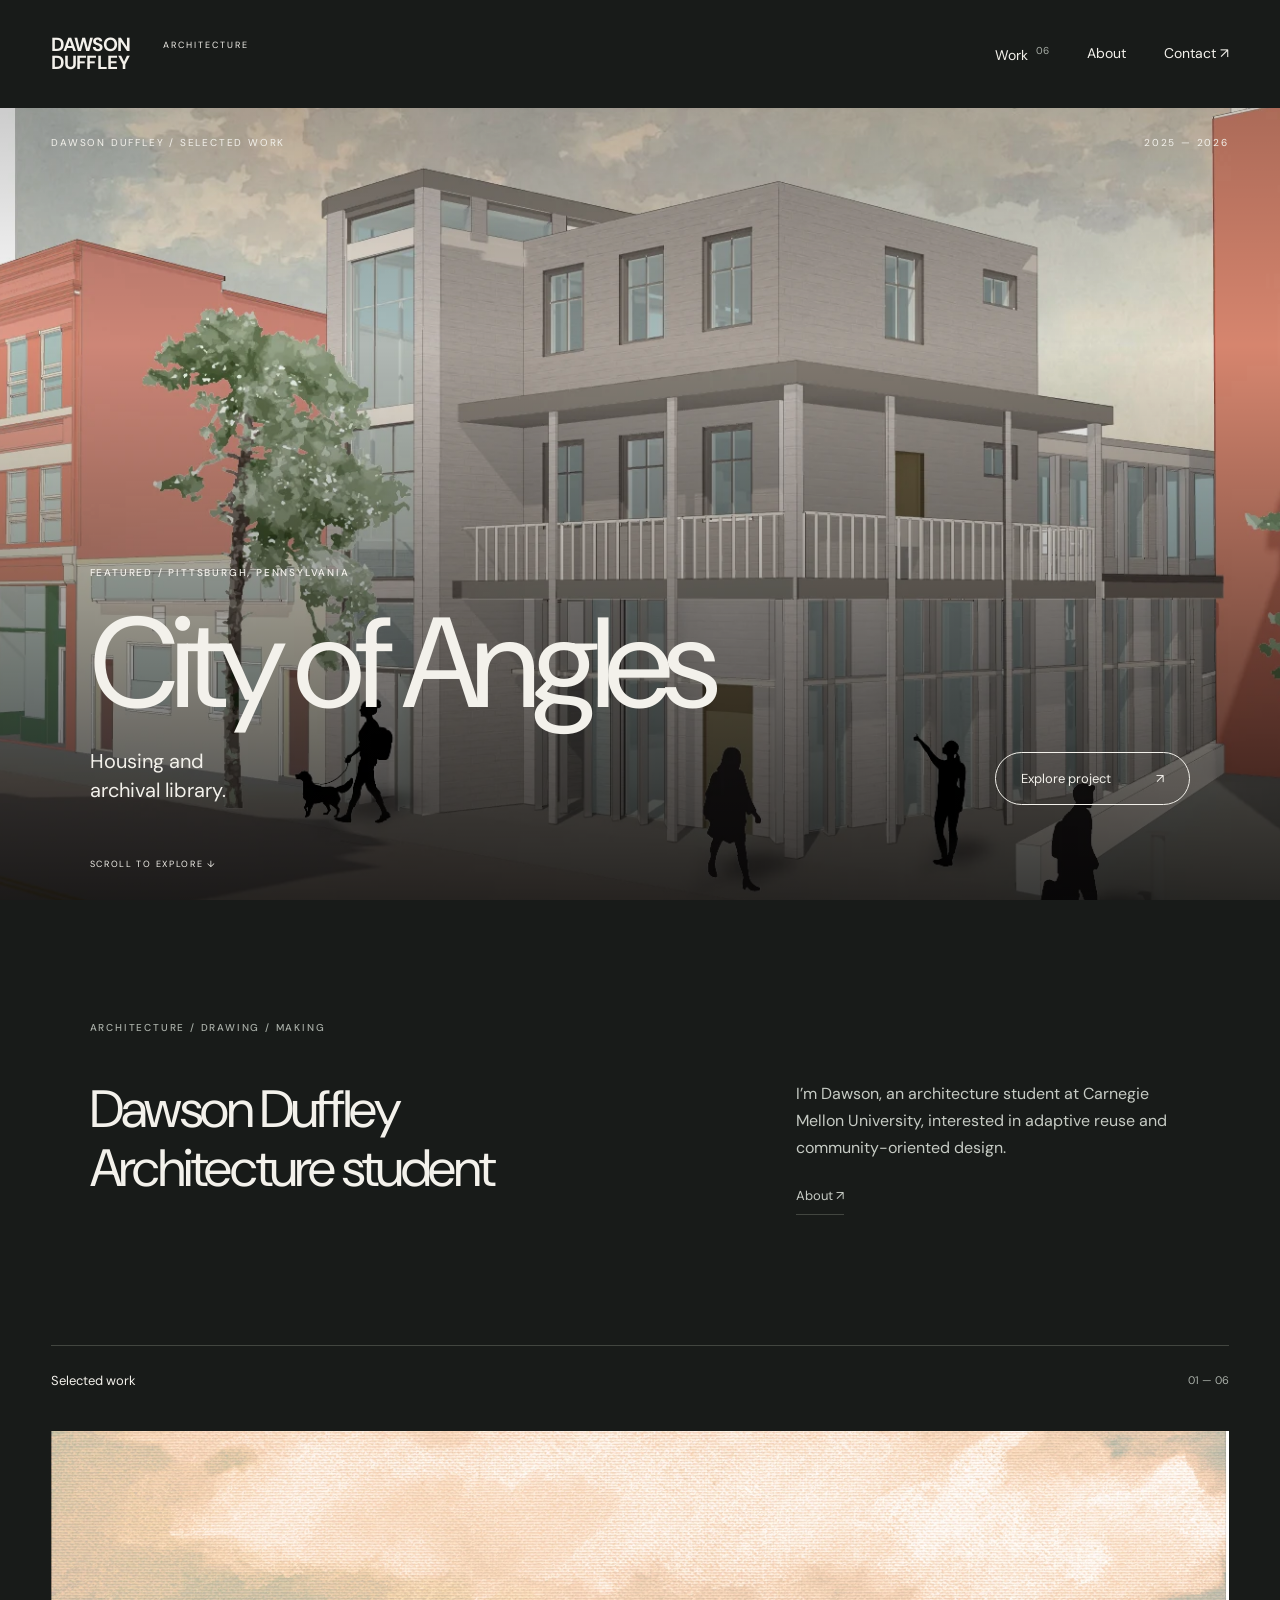
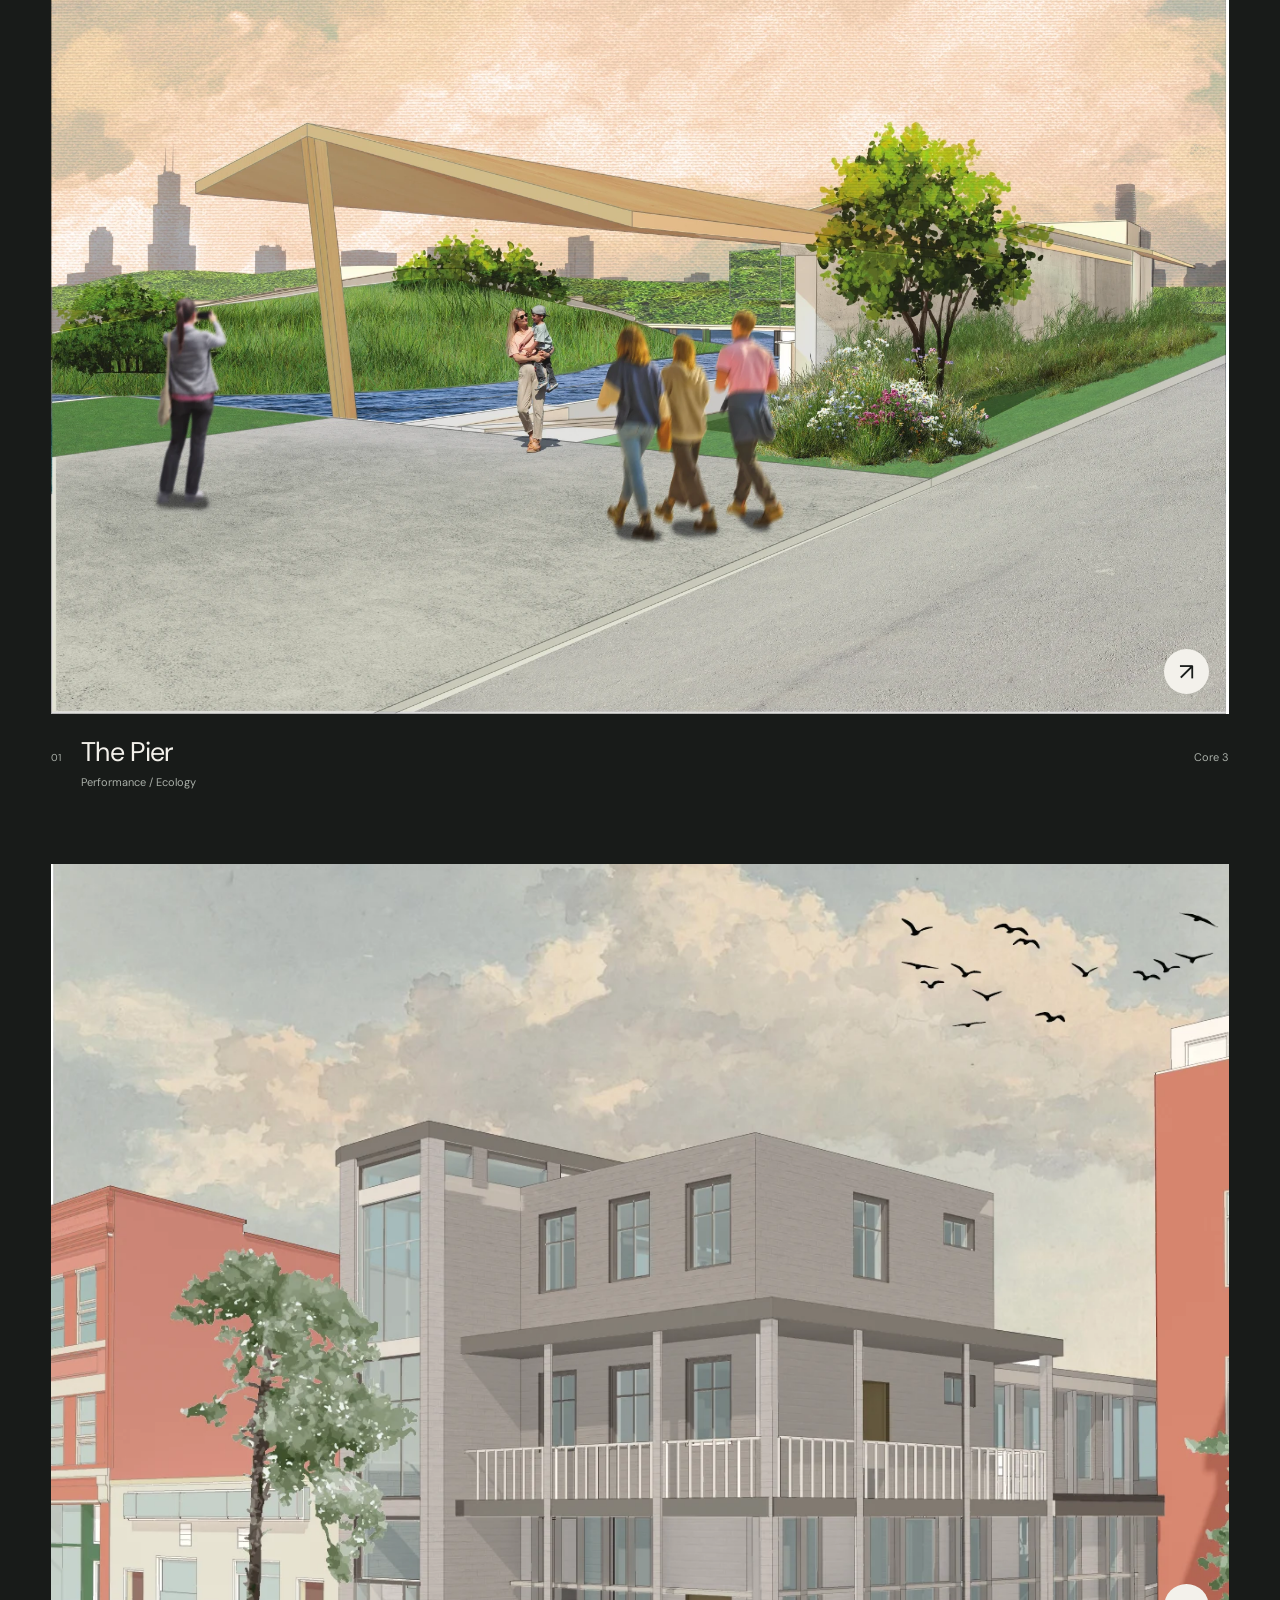
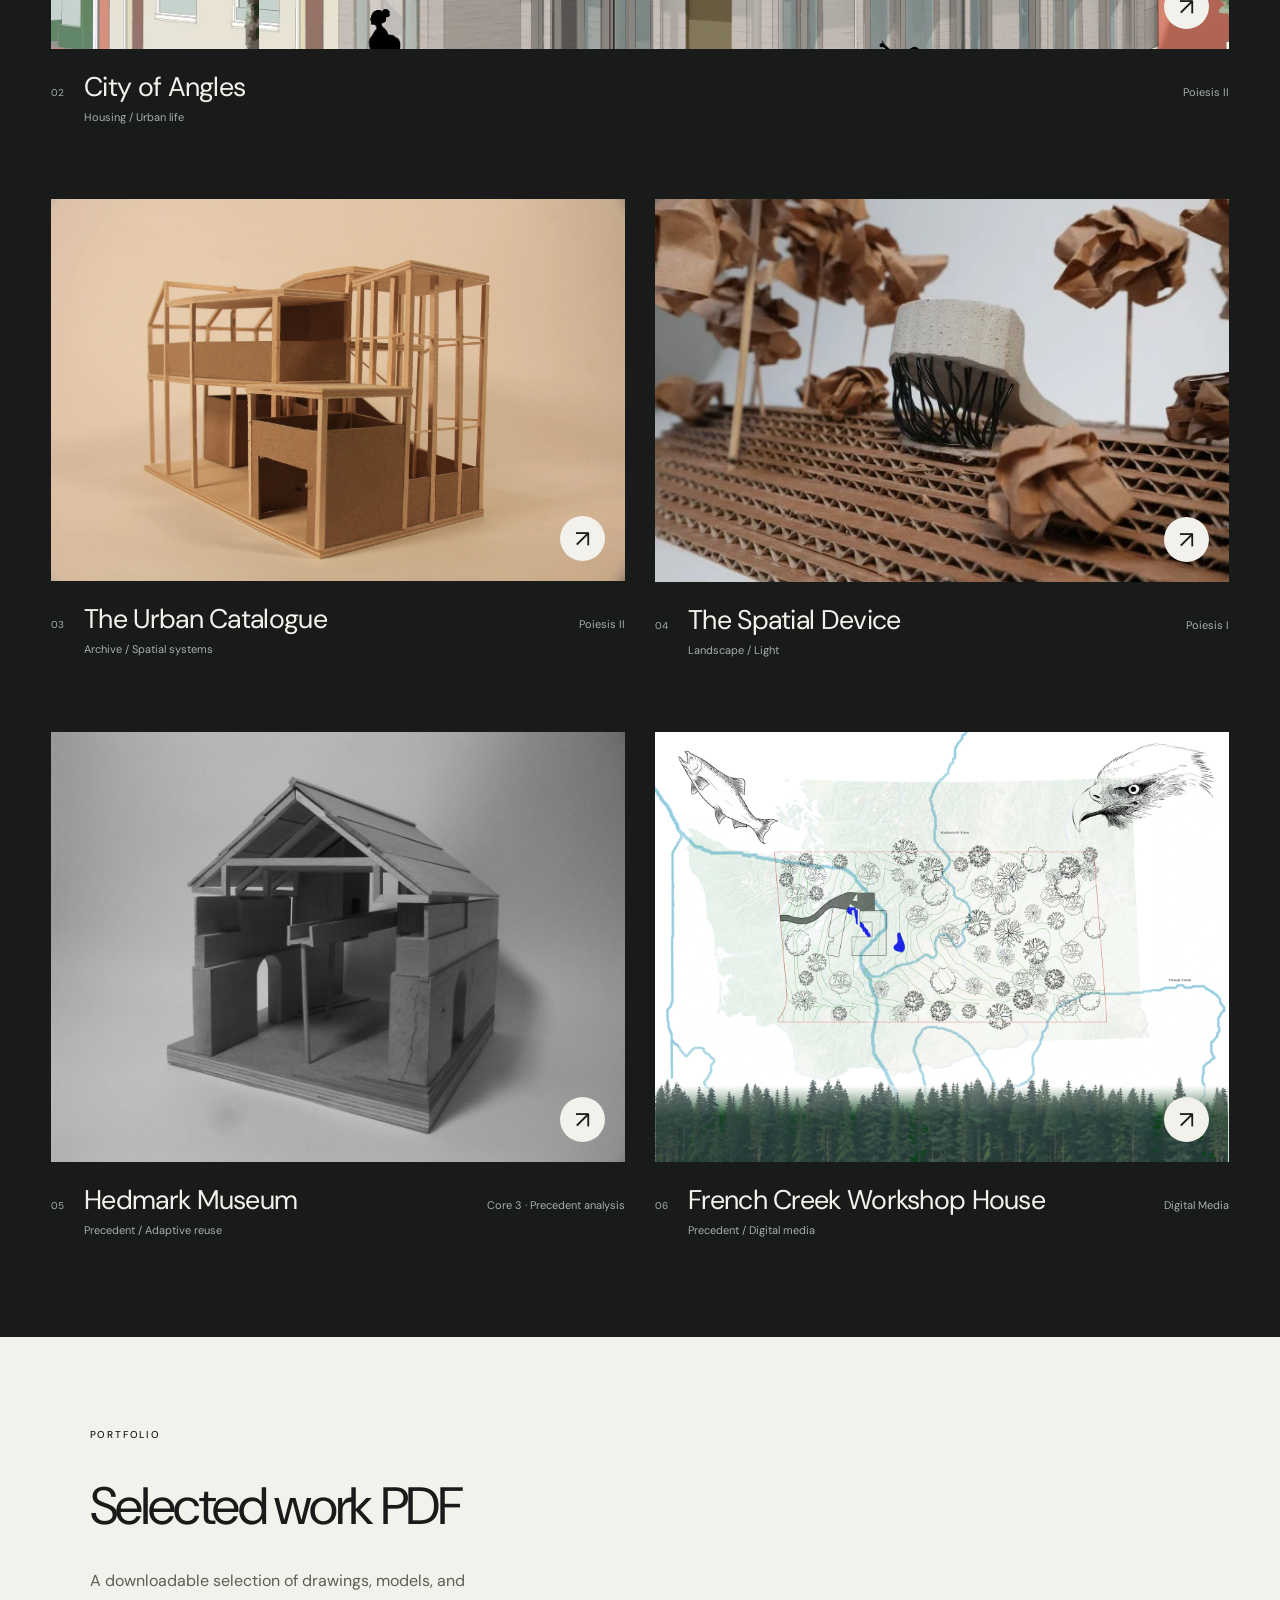
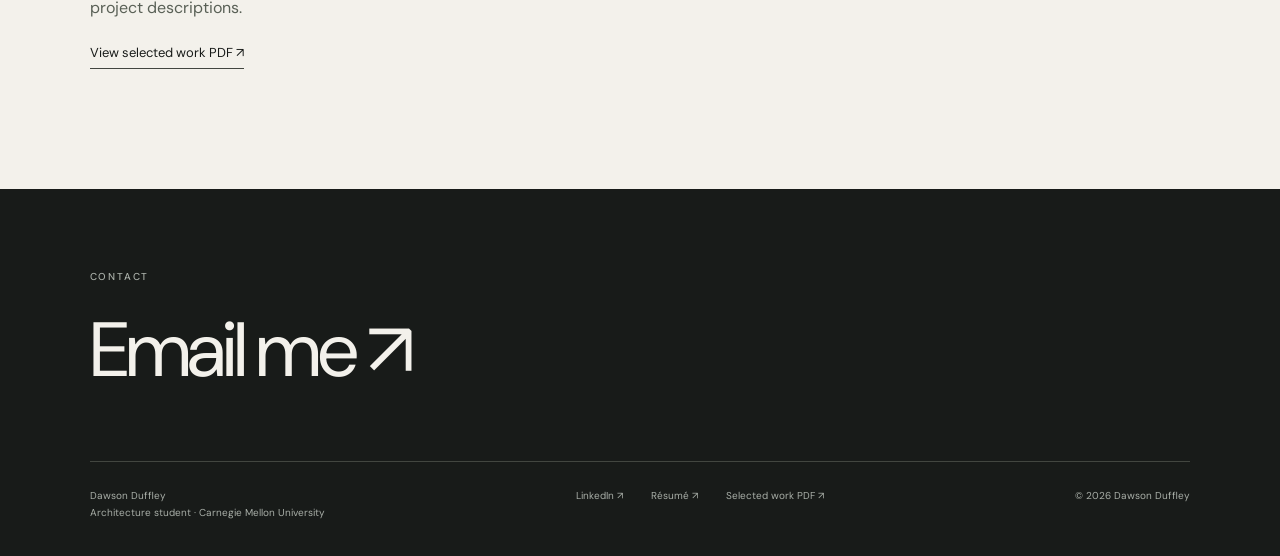
<file: index.html>
<!doctype html><html lang="en"><head><meta charset="utf-8"><meta name="viewport" content="width=device-width,initial-scale=1"><meta name="description" content="Architecture, drawing, and making. Selected work by Dawson Duffley, Carnegie Mellon University."><meta name="theme-color" content="#181b19"><title>Selected work — Dawson Duffley</title><link rel="icon" href="favicon.svg" type="image/svg+xml"><link rel="stylesheet" href="style.css?v=10"><script src="app.js" defer></script></head><body class="home"><a class="skip" href="#main">Skip to content</a><header><a class="wordmark" href="index.html" aria-label="Dawson Duffley home">DAWSON<br>DUFFLEY<span>ARCHITECTURE</span></a><nav aria-label="Main navigation"><a href="index.html#work">Work <span>06</span></a><a href="about.html">About</a><a href="mailto:dduffley@andrew.cmu.edu">Contact ↗</a></nav></header><main id="main"><section class="hero" aria-label="Featured project: City of Angles"><img class="hero-image" src="assets/house_street.webp" alt="City of Angles: street perspective in Lawrenceville" loading="eager" decoding="async" fetchpriority="high"><div class="hero-shade"></div><div class="hero-topline"><span>DAWSON DUFFLEY / SELECTED WORK</span><span>2025 — 2026</span></div><div class="hero-copy"><p class="eyebrow">FEATURED / PITTSBURGH, PENNSYLVANIA</p><h1>City of Angles</h1><div class="hero-bottom"><p>Housing and<br>archival library.</p><a class="pill" href="city-of-angles.html">Explore project <span>↗</span></a></div></div><a class="scroll" href="#work">SCROLL TO EXPLORE ↓</a></section><section class="introduction"><p class="eyebrow">ARCHITECTURE / DRAWING / MAKING</p><h2>Dawson Duffley<br>Architecture student</h2><div><p>I’m Dawson, an architecture student at Carnegie Mellon University, interested in adaptive reuse and community-oriented design.</p><a class="textlink" href="about.html">About ↗</a></div></section><section id="work" class="work"><div class="section-label"><h2>Selected work</h2><span>01 — 06</span></div><div class="project-grid"><a class="project-card card-0" href="the-pier.html"><div class="card-image"><img class="" src="assets/pier_render_alternate.webp" alt="The Pier" loading="lazy" decoding="async"><span class="card-arrow" aria-hidden="true">↗</span></div><div class="card-caption"><span class="number">01</span><div><h3>The Pier</h3><p>Performance / Ecology</p></div><span class="card-place">Core 3</span></div></a><a class="project-card card-1" href="city-of-angles.html"><div class="card-image"><img class="" src="assets/house_street.webp" alt="City of Angles" loading="lazy" decoding="async"><span class="card-arrow" aria-hidden="true">↗</span></div><div class="card-caption"><span class="number">02</span><div><h3>City of Angles</h3><p>Housing / Urban life</p></div><span class="card-place">Poiesis II</span></div></a><a class="project-card card-2" href="the-urban-catalogue.html"><div class="card-image"><img class="" src="assets/urban-model-1533.webp" alt="The Urban Catalogue" loading="lazy" decoding="async"><span class="card-arrow" aria-hidden="true">↗</span></div><div class="card-caption"><span class="number">03</span><div><h3>The Urban Catalogue</h3><p>Archive / Spatial systems</p></div><span class="card-place">Poiesis II</span></div></a><a class="project-card card-3" href="the-spatial-device.html"><div class="card-image"><img class="" src="assets/spatial-model-0.webp" alt="The Spatial Device" loading="lazy" decoding="async"><span class="card-arrow" aria-hidden="true">↗</span></div><div class="card-caption"><span class="number">04</span><div><h3>The Spatial Device</h3><p>Landscape / Light</p></div><span class="card-place">Poiesis I</span></div></a><a class="project-card card-4" href="hedmark-museum.html"><div class="card-image"><img class="" src="assets/hedmark_model_p6_0.webp" alt="Hedmark Museum" loading="lazy" decoding="async"><span class="card-arrow" aria-hidden="true">↗</span></div><div class="card-caption"><span class="number">05</span><div><h3>Hedmark Museum</h3><p>Precedent / Adaptive reuse</p></div><span class="card-place">Core 3 · Precedent analysis</span></div></a><a class="project-card card-5" href="french-creek-workshop-house.html"><div class="card-image"><img class="" src="assets/french-project-v2.webp" alt="French Creek Workshop House" loading="lazy" decoding="async"><span class="card-arrow" aria-hidden="true">↗</span></div><div class="card-caption"><span class="number">06</span><div><h3>French Creek Workshop House</h3><p>Precedent / Digital media</p></div><span class="card-place">Digital Media</span></div></a></div></section><section class="closing"><p class="eyebrow">PORTFOLIO</p><h2>Selected work PDF</h2><p>A downloadable selection of drawings, models, and project descriptions.</p><a class="textlink" href="assets/Dawson-Duffley-Selected-Work.pdf" target="_blank" rel="noopener">View selected work PDF ↗</a></section></main><footer><div class="footer-top"><p class="eyebrow">CONTACT</p><a class="contact" href="mailto:dduffley@andrew.cmu.edu">Email me ↗</a></div><div class="footer-bottom"><span>Dawson Duffley<br>Architecture student · Carnegie Mellon University</span><div><a href="https://www.linkedin.com/in/dawson-duffley/" target="_blank" rel="noopener noreferrer">LinkedIn ↗</a><a href="assets/Dawson-Duffley-Resume.pdf" target="_blank" rel="noopener">Résumé ↗</a><a href="assets/Dawson-Duffley-Selected-Work.pdf" target="_blank" rel="noopener">Selected work PDF ↗</a></div><span>© 2026 Dawson Duffley</span></div></footer></body></html>
</file>
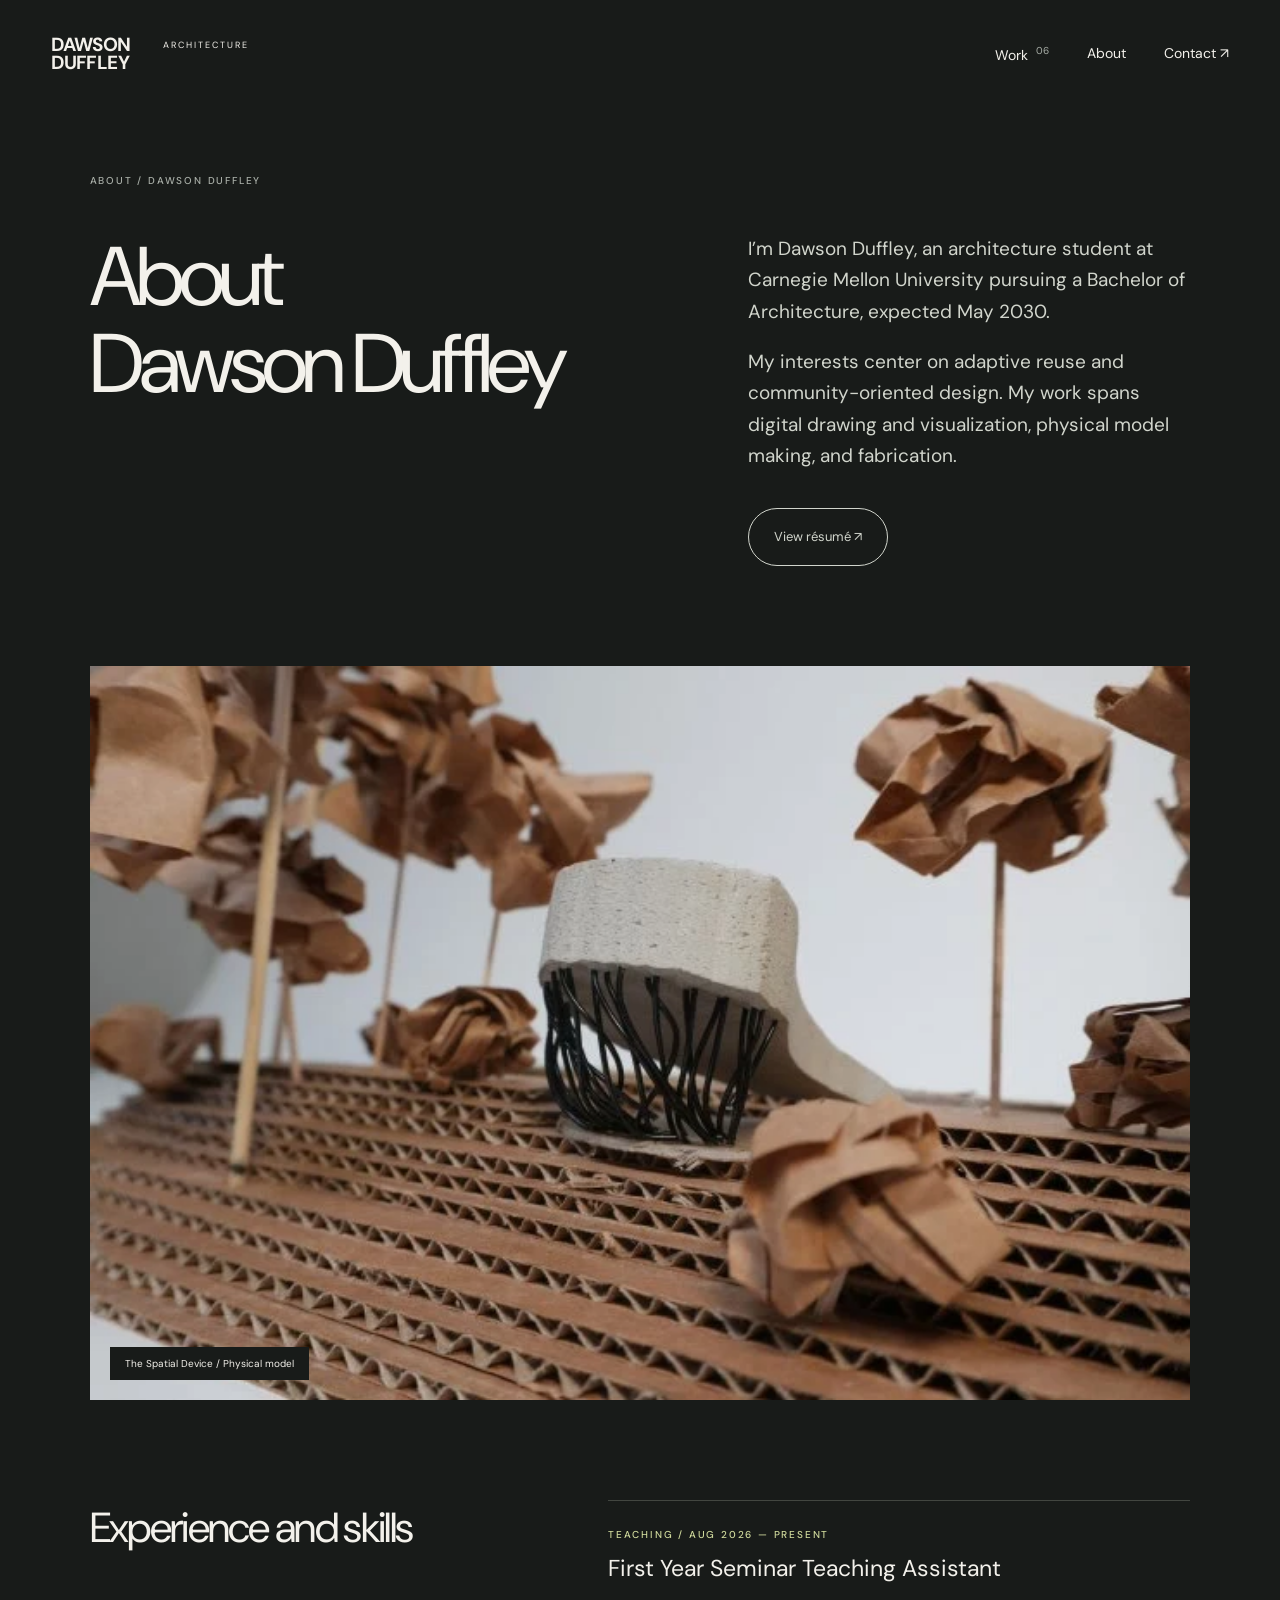
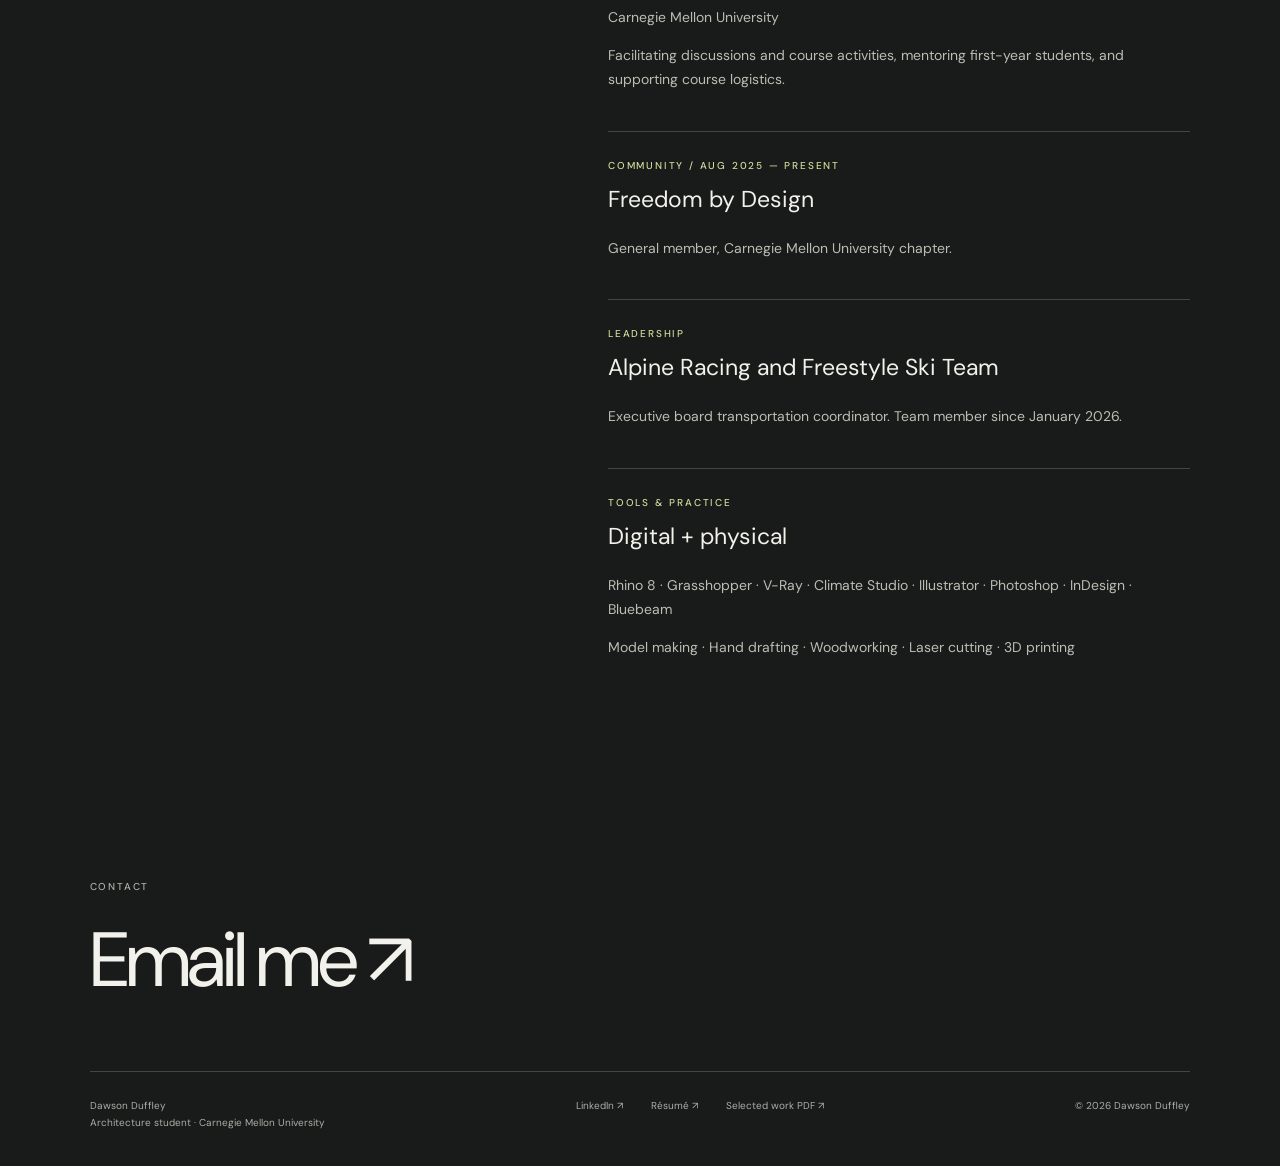
<file: about.html>
<!doctype html><html lang="en"><head><meta charset="utf-8"><meta name="viewport" content="width=device-width,initial-scale=1"><meta name="description" content="Dawson Duffley is an architecture student at Carnegie Mellon University interested in adaptive reuse and community-oriented design."><meta name="theme-color" content="#181b19"><title>About — Dawson Duffley</title><link rel="icon" href="favicon.svg" type="image/svg+xml"><link rel="stylesheet" href="style.css?v=10"><script src="app.js" defer></script></head><body class="about-page"><a class="skip" href="#main">Skip to content</a><header><a class="wordmark" href="index.html" aria-label="Dawson Duffley home">DAWSON<br>DUFFLEY<span>ARCHITECTURE</span></a><nav aria-label="Main navigation"><a href="index.html#work">Work <span>06</span></a><a href="about.html">About</a><a href="mailto:dduffley@andrew.cmu.edu">Contact ↗</a></nav></header><main id="main"><section class="about-heading"><p class="eyebrow">ABOUT / DAWSON DUFFLEY</p><h1>About<br>Dawson Duffley</h1><div class="about-lead"><p>I’m Dawson Duffley, an architecture student at Carnegie Mellon University pursuing a Bachelor of Architecture, expected May 2030.</p><p>My interests center on adaptive reuse and community-oriented design. My work spans digital drawing and visualization, physical model making, and fabrication.</p><a class="pill" href="assets/Dawson-Duffley-Resume.pdf" target="_blank" rel="noopener">View résumé ↗</a></div></section><div class="about-image"><img class="" src="assets/spatial-model-0.webp" alt="Physical model of The Spatial Device" loading="lazy" decoding="async"><span>The Spatial Device / Physical model</span></div><section class="about-details"><h2>Experience and skills</h2><div><article><p class="eyebrow">TEACHING / AUG 2026 — PRESENT</p><h3>First Year Seminar Teaching Assistant</h3><p>Carnegie Mellon University</p><p>Facilitating discussions and course activities, mentoring first-year students, and supporting course logistics.</p></article><article><p class="eyebrow">COMMUNITY / AUG 2025 — PRESENT</p><h3>Freedom by Design</h3><p>General member, Carnegie Mellon University chapter.</p></article><article><p class="eyebrow">LEADERSHIP</p><h3>Alpine Racing and Freestyle Ski Team</h3><p>Executive board transportation coordinator. Team member since January 2026.</p></article><article><p class="eyebrow">TOOLS & PRACTICE</p><h3>Digital + physical</h3><p>Rhino 8 · Grasshopper · V-Ray · Climate Studio · Illustrator · Photoshop · InDesign · Bluebeam</p><p>Model making · Hand drafting · Woodworking · Laser cutting · 3D printing</p></article></div></section></main><footer><div class="footer-top"><p class="eyebrow">CONTACT</p><a class="contact" href="mailto:dduffley@andrew.cmu.edu">Email me ↗</a></div><div class="footer-bottom"><span>Dawson Duffley<br>Architecture student · Carnegie Mellon University</span><div><a href="https://www.linkedin.com/in/dawson-duffley/" target="_blank" rel="noopener noreferrer">LinkedIn ↗</a><a href="assets/Dawson-Duffley-Resume.pdf" target="_blank" rel="noopener">Résumé ↗</a><a href="assets/Dawson-Duffley-Selected-Work.pdf" target="_blank" rel="noopener">Selected work PDF ↗</a></div><span>© 2026 Dawson Duffley</span></div></footer></body></html>
</file>
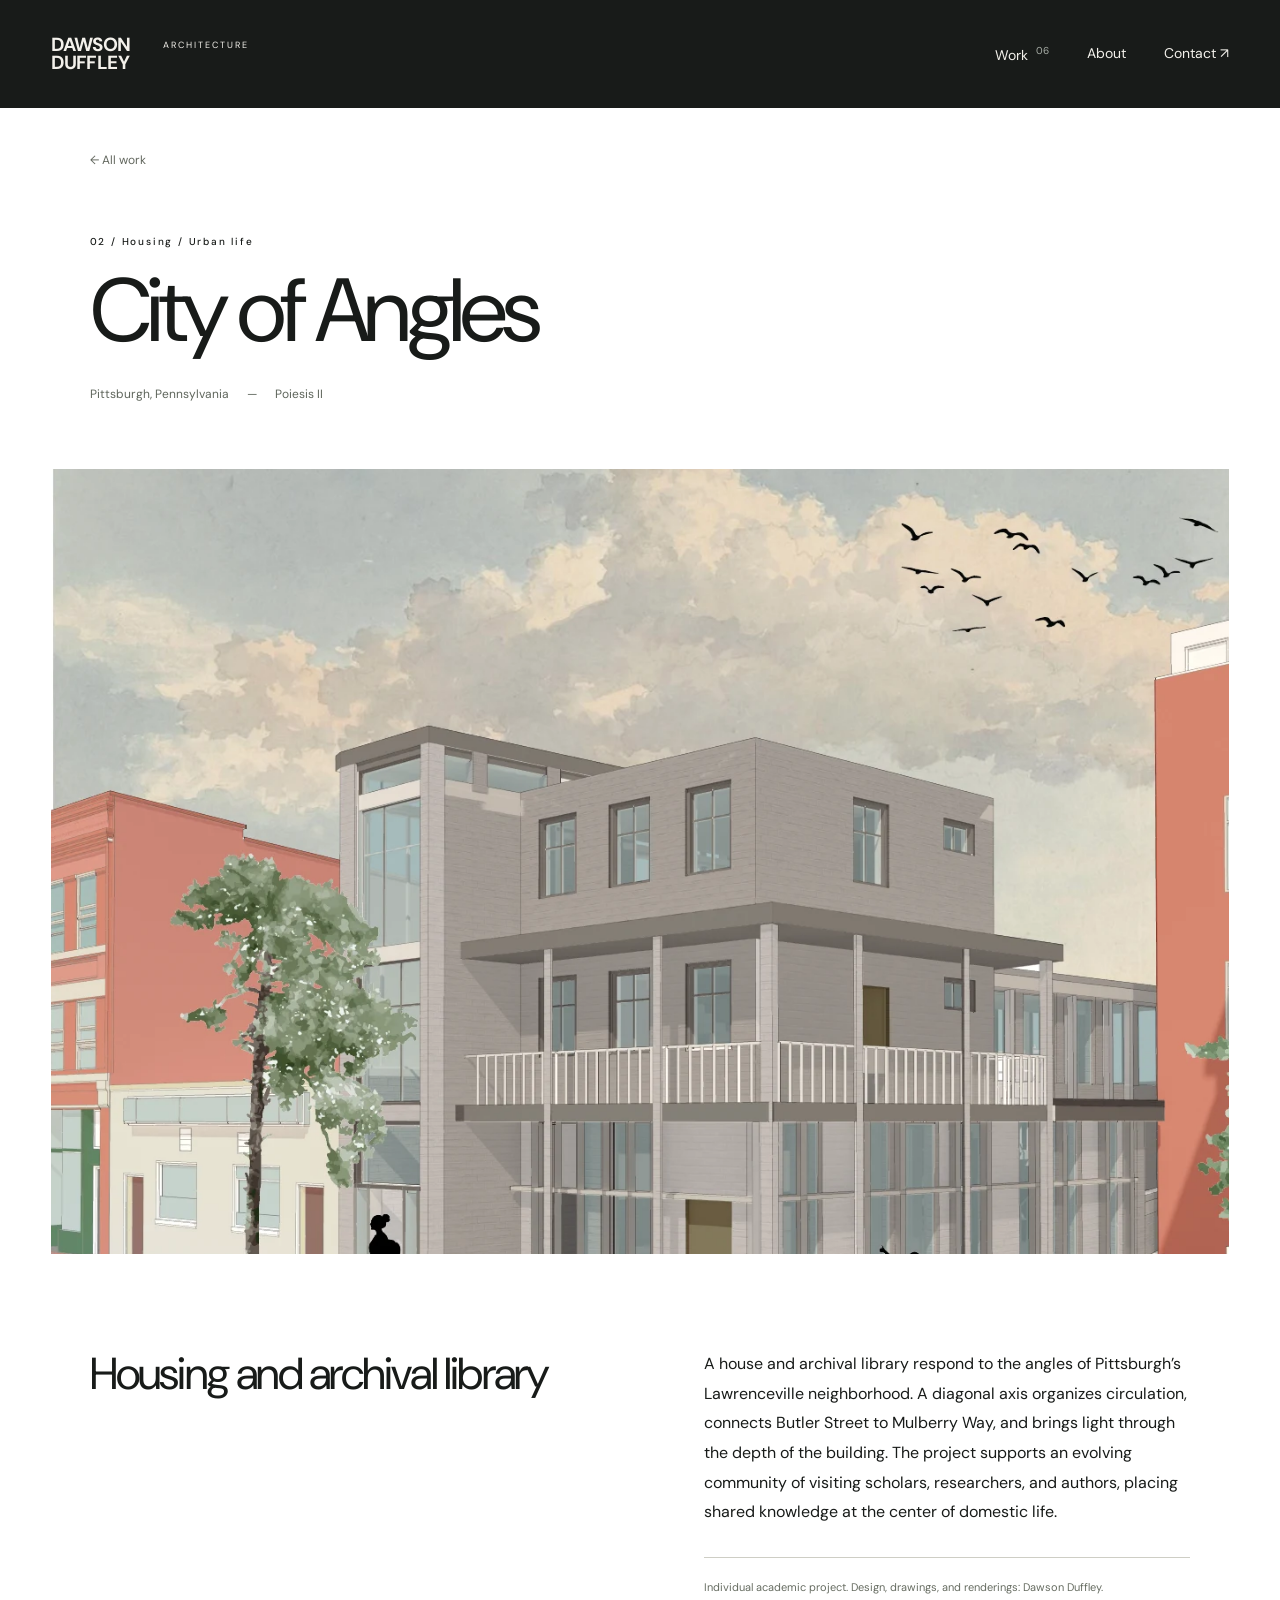
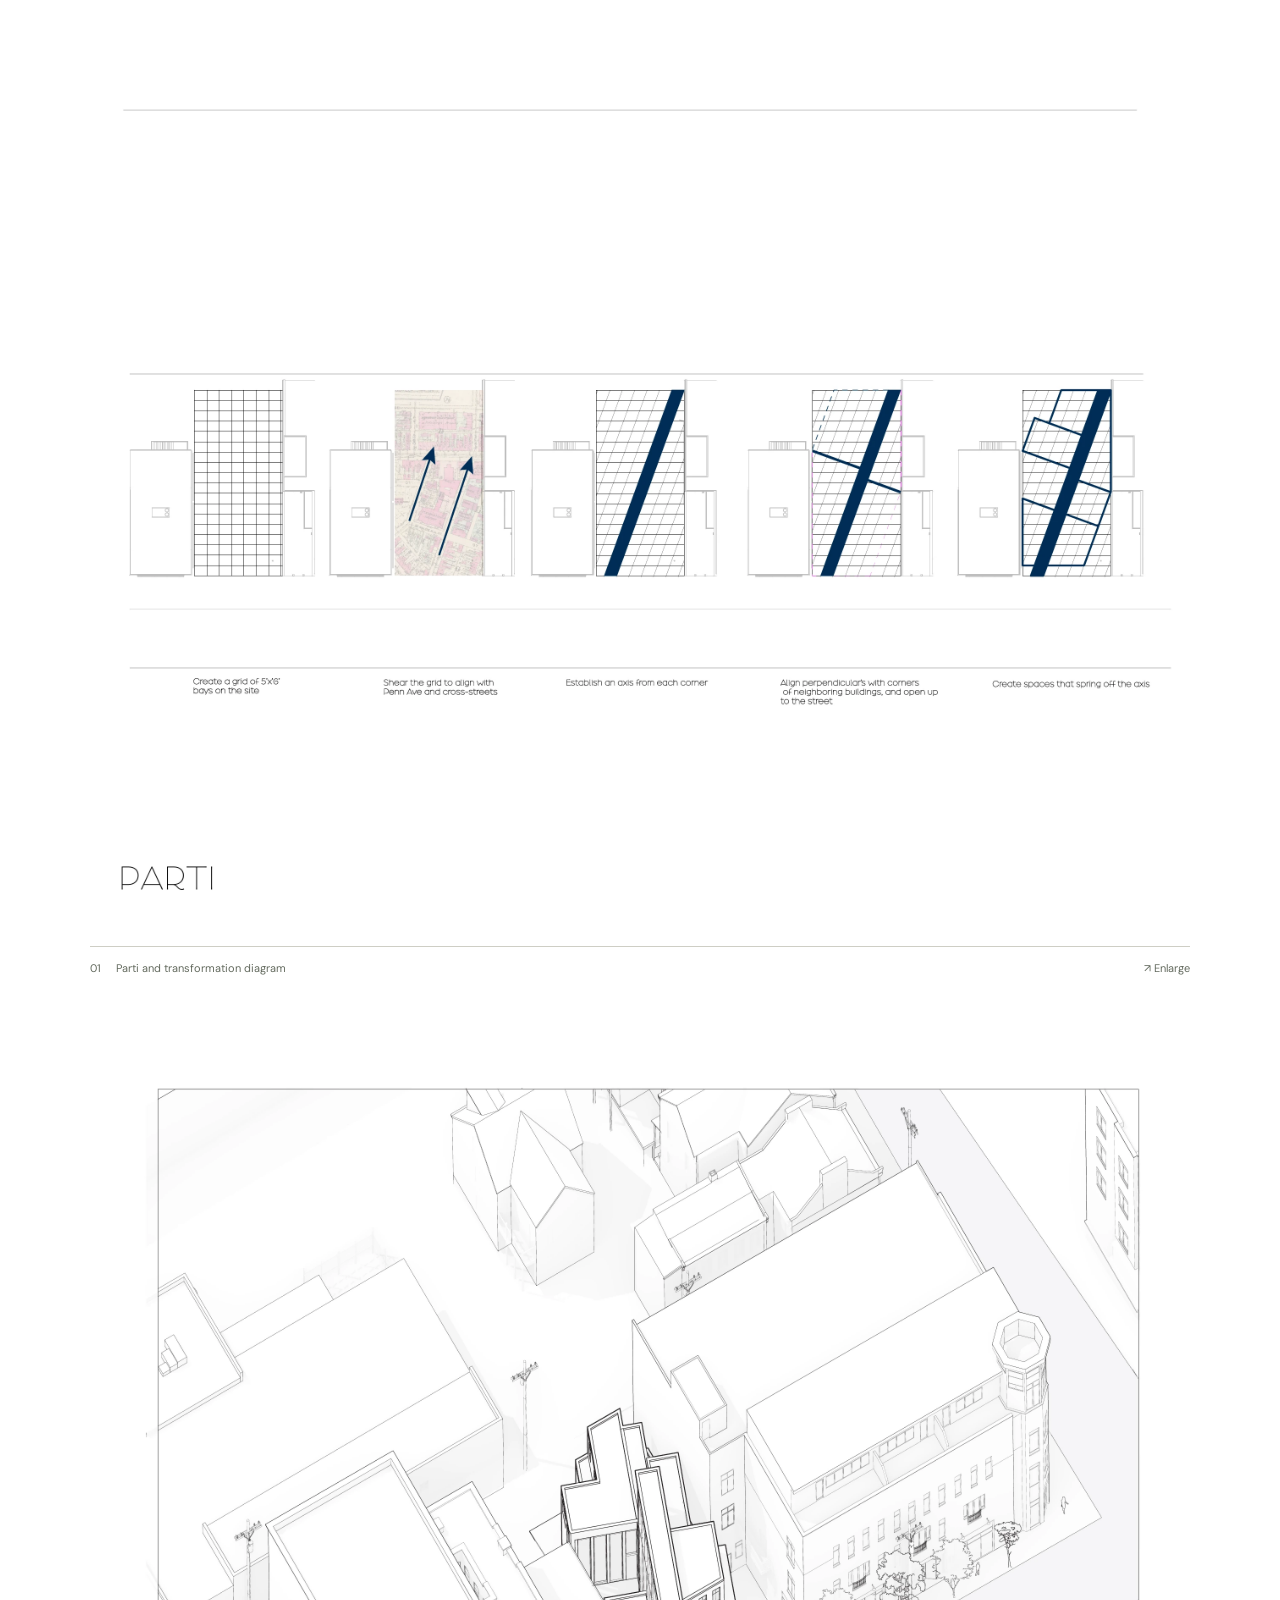
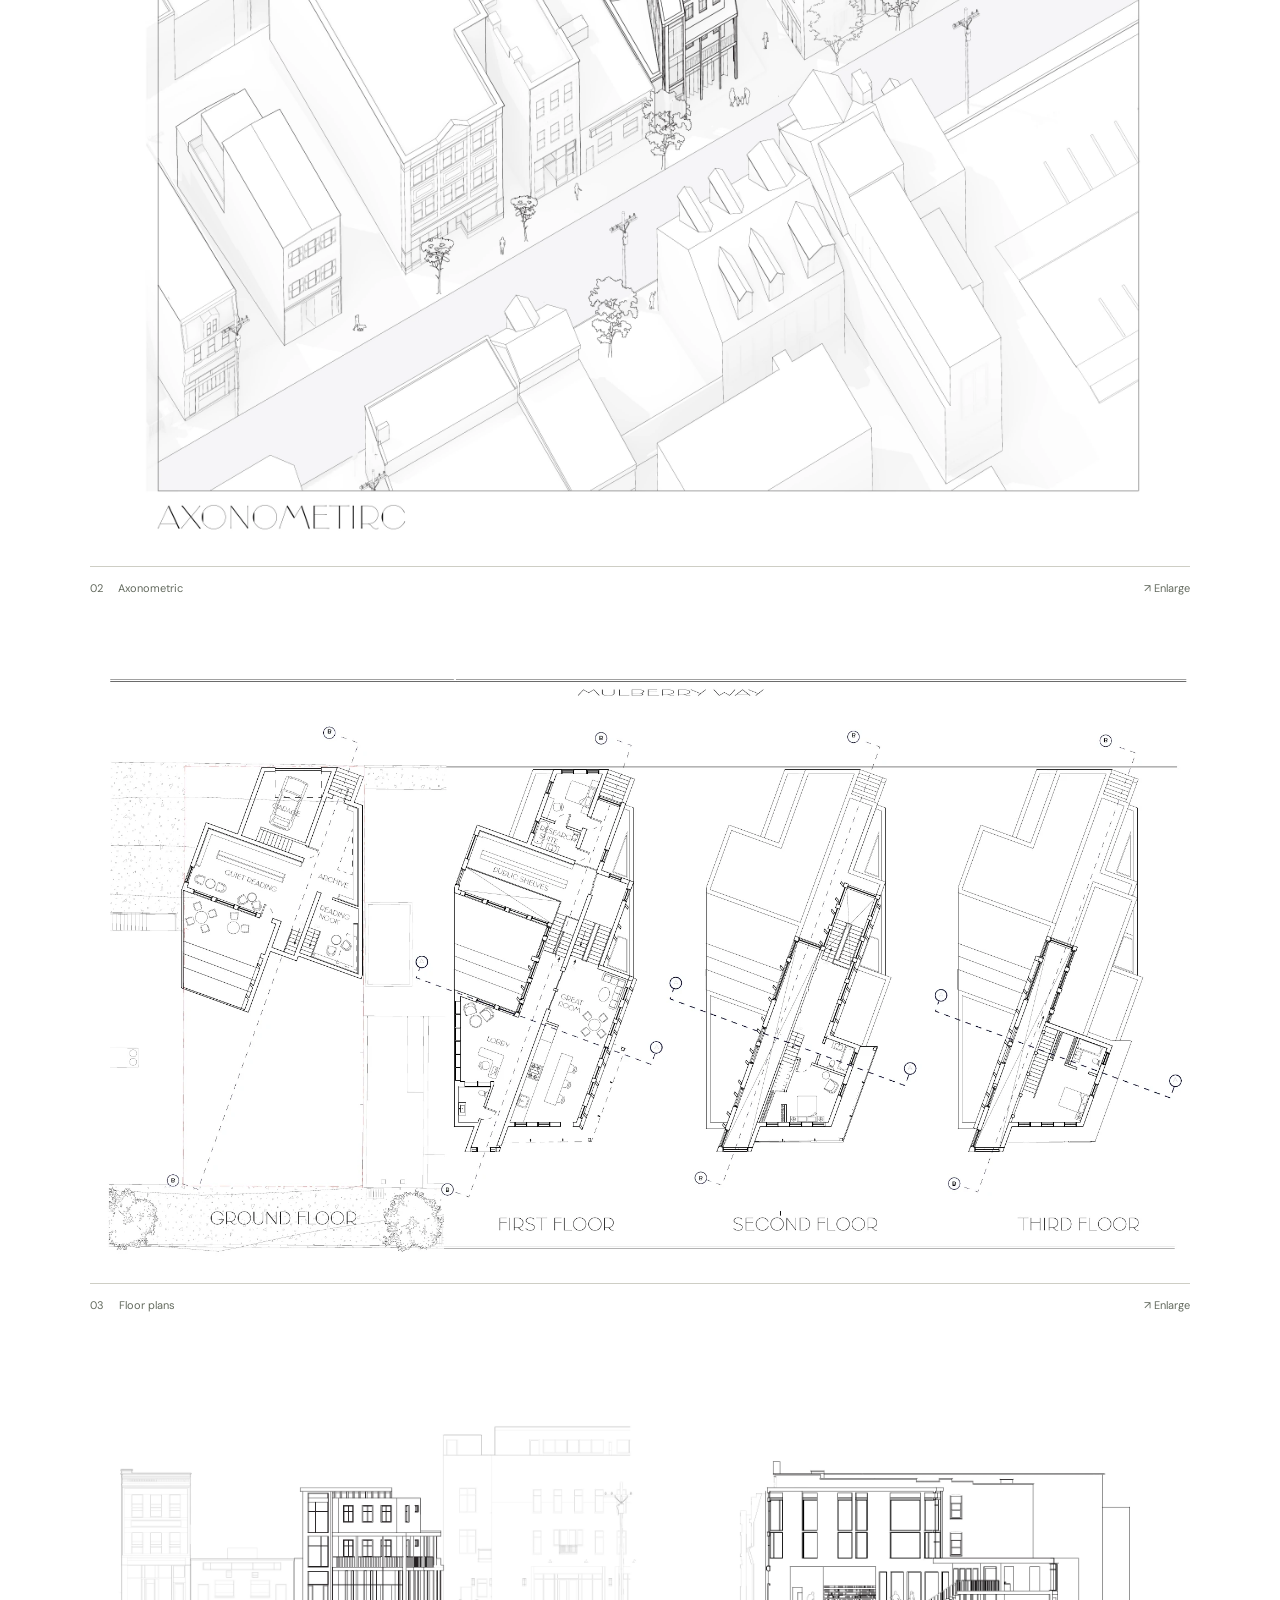
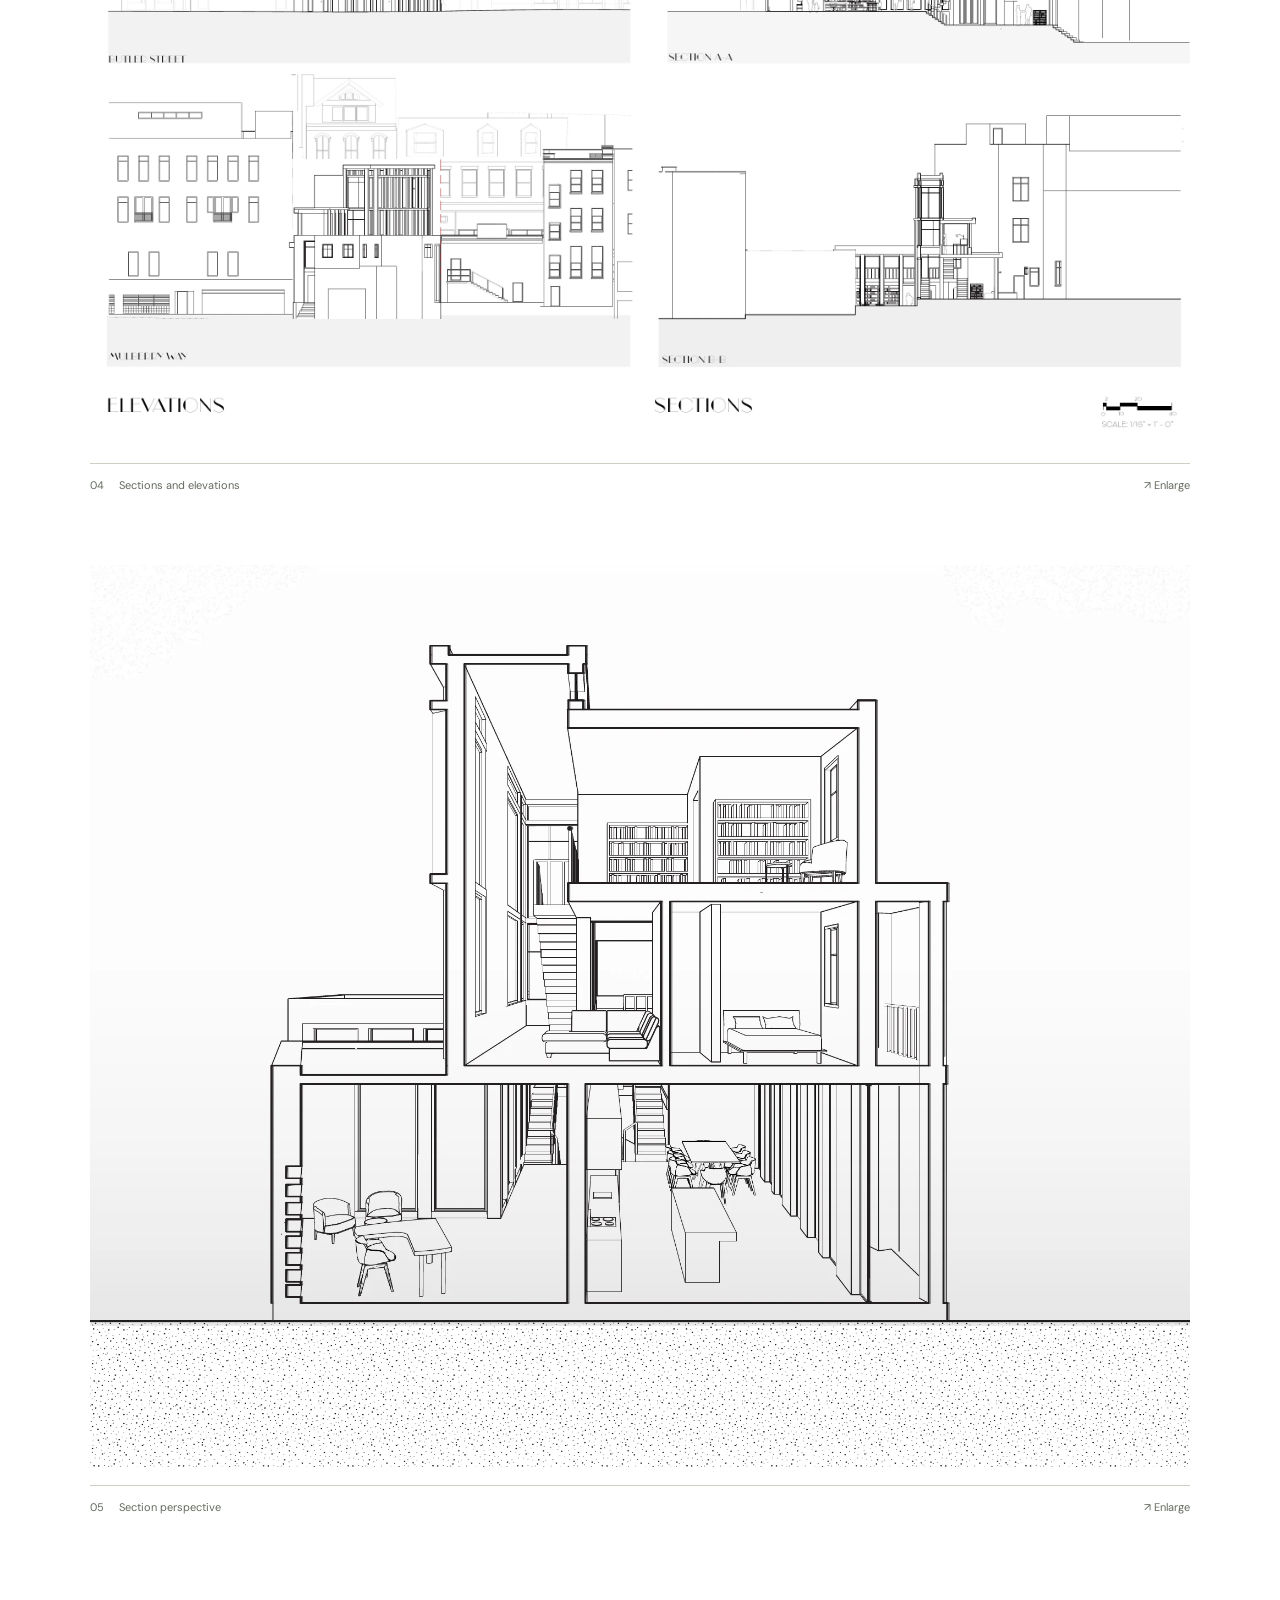
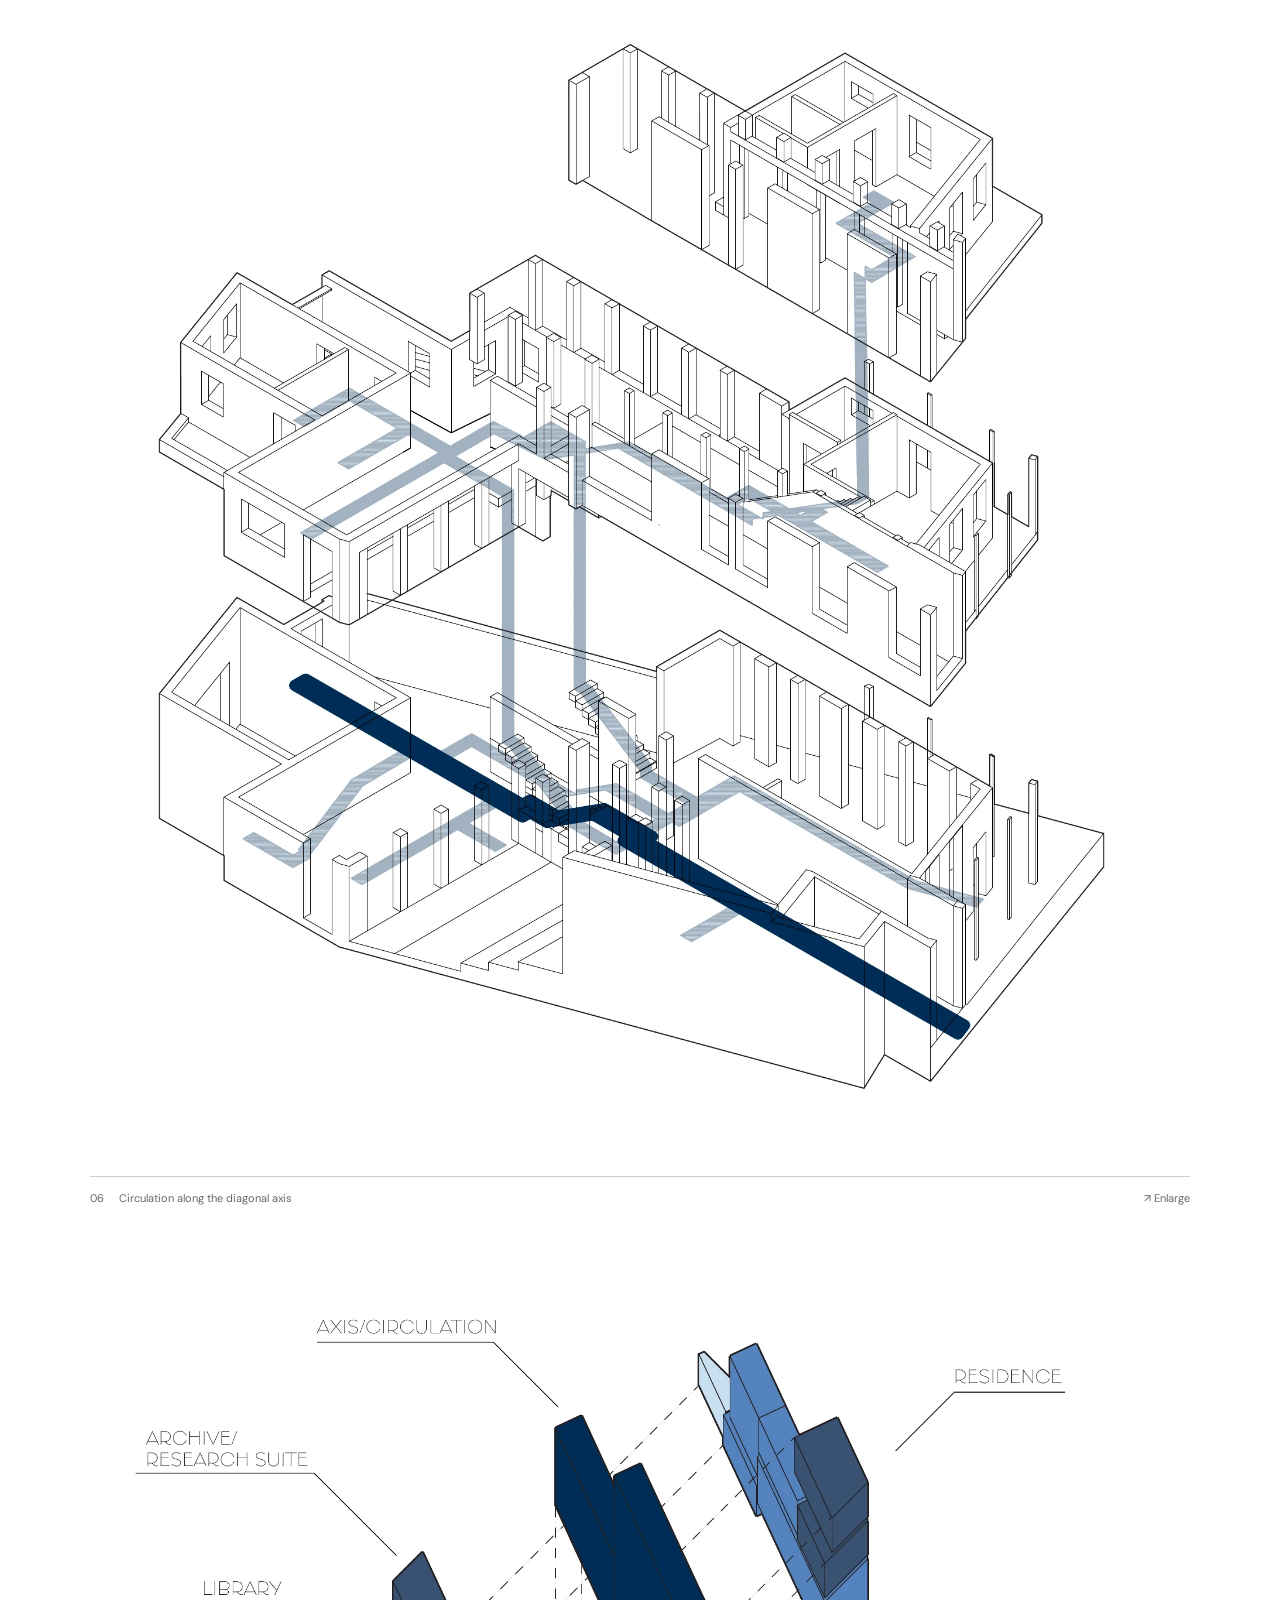
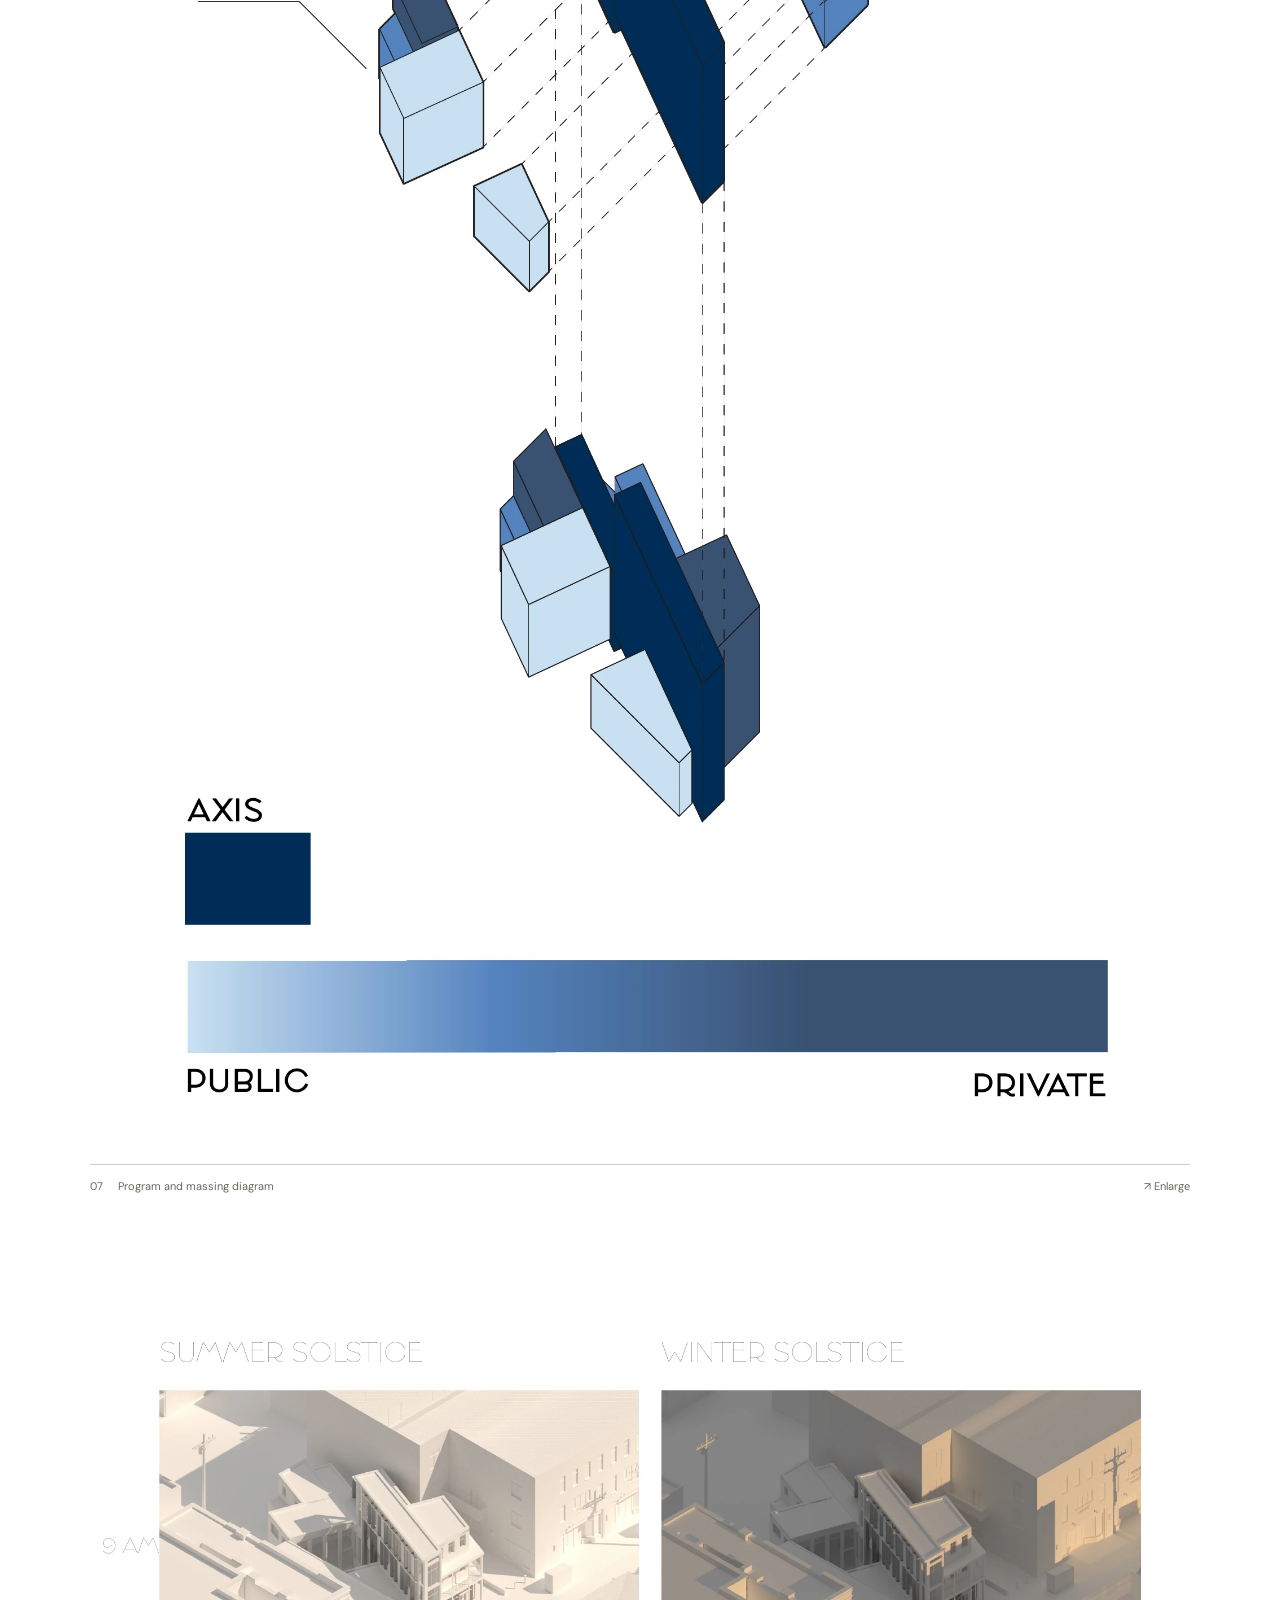
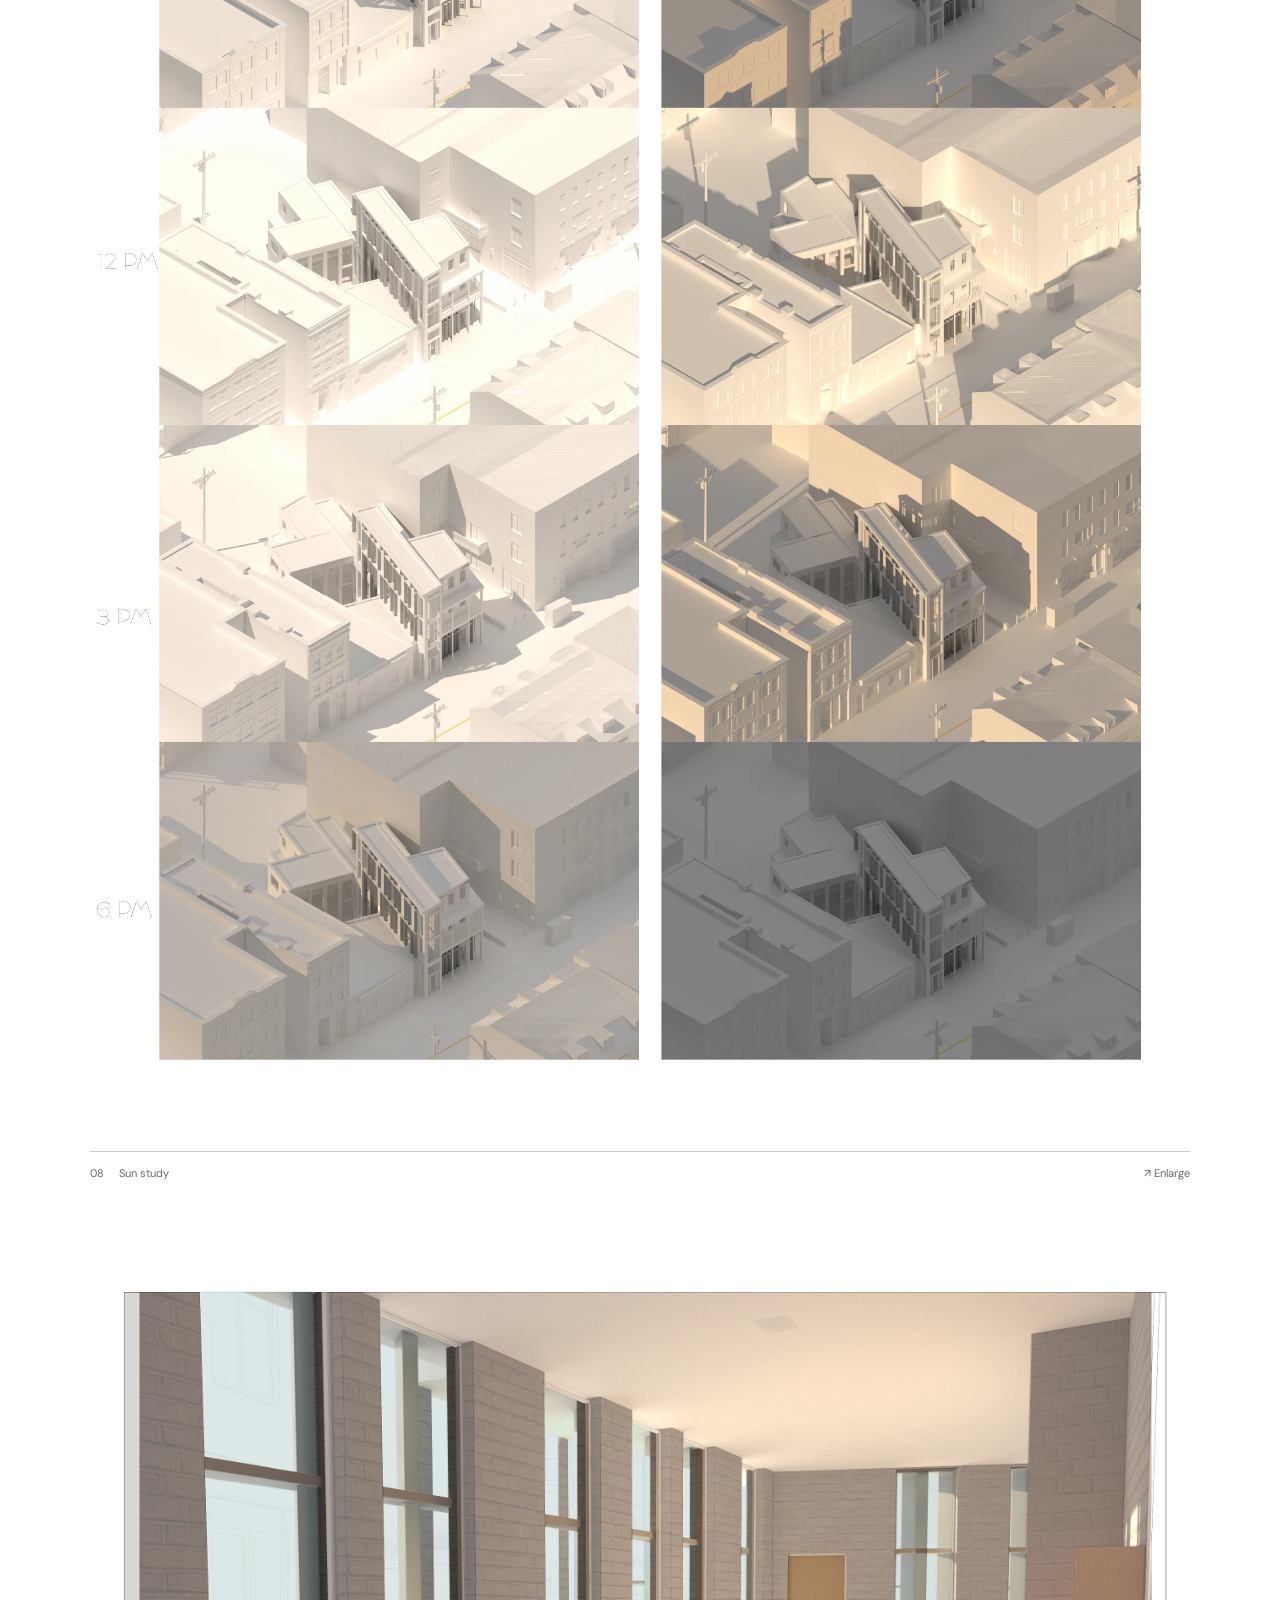
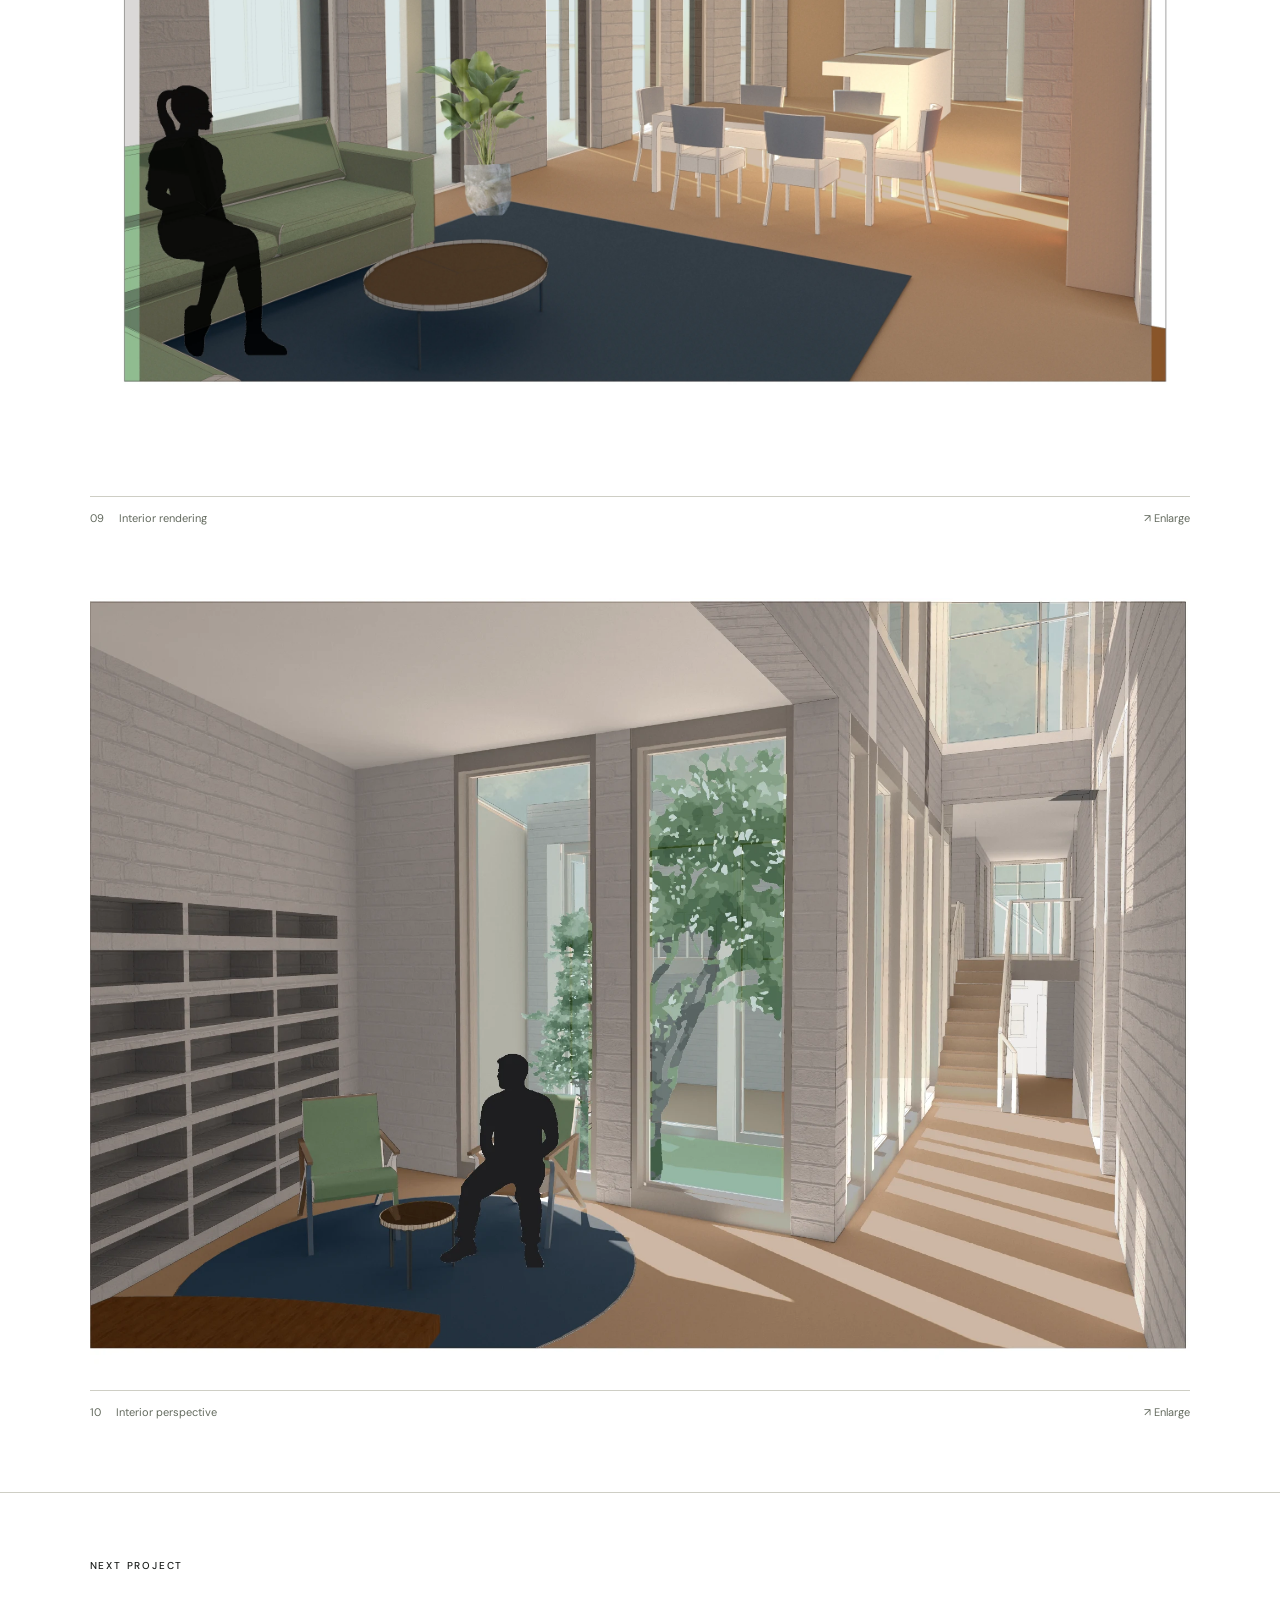
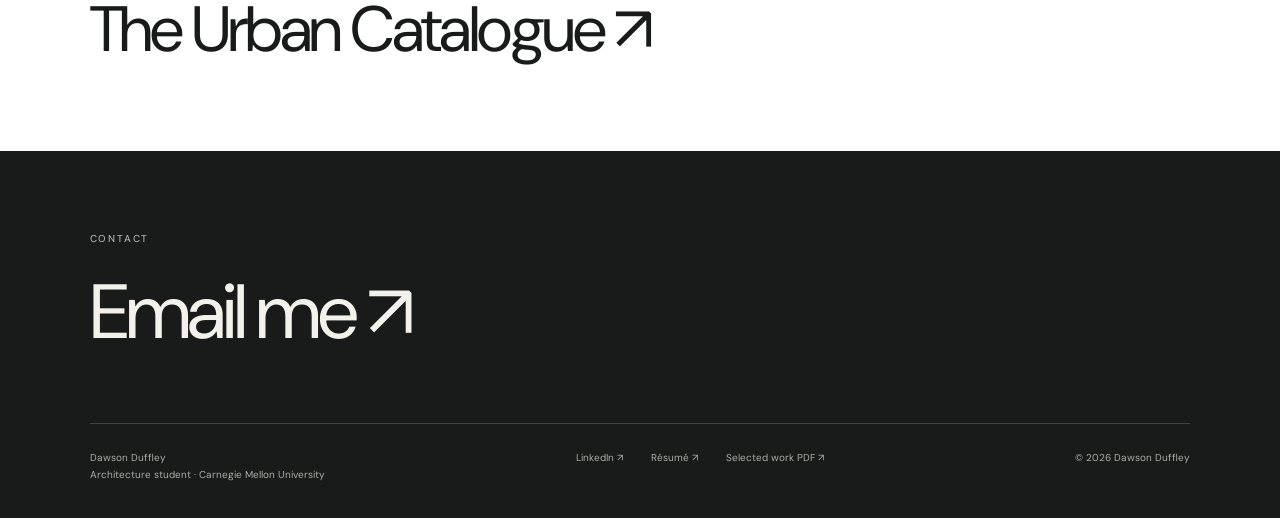
<file: city-of-angles.html>
<!doctype html><html lang="en"><head><meta charset="utf-8"><meta name="viewport" content="width=device-width,initial-scale=1"><meta name="description" content="Housing and archival library"><meta name="theme-color" content="#181b19"><title>City of Angles — Dawson Duffley</title><link rel="icon" href="favicon.svg" type="image/svg+xml"><link rel="stylesheet" href="style.css?v=10"><script src="app.js" defer></script></head><body class="project-page"><a class="skip" href="#main">Skip to content</a><header><a class="wordmark" href="index.html" aria-label="Dawson Duffley home">DAWSON<br>DUFFLEY<span>ARCHITECTURE</span></a><nav aria-label="Main navigation"><a href="index.html#work">Work <span>06</span></a><a href="about.html">About</a><a href="mailto:dduffley@andrew.cmu.edu">Contact ↗</a></nav></header><main id="main"><section class="project-heading"><a class="back" href="index.html#work">← All work</a><div class="project-title"><p class="eyebrow">02 / Housing / Urban life</p><h1>City of Angles</h1><p>Pittsburgh, Pennsylvania <span>—</span> Poiesis II</p></div></section><div class="project-cover"><img class="" src="assets/house_street.webp" alt="City of Angles" loading="eager" decoding="async" fetchpriority="high"></div><section class="project-intro"><h2>Housing and archival library</h2><div><p>A house and archival library respond to the angles of Pittsburgh’s Lawrenceville neighborhood. A diagonal axis organizes circulation, connects Butler Street to Mulberry Way, and brings light through the depth of the building. The project supports an evolving community of visiting scholars, researchers, and authors, placing shared knowledge at the center of domestic life.</p><p class="credits">Individual academic project. Design, drawings, and renderings: Dawson Duffley.</p></div></section><section class="gallery" aria-label="Project drawings and images"><figure><a class="zoom" href="assets/house-parti.webp" aria-label="Enlarge: Parti and transformation diagram"><img class="" src="assets/house-parti.webp" alt="Parti and transformation diagram" loading="lazy" decoding="async"></a><figcaption><span>01</span>Parti and transformation diagram<span class="enlarge">↗ Enlarge</span></figcaption></figure><figure><a class="zoom" href="assets/house-axonometric.webp" aria-label="Enlarge: Axonometric"><img class="" src="assets/house-axonometric.webp" alt="Axonometric" loading="lazy" decoding="async"></a><figcaption><span>02</span>Axonometric<span class="enlarge">↗ Enlarge</span></figcaption></figure><figure><a class="zoom" href="assets/house_plans.webp" aria-label="Enlarge: Floor plans"><img class="" src="assets/house_plans.webp" alt="Floor plans" loading="lazy" decoding="async"></a><figcaption><span>03</span>Floor plans<span class="enlarge">↗ Enlarge</span></figcaption></figure><figure><a class="zoom" href="assets/house-sections-elevations.webp" aria-label="Enlarge: Sections and elevations"><img class="" src="assets/house-sections-elevations.webp" alt="Sections and elevations" loading="lazy" decoding="async"></a><figcaption><span>04</span>Sections and elevations<span class="enlarge">↗ Enlarge</span></figcaption></figure><figure><a class="zoom" href="assets/house_section.webp" aria-label="Enlarge: Section perspective"><img class="" src="assets/house_section.webp" alt="Section perspective" loading="lazy" decoding="async"></a><figcaption><span>05</span>Section perspective<span class="enlarge">↗ Enlarge</span></figcaption></figure><figure><a class="zoom" href="assets/house_circulation.webp" aria-label="Enlarge: Circulation along the diagonal axis"><img class="" src="assets/house_circulation.webp" alt="Circulation along the diagonal axis" loading="lazy" decoding="async"></a><figcaption><span>06</span>Circulation along the diagonal axis<span class="enlarge">↗ Enlarge</span></figcaption></figure><figure><a class="zoom" href="assets/house-program.webp" aria-label="Enlarge: Program and massing diagram"><img class="" src="assets/house-program.webp" alt="Program and massing diagram" loading="lazy" decoding="async"></a><figcaption><span>07</span>Program and massing diagram<span class="enlarge">↗ Enlarge</span></figcaption></figure><figure><a class="zoom" href="assets/house-sun.webp" aria-label="Enlarge: Sun study"><img class="" src="assets/house-sun.webp" alt="Sun study" loading="lazy" decoding="async"></a><figcaption><span>08</span>Sun study<span class="enlarge">↗ Enlarge</span></figcaption></figure><figure><a class="zoom" href="assets/house-render-2.webp" aria-label="Enlarge: Interior rendering"><img class="" src="assets/house-render-2.webp" alt="Interior rendering" loading="lazy" decoding="async"></a><figcaption><span>09</span>Interior rendering<span class="enlarge">↗ Enlarge</span></figcaption></figure><figure><a class="zoom" href="assets/house_interior.webp" aria-label="Enlarge: Interior perspective"><img class="" src="assets/house_interior.webp" alt="Interior perspective" loading="lazy" decoding="async"></a><figcaption><span>10</span>Interior perspective<span class="enlarge">↗ Enlarge</span></figcaption></figure></section><a class="next-project" href="the-urban-catalogue.html"><span class="eyebrow">NEXT PROJECT</span><span>The Urban Catalogue ↗</span></a></main><dialog class="lightbox"><button class="close-lightbox" aria-label="Close enlarged image">Close ×</button><img alt=""><p></p></dialog><footer><div class="footer-top"><p class="eyebrow">CONTACT</p><a class="contact" href="mailto:dduffley@andrew.cmu.edu">Email me ↗</a></div><div class="footer-bottom"><span>Dawson Duffley<br>Architecture student · Carnegie Mellon University</span><div><a href="https://www.linkedin.com/in/dawson-duffley/" target="_blank" rel="noopener noreferrer">LinkedIn ↗</a><a href="assets/Dawson-Duffley-Resume.pdf" target="_blank" rel="noopener">Résumé ↗</a><a href="assets/Dawson-Duffley-Selected-Work.pdf" target="_blank" rel="noopener">Selected work PDF ↗</a></div><span>© 2026 Dawson Duffley</span></div></footer></body></html>
</file>
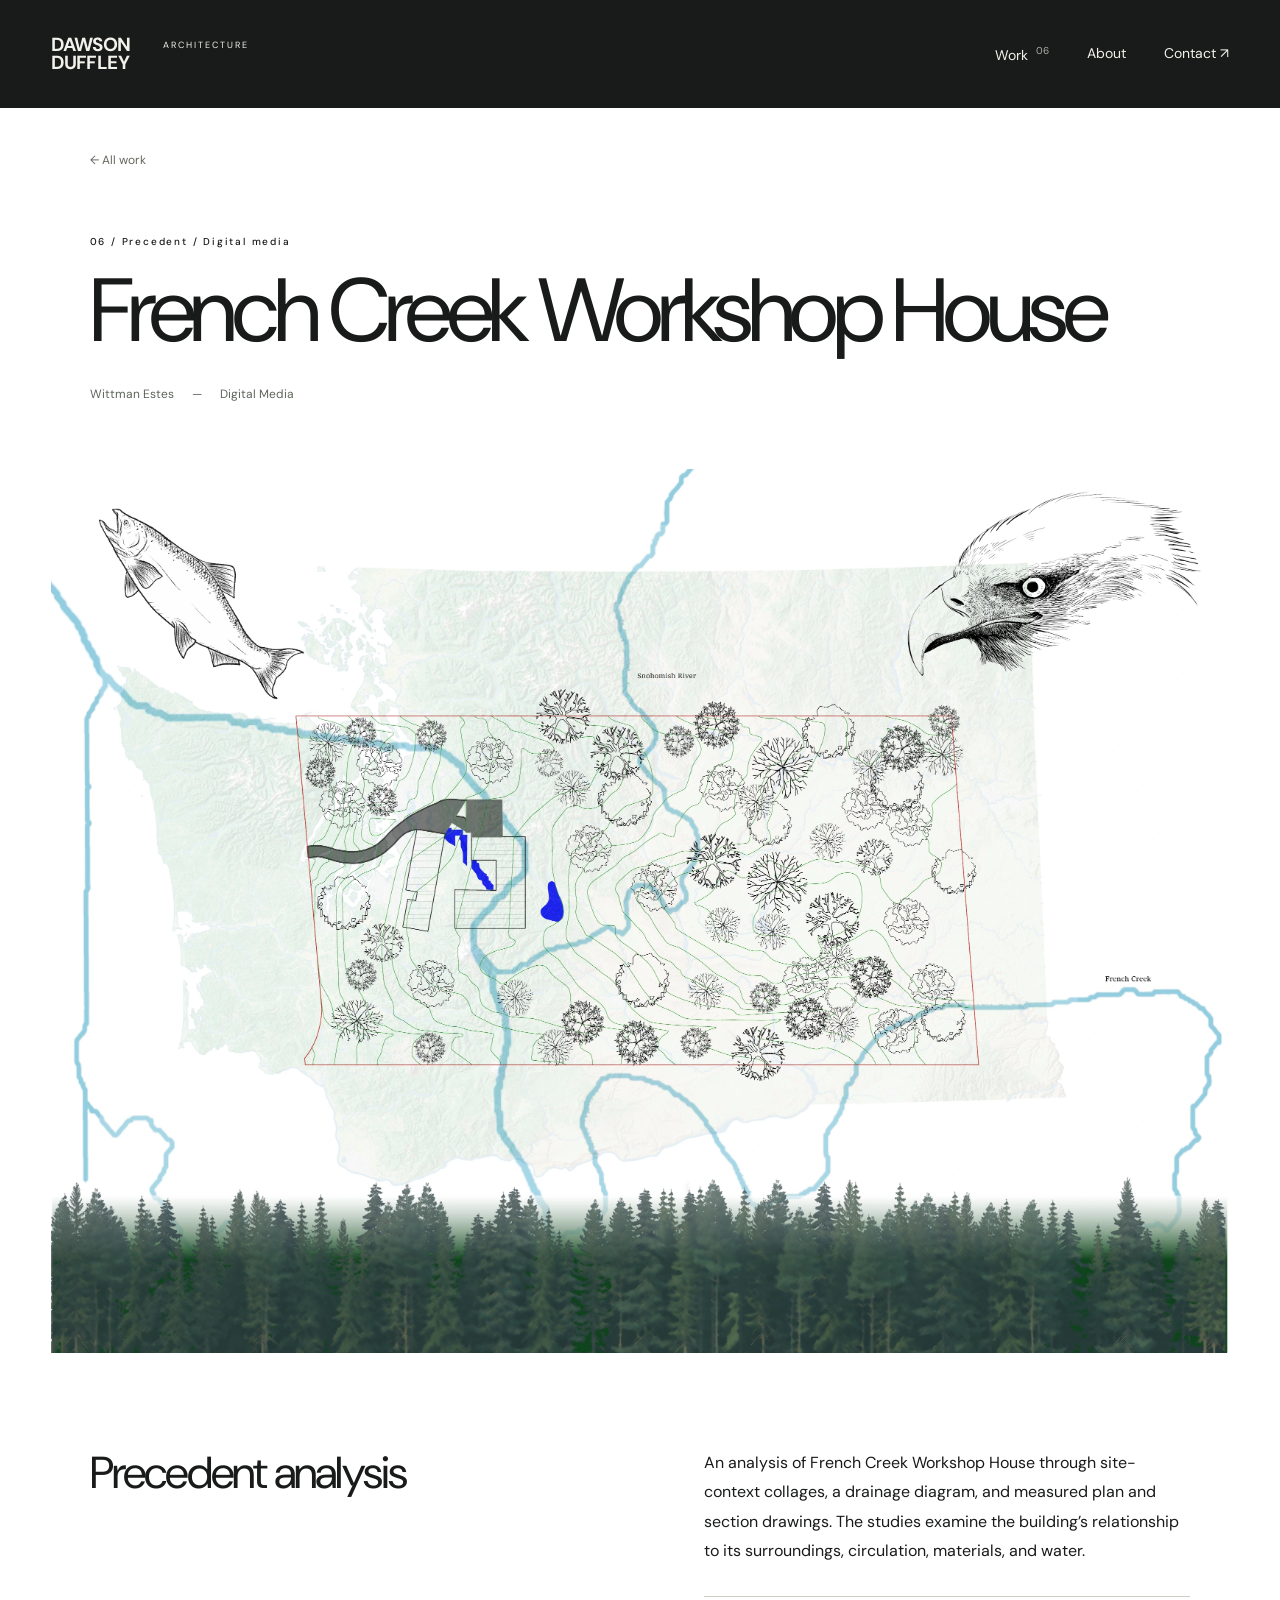
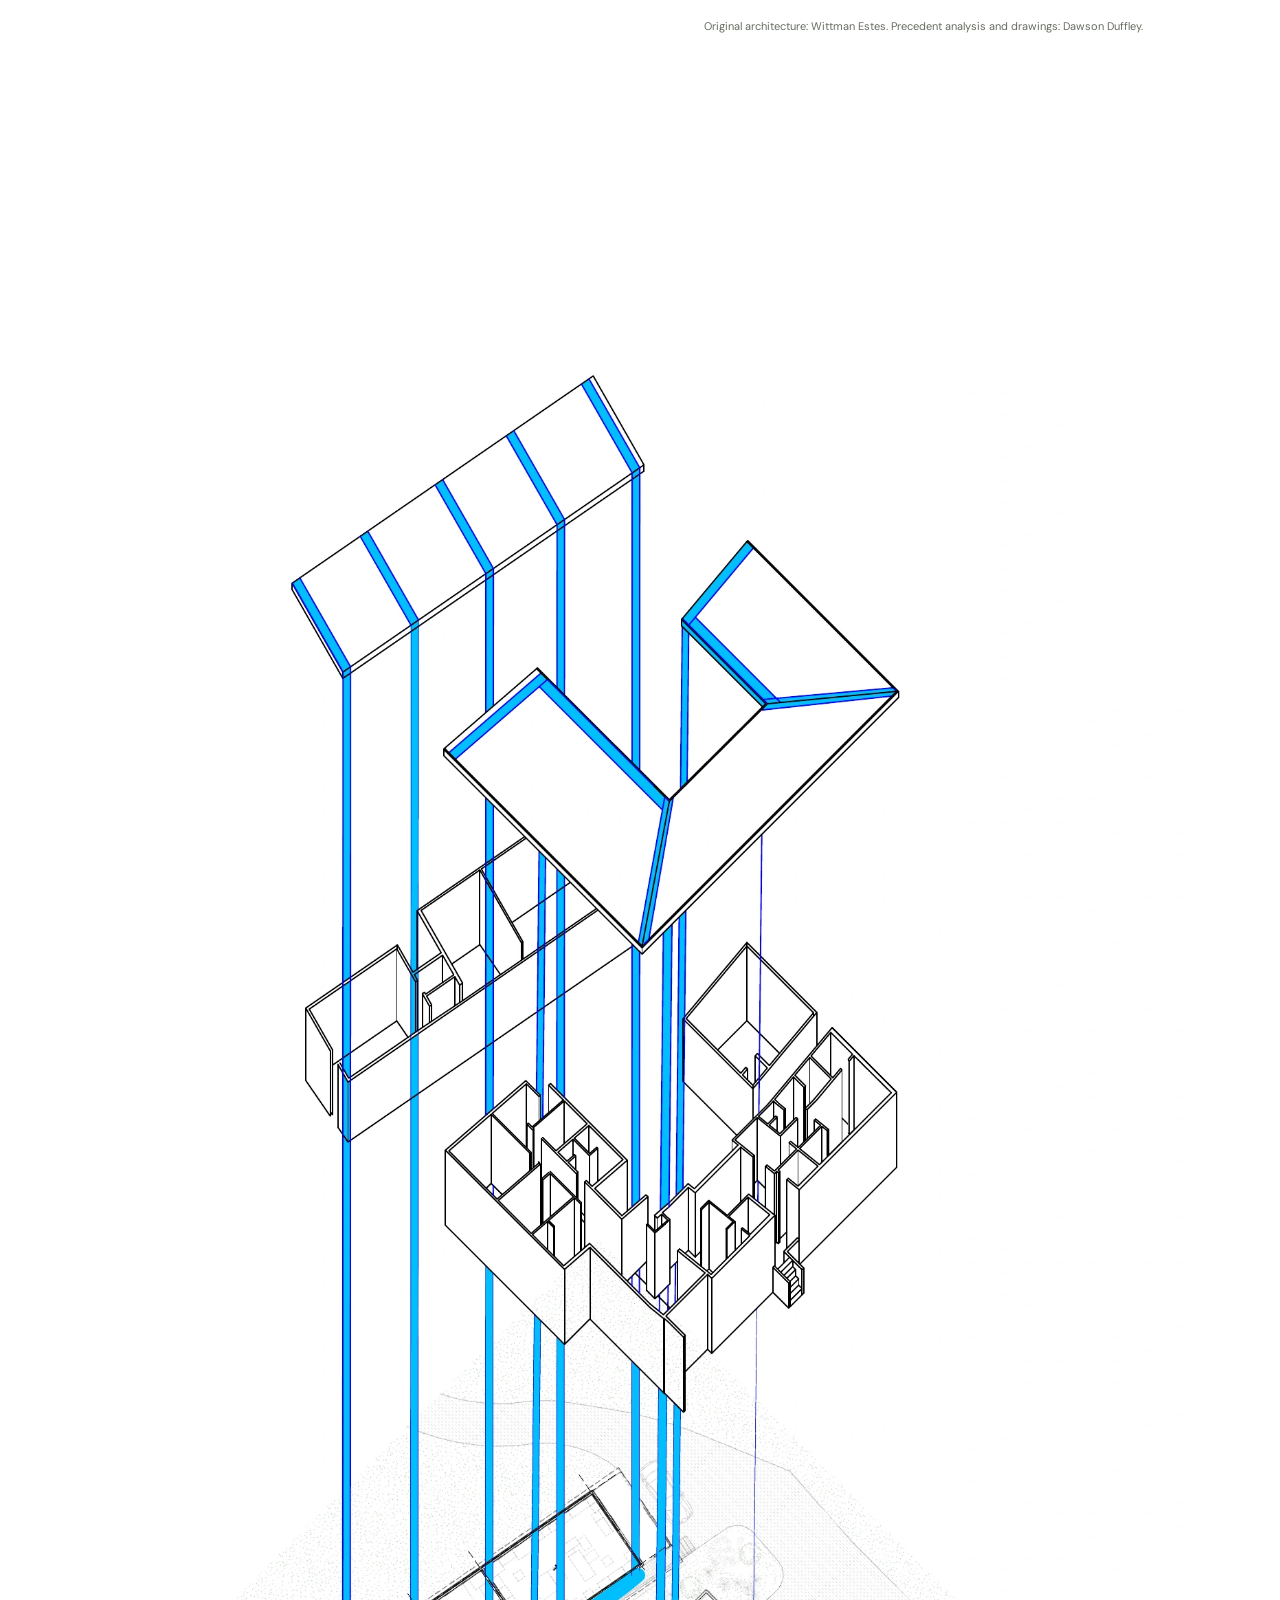
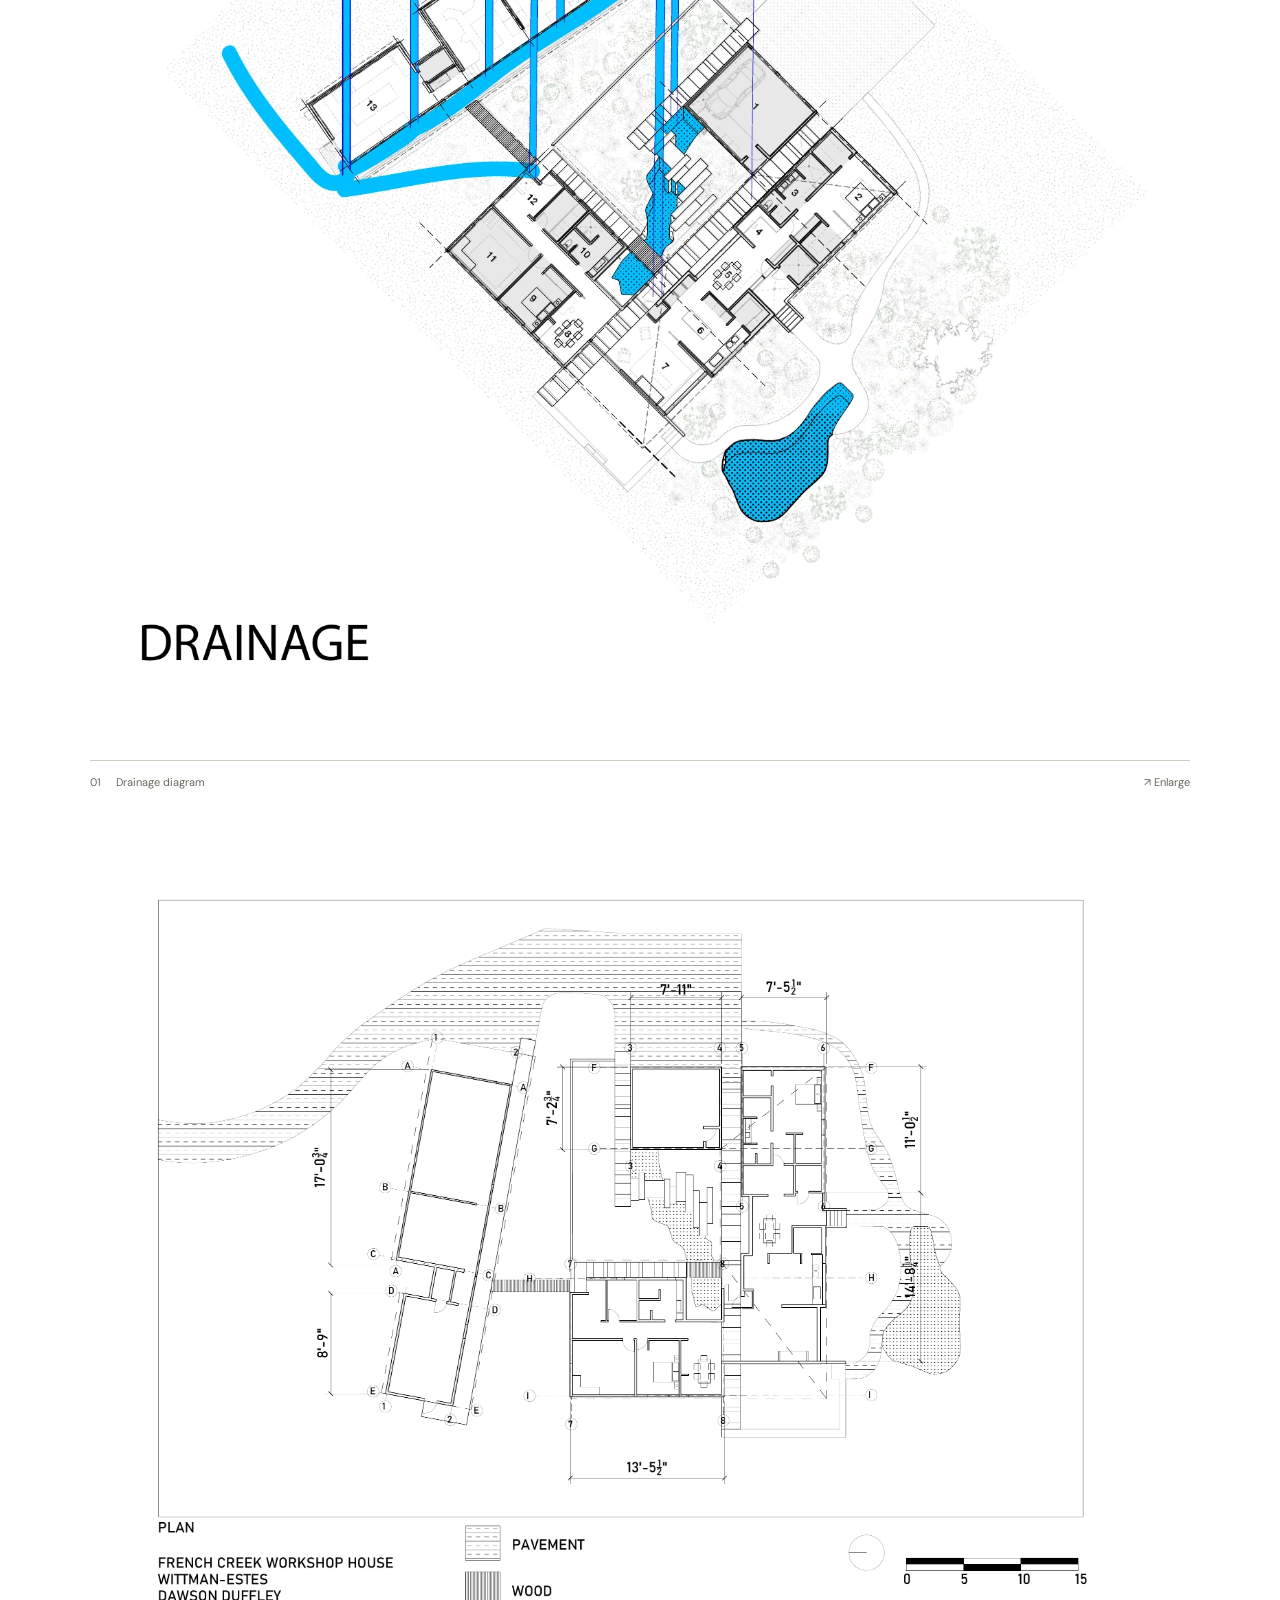
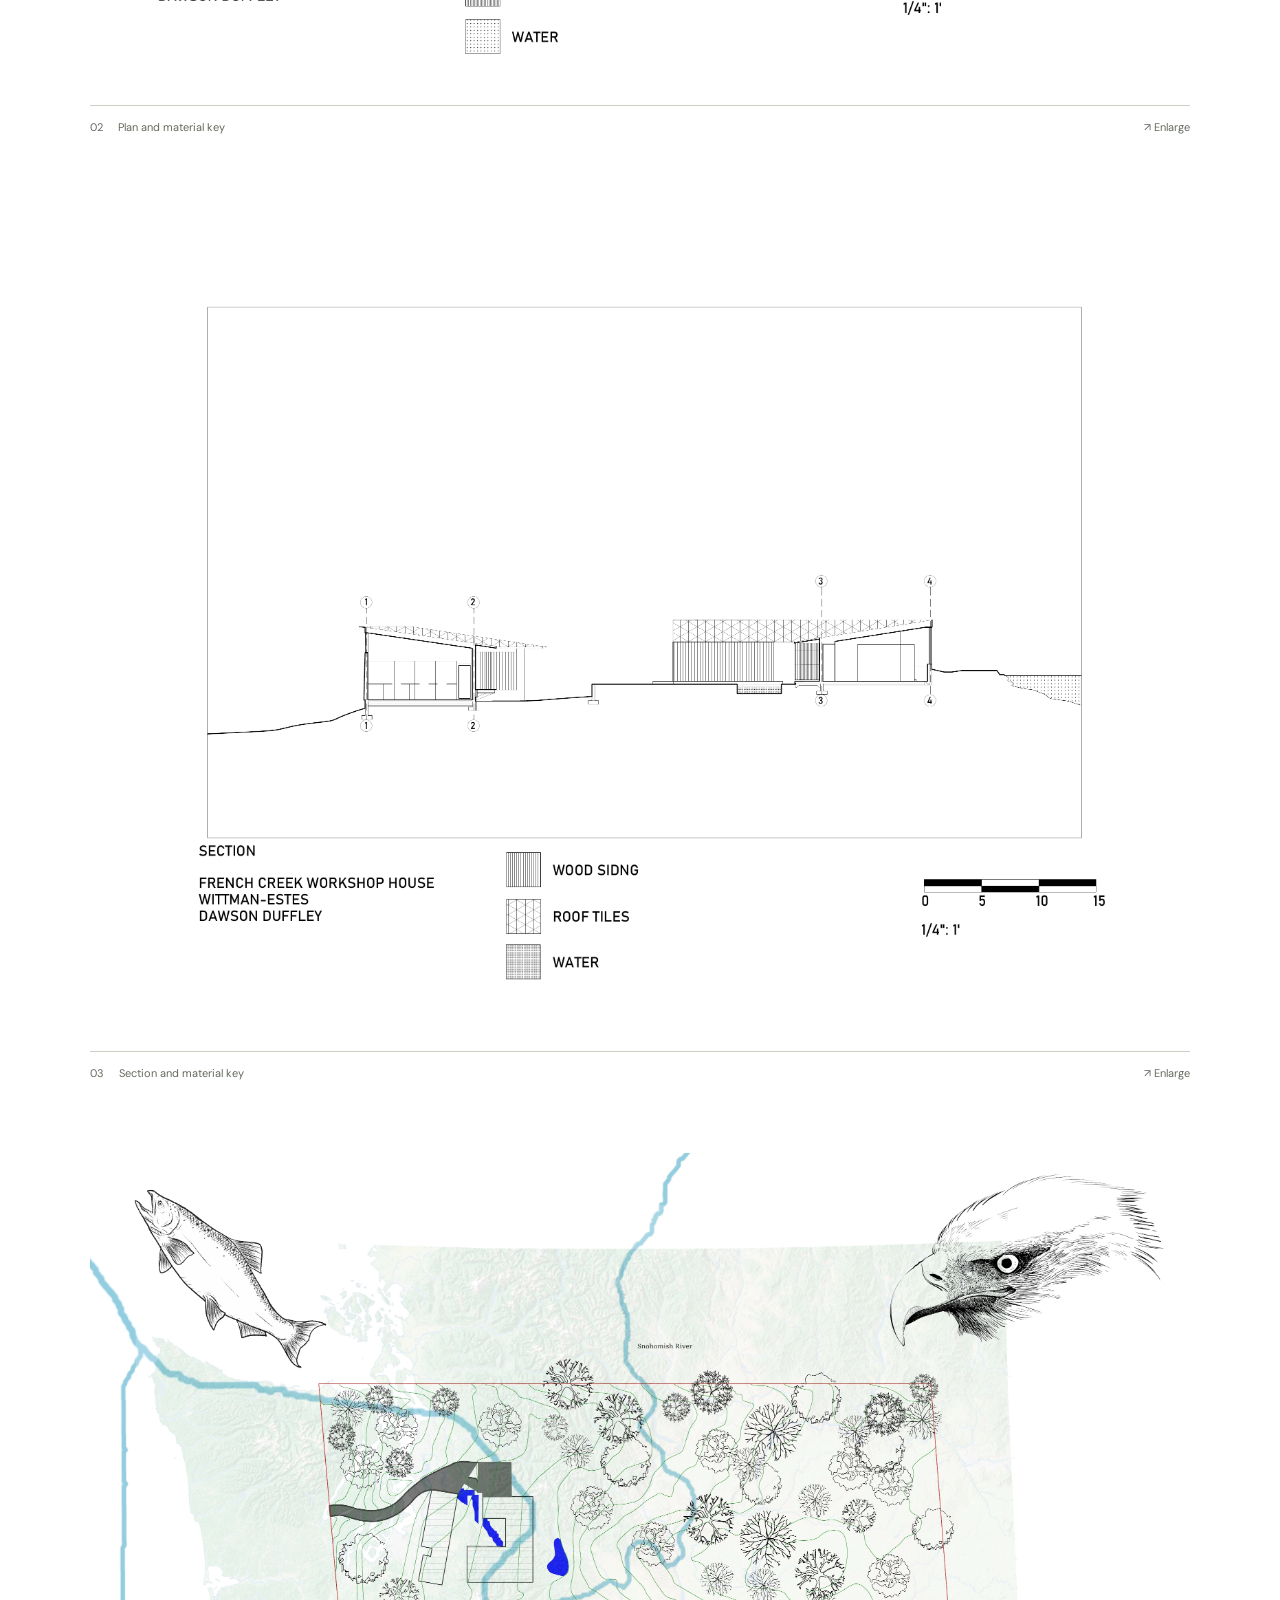
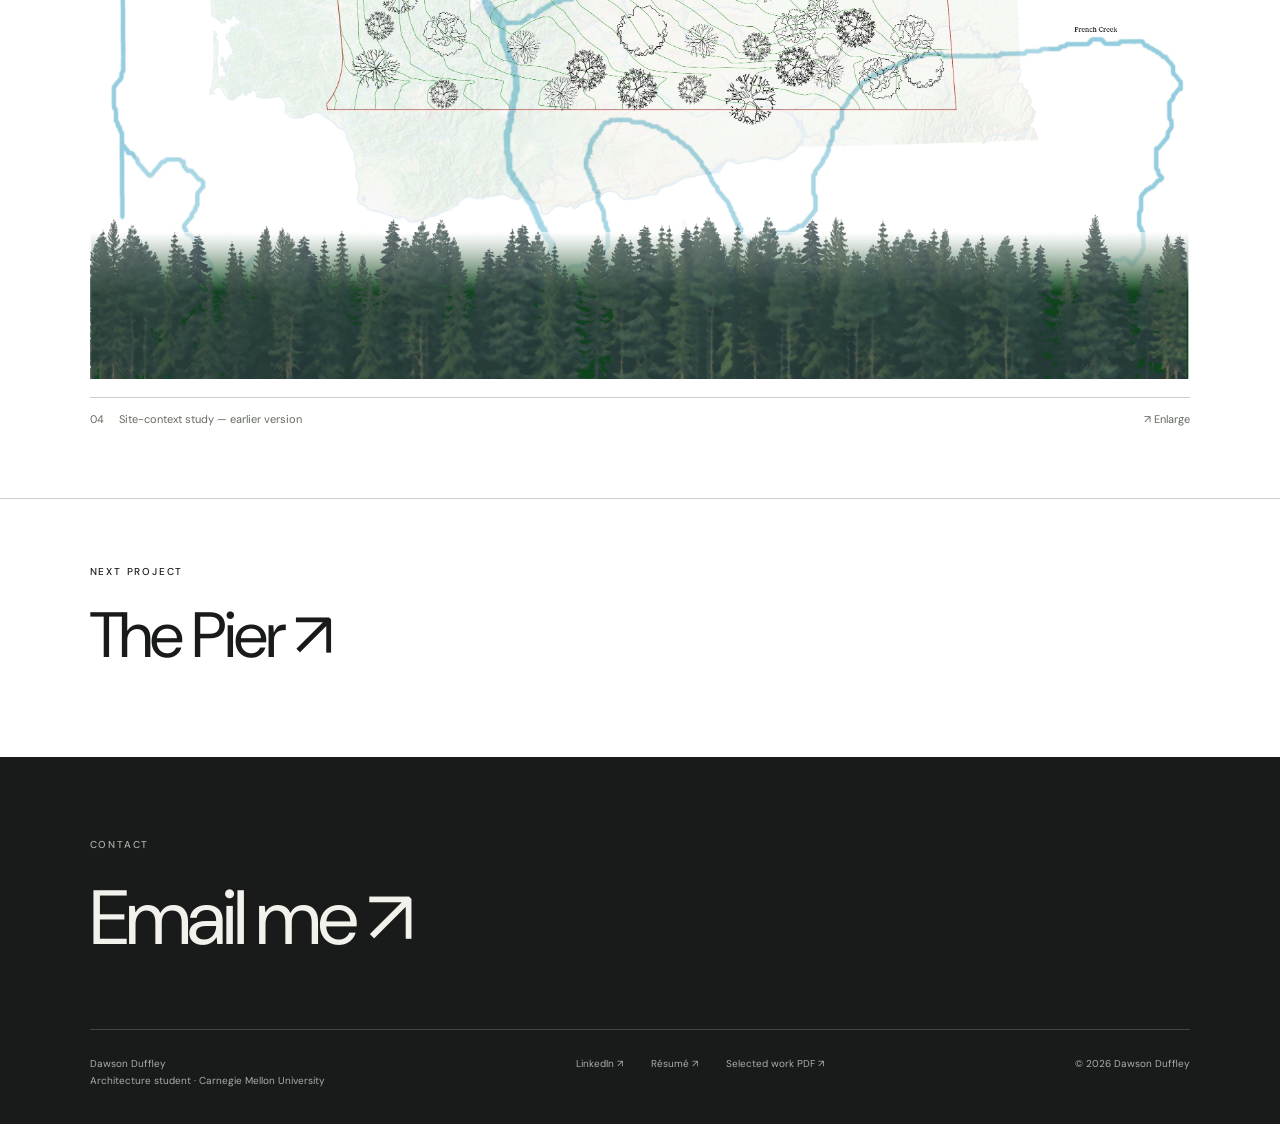
<file: french-creek-workshop-house.html>
<!doctype html><html lang="en"><head><meta charset="utf-8"><meta name="viewport" content="width=device-width,initial-scale=1"><meta name="description" content="Precedent analysis"><meta name="theme-color" content="#181b19"><title>French Creek Workshop House — Dawson Duffley</title><link rel="icon" href="favicon.svg" type="image/svg+xml"><link rel="stylesheet" href="style.css?v=10"><script src="app.js" defer></script></head><body class="project-page"><a class="skip" href="#main">Skip to content</a><header><a class="wordmark" href="index.html" aria-label="Dawson Duffley home">DAWSON<br>DUFFLEY<span>ARCHITECTURE</span></a><nav aria-label="Main navigation"><a href="index.html#work">Work <span>06</span></a><a href="about.html">About</a><a href="mailto:dduffley@andrew.cmu.edu">Contact ↗</a></nav></header><main id="main"><section class="project-heading"><a class="back" href="index.html#work">← All work</a><div class="project-title"><p class="eyebrow">06 / Precedent / Digital media</p><h1>French Creek Workshop House</h1><p>Wittman Estes <span>—</span> Digital Media</p></div></section><div class="project-cover"><img class="" src="assets/french-project-v2.webp" alt="French Creek Workshop House" loading="eager" decoding="async" fetchpriority="high"></div><section class="project-intro"><h2>Precedent analysis</h2><div><p>An analysis of French Creek Workshop House through site-context collages, a drainage diagram, and measured plan and section drawings. The studies examine the building’s relationship to its surroundings, circulation, materials, and water.</p><p class="credits">Original architecture: Wittman Estes. Precedent analysis and drawings: Dawson Duffley.</p></div></section><section class="gallery" aria-label="Project drawings and images"><figure><a class="zoom" href="assets/french-diagram.webp" aria-label="Enlarge: Drainage diagram"><img class="" src="assets/french-diagram.webp" alt="Drainage diagram" loading="lazy" decoding="async"></a><figcaption><span>01</span>Drainage diagram<span class="enlarge">↗ Enlarge</span></figcaption></figure><figure><a class="zoom" href="assets/french-plan.webp" aria-label="Enlarge: Plan and material key"><img class="" src="assets/french-plan.webp" alt="Plan and material key" loading="lazy" decoding="async"></a><figcaption><span>02</span>Plan and material key<span class="enlarge">↗ Enlarge</span></figcaption></figure><figure><a class="zoom" href="assets/french-section.webp" aria-label="Enlarge: Section and material key"><img class="" src="assets/french-section.webp" alt="Section and material key" loading="lazy" decoding="async"></a><figcaption><span>03</span>Section and material key<span class="enlarge">↗ Enlarge</span></figcaption></figure><figure><a class="zoom" href="assets/french-project.webp" aria-label="Enlarge: Site-context study — earlier version"><img class="" src="assets/french-project.webp" alt="Site-context study — earlier version" loading="lazy" decoding="async"></a><figcaption><span>04</span>Site-context study — earlier version<span class="enlarge">↗ Enlarge</span></figcaption></figure></section><a class="next-project" href="the-pier.html"><span class="eyebrow">NEXT PROJECT</span><span>The Pier ↗</span></a></main><dialog class="lightbox"><button class="close-lightbox" aria-label="Close enlarged image">Close ×</button><img alt=""><p></p></dialog><footer><div class="footer-top"><p class="eyebrow">CONTACT</p><a class="contact" href="mailto:dduffley@andrew.cmu.edu">Email me ↗</a></div><div class="footer-bottom"><span>Dawson Duffley<br>Architecture student · Carnegie Mellon University</span><div><a href="https://www.linkedin.com/in/dawson-duffley/" target="_blank" rel="noopener noreferrer">LinkedIn ↗</a><a href="assets/Dawson-Duffley-Resume.pdf" target="_blank" rel="noopener">Résumé ↗</a><a href="assets/Dawson-Duffley-Selected-Work.pdf" target="_blank" rel="noopener">Selected work PDF ↗</a></div><span>© 2026 Dawson Duffley</span></div></footer></body></html>
</file>
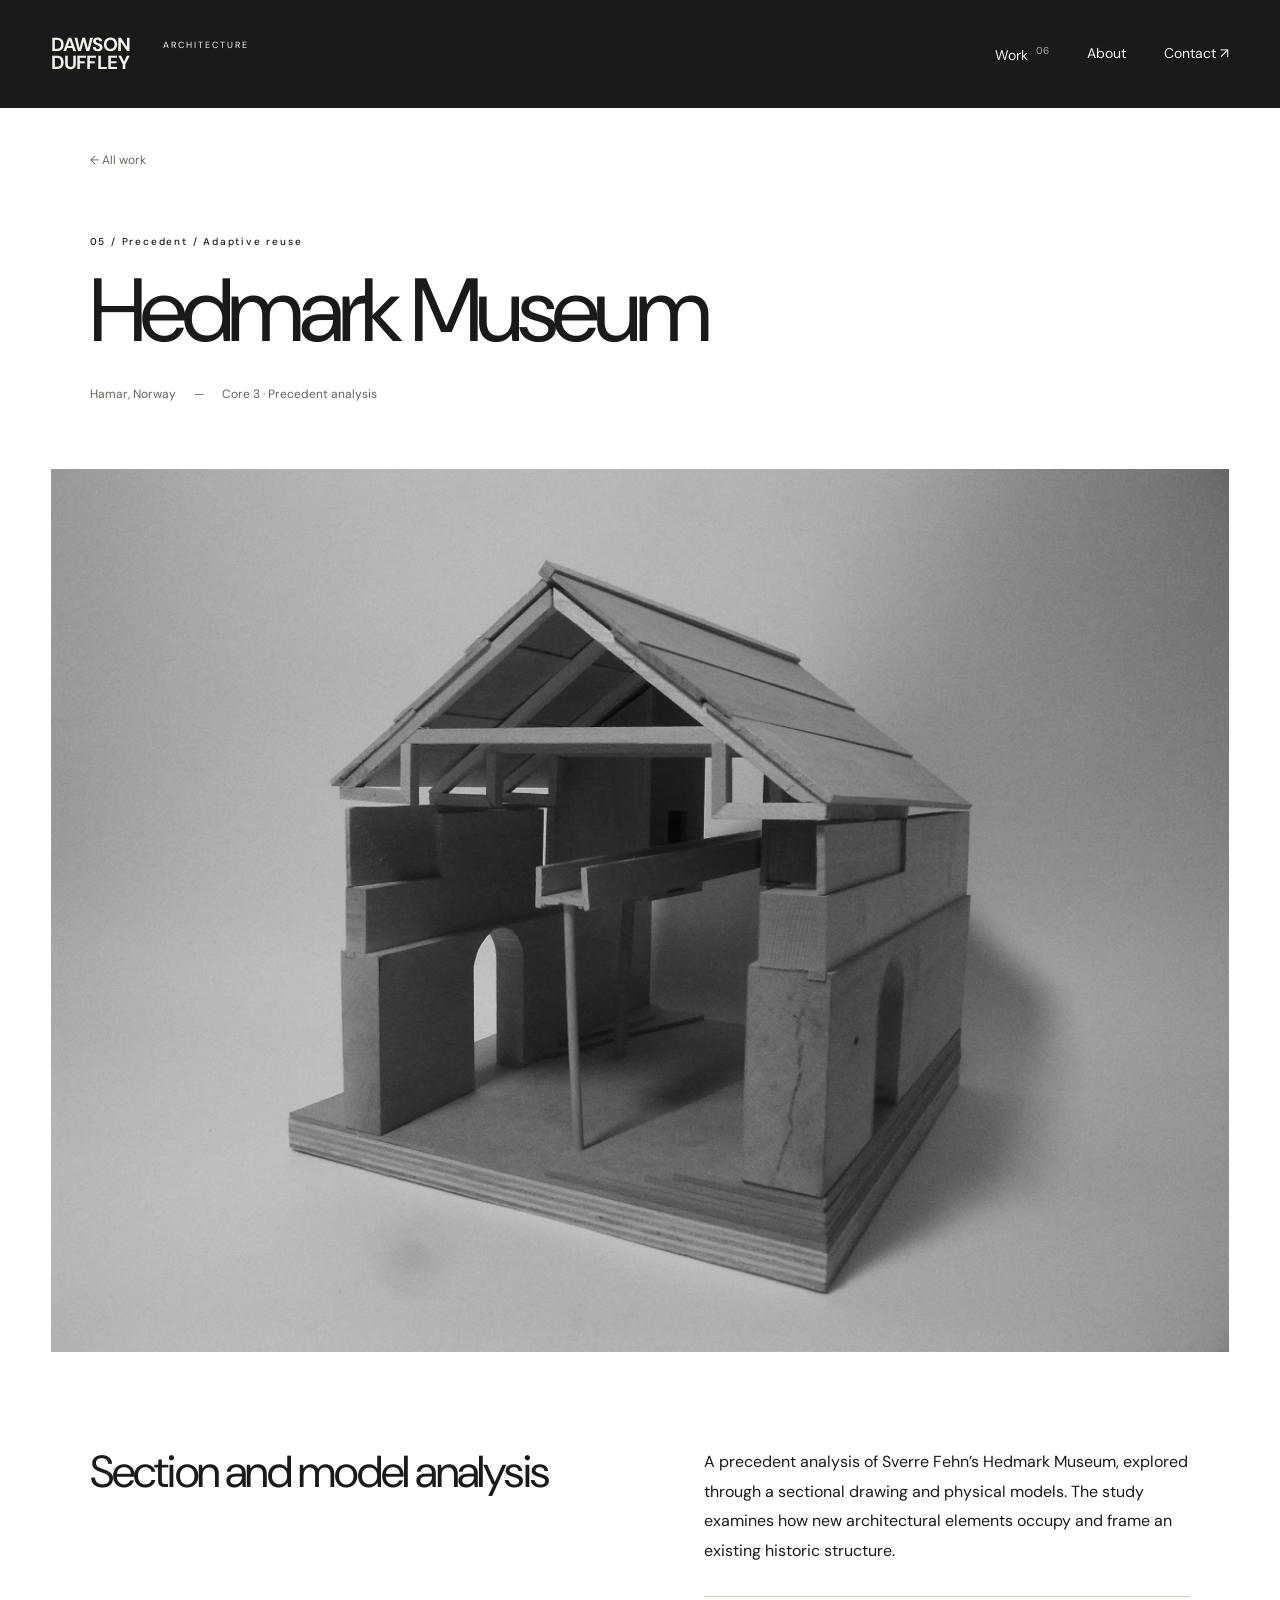
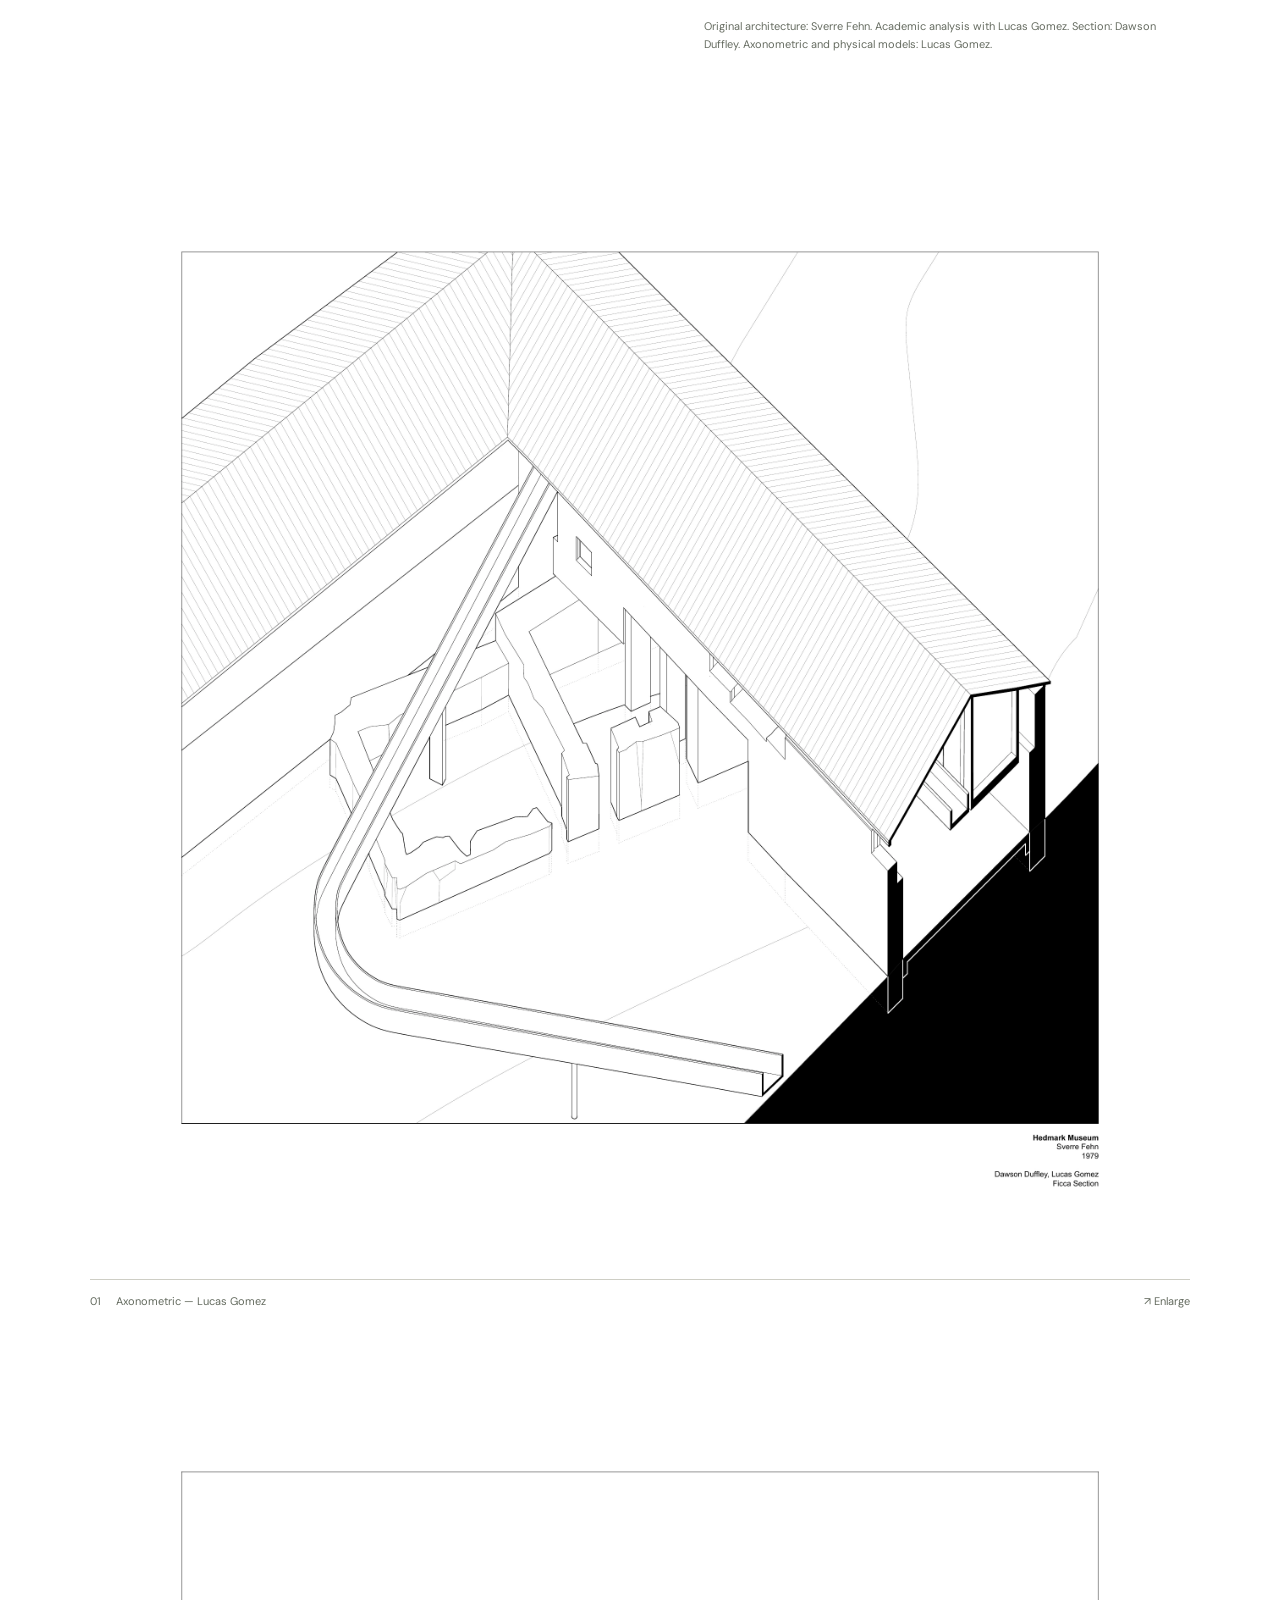
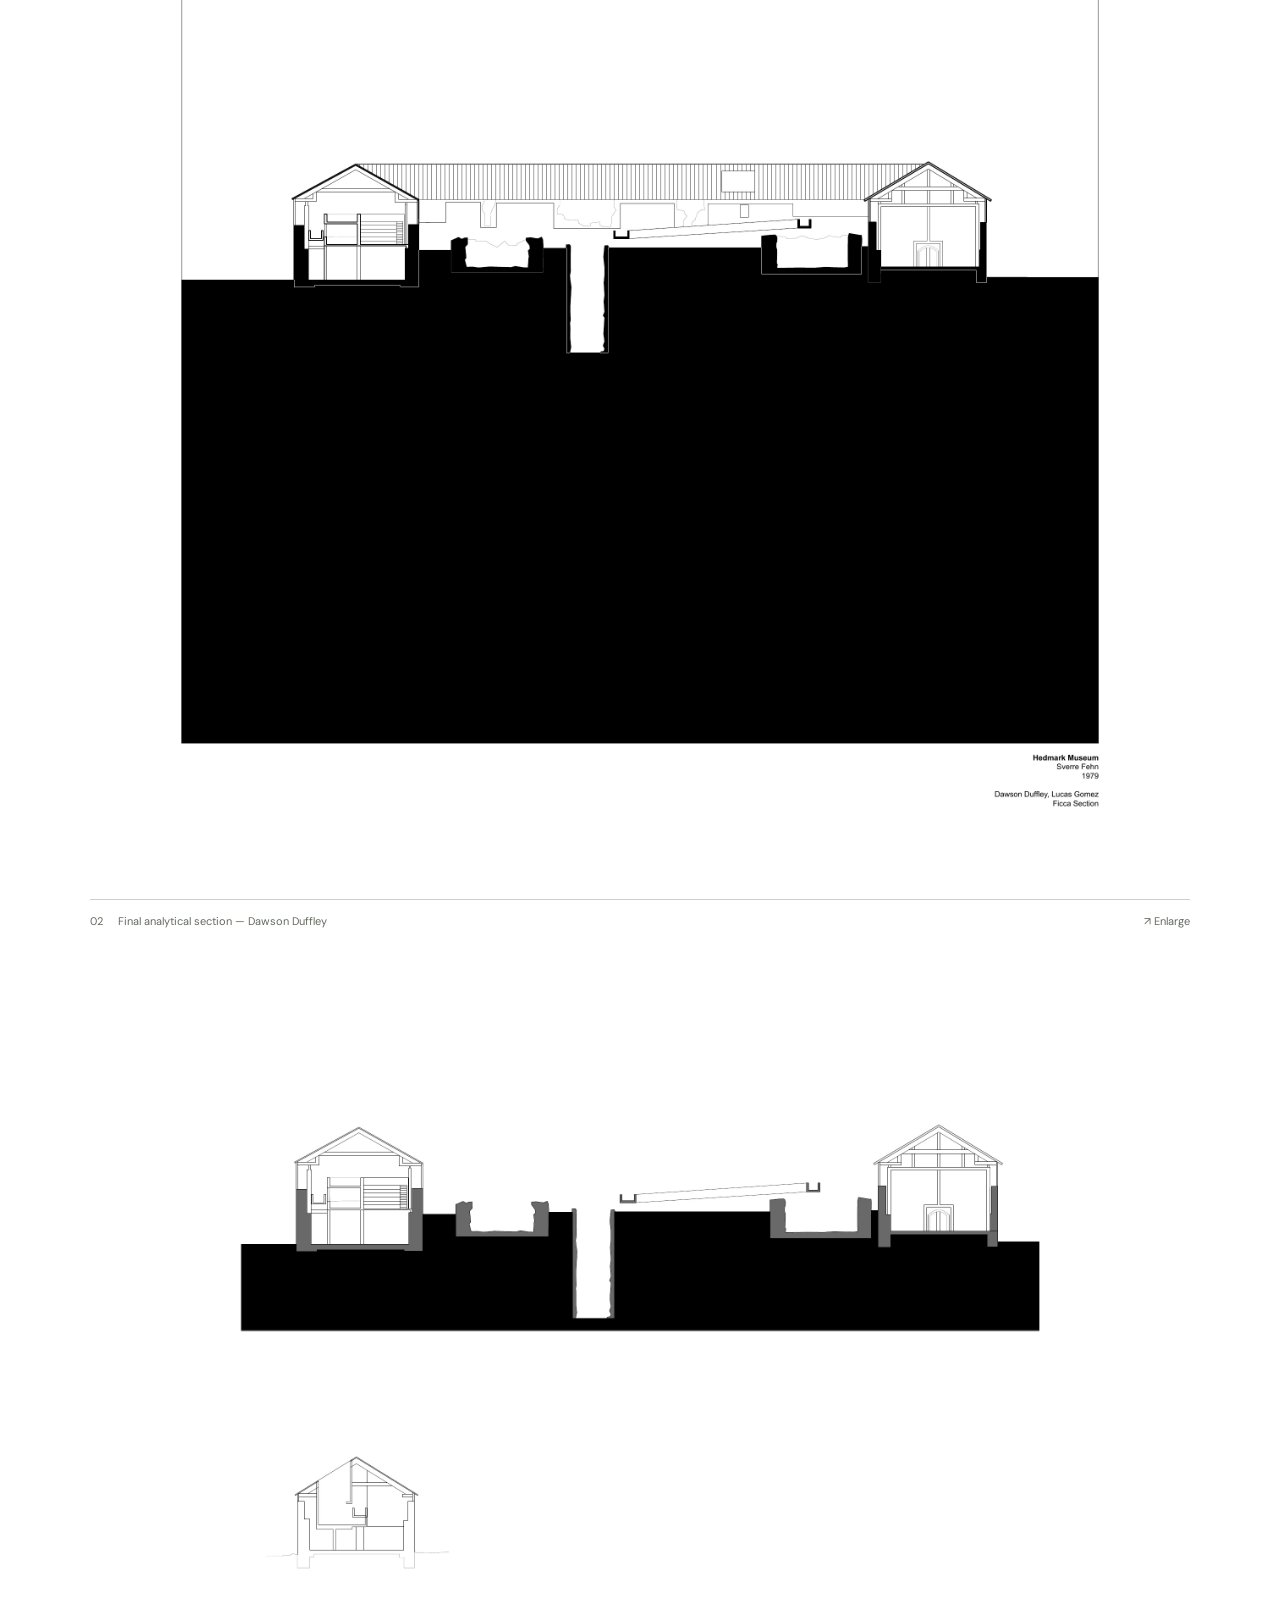
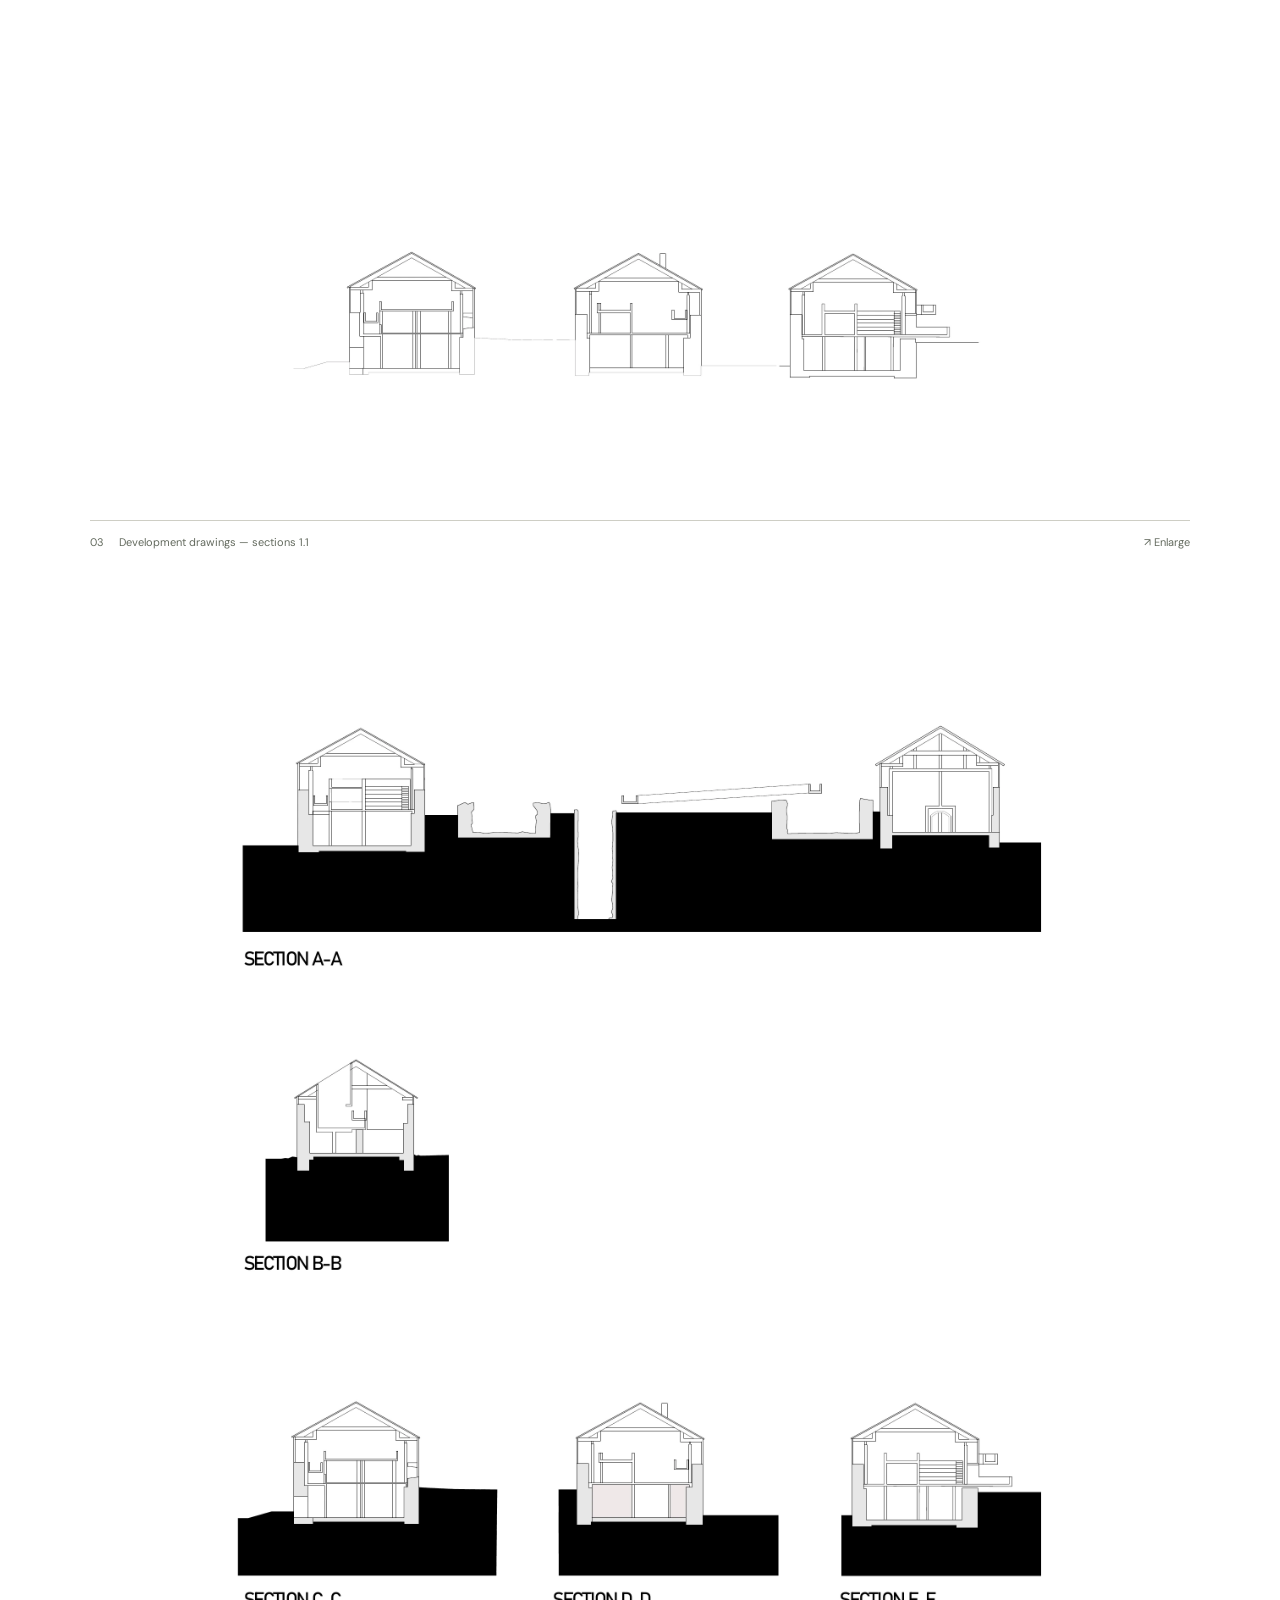
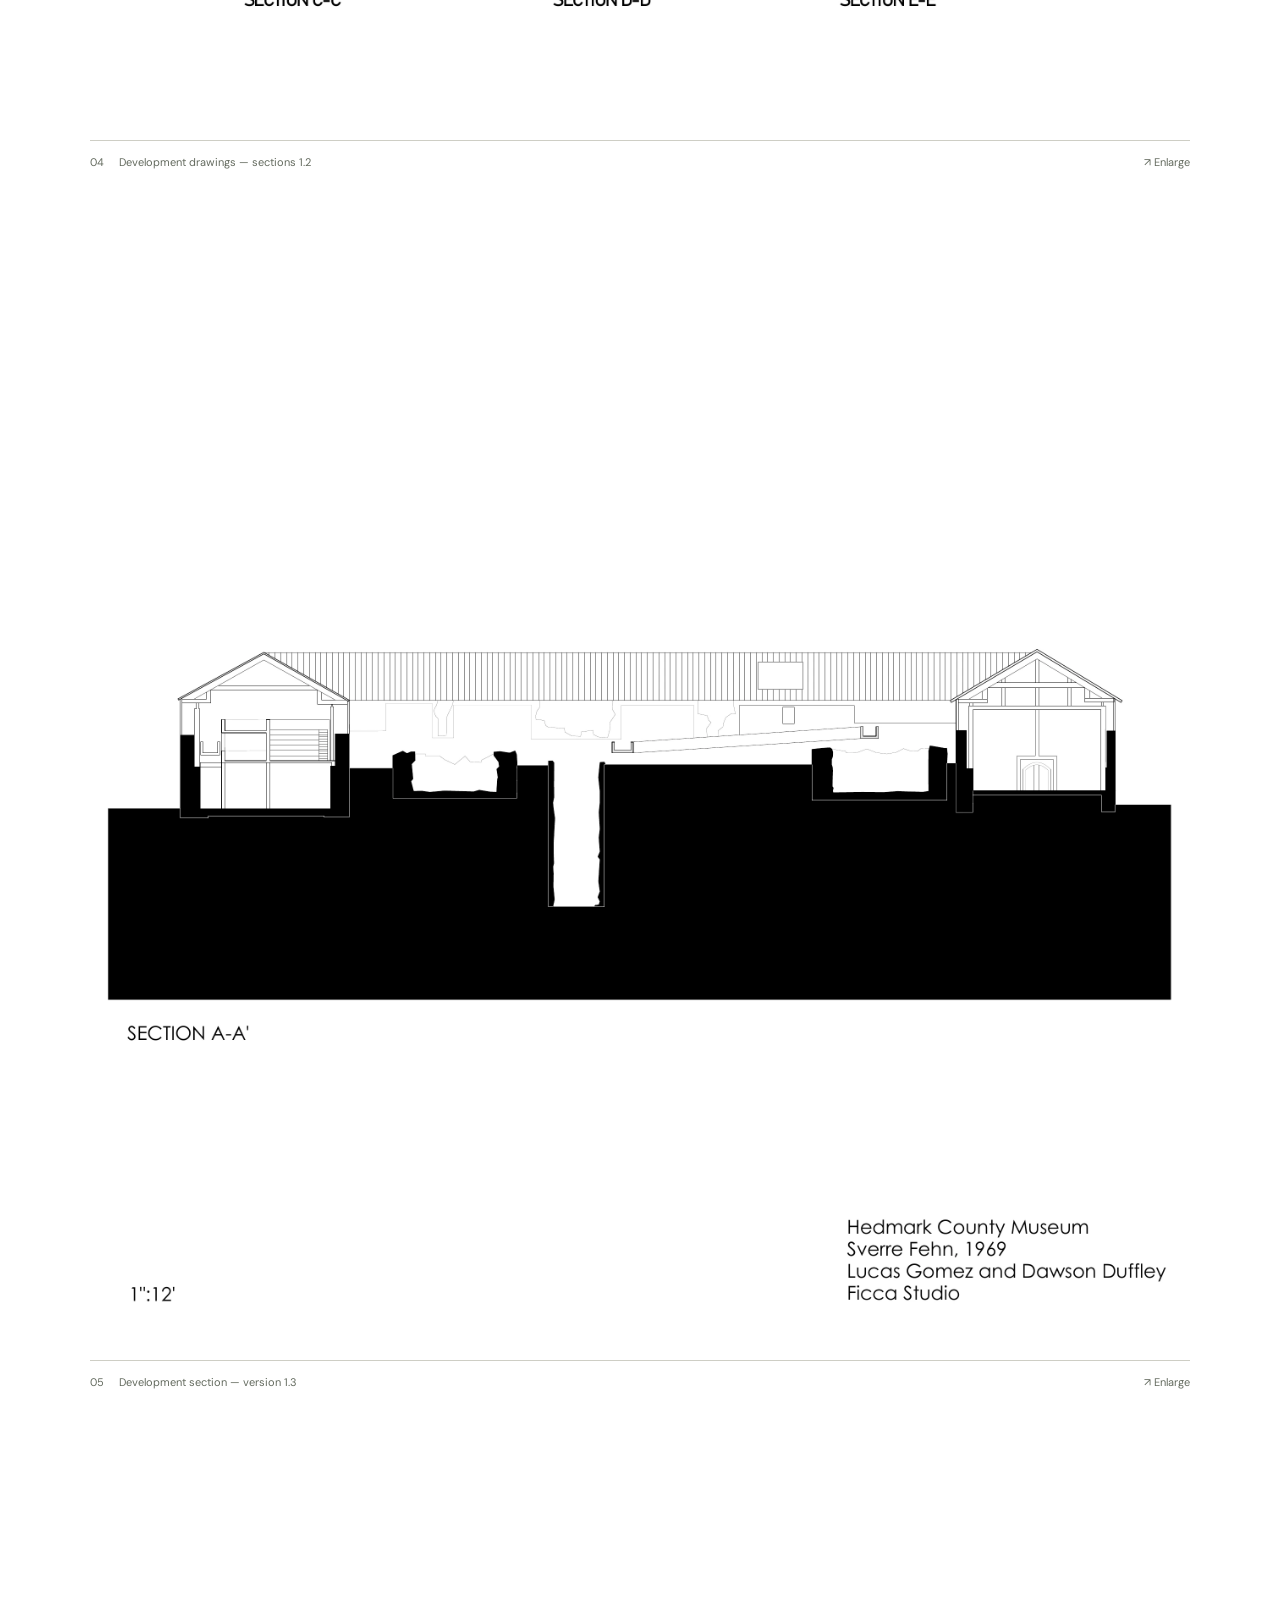
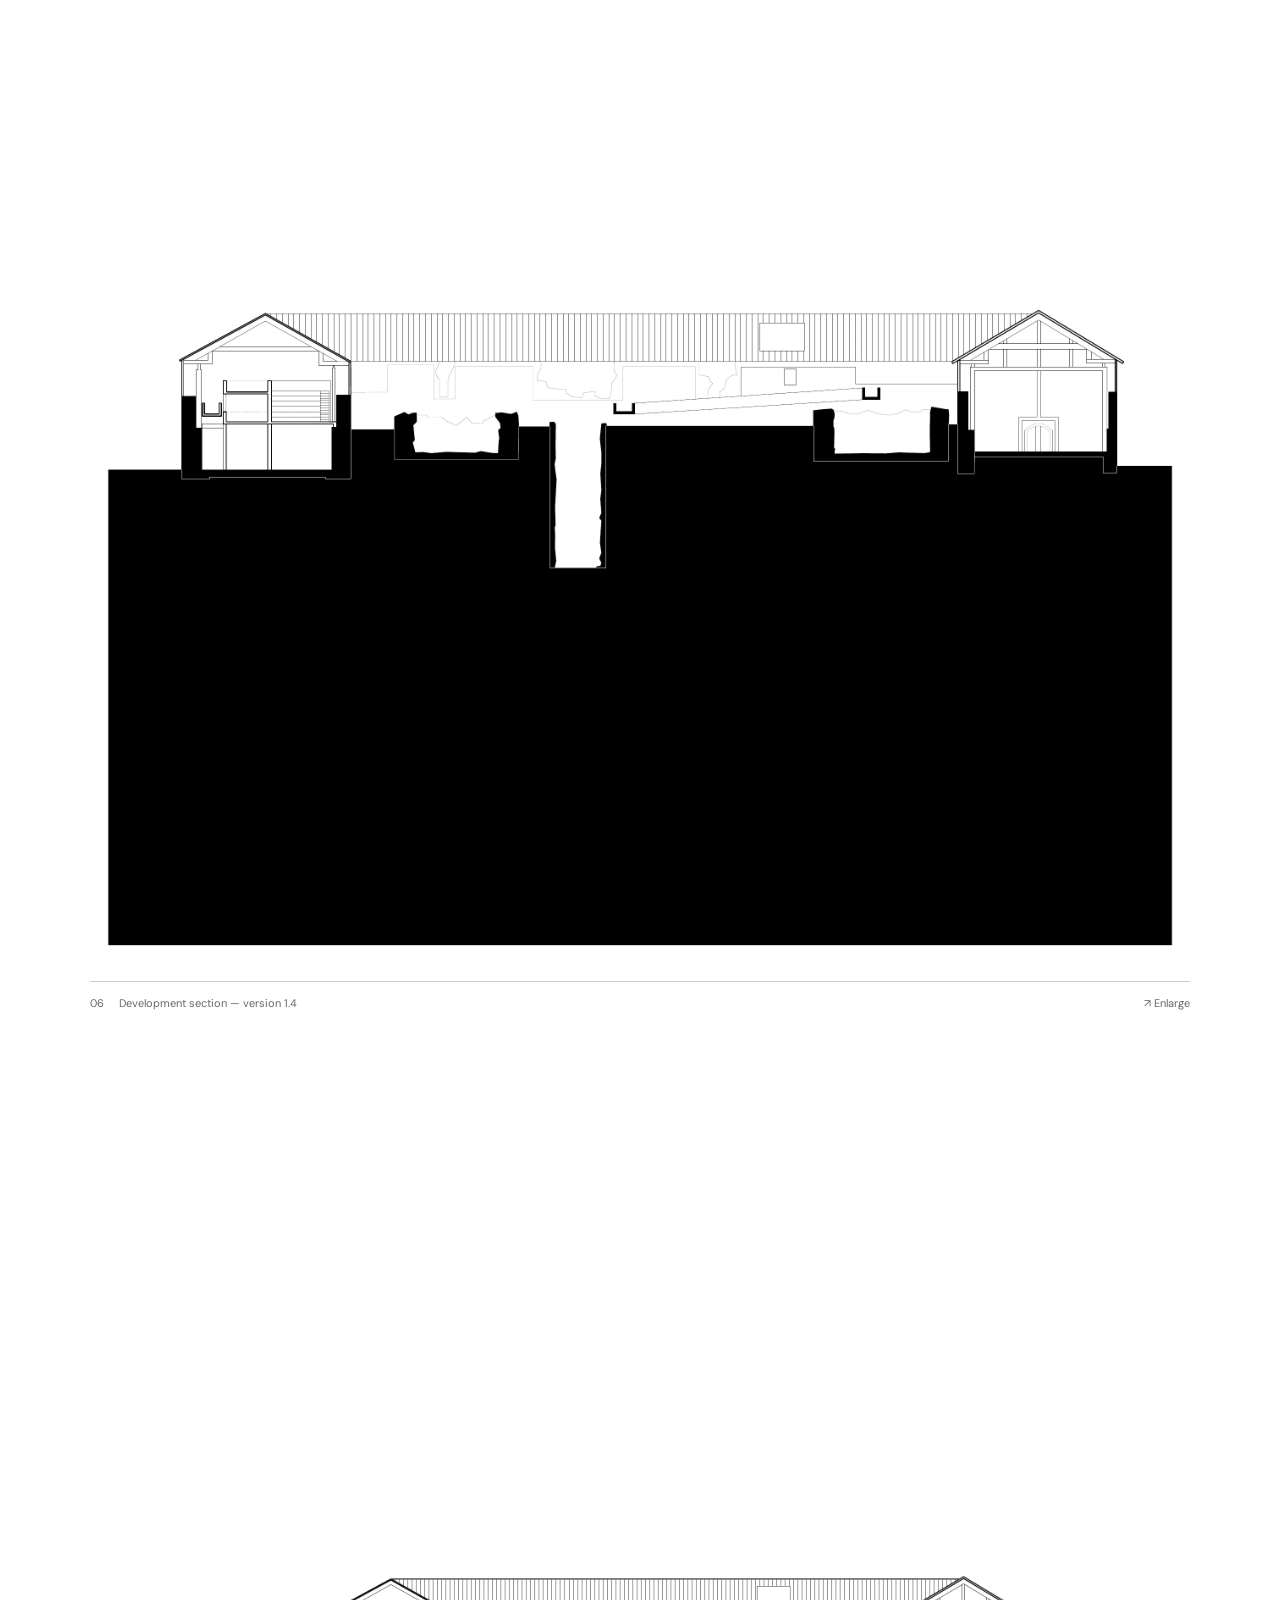
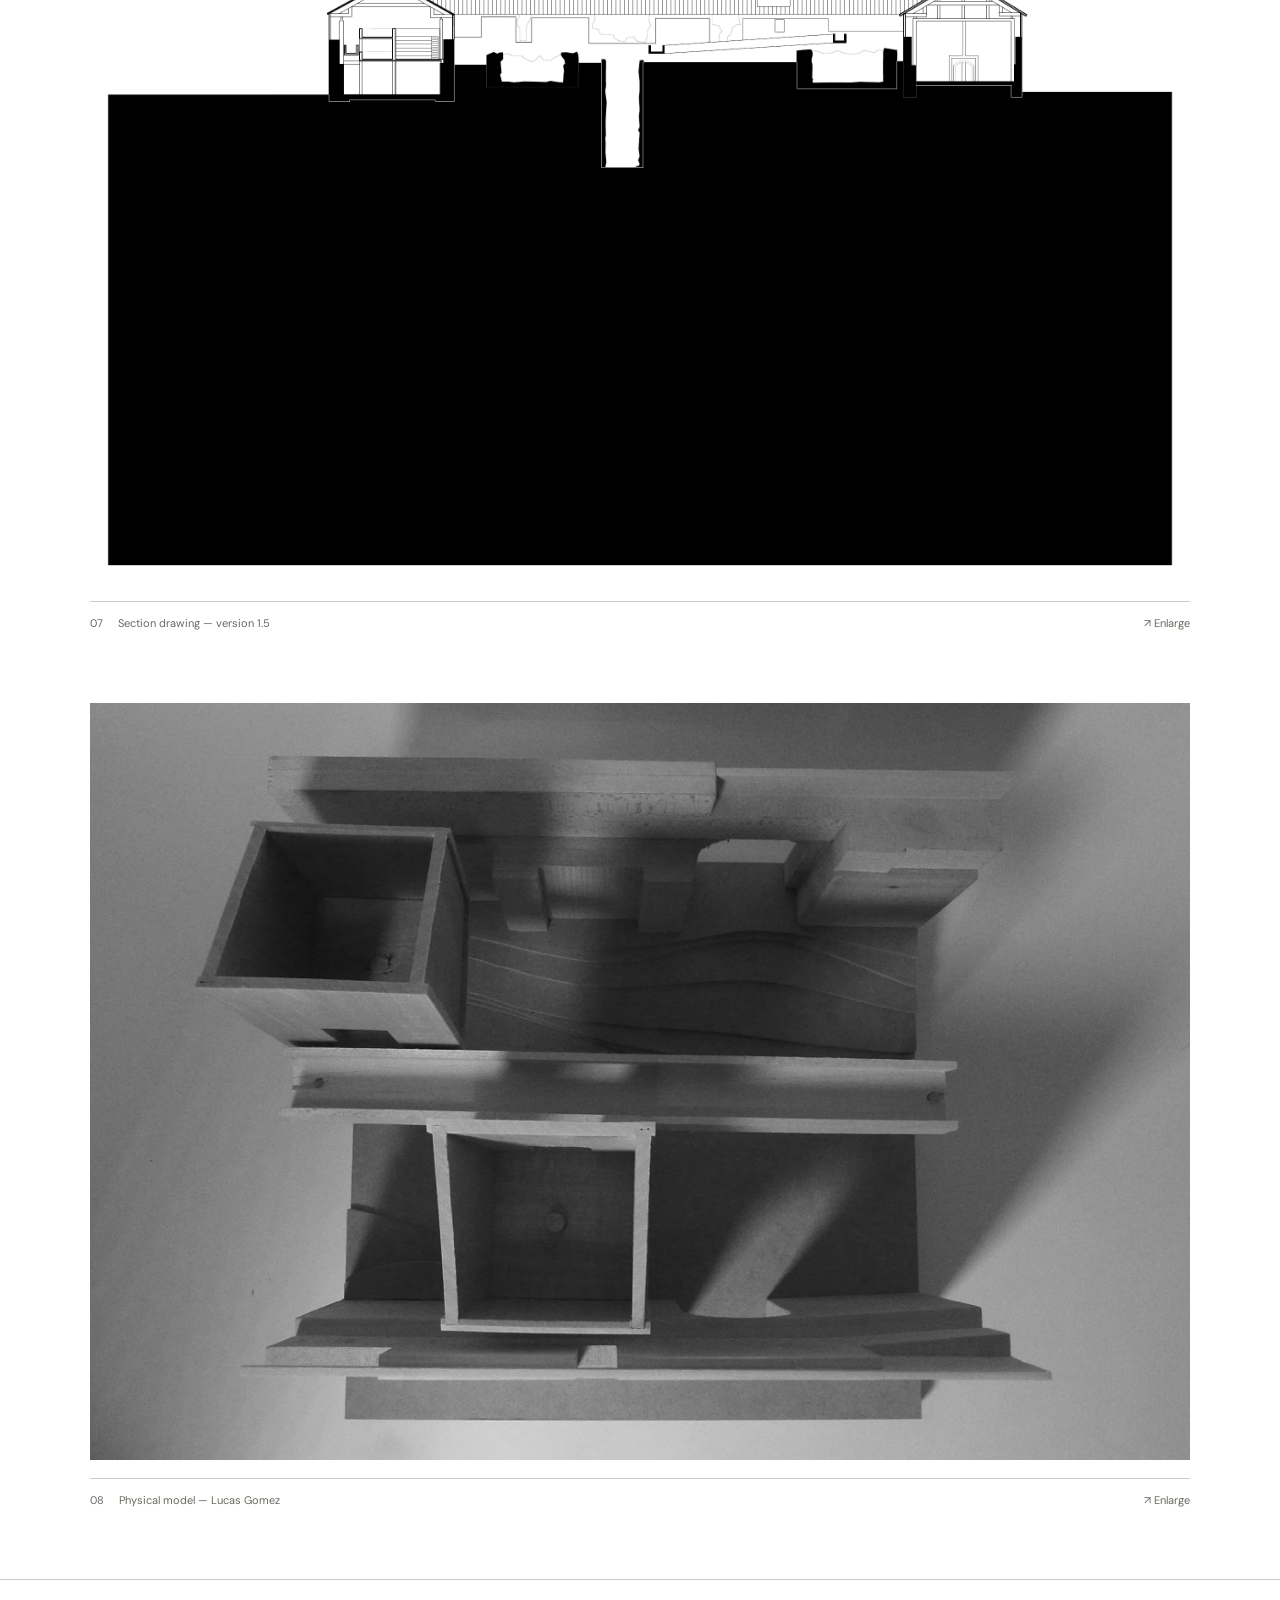
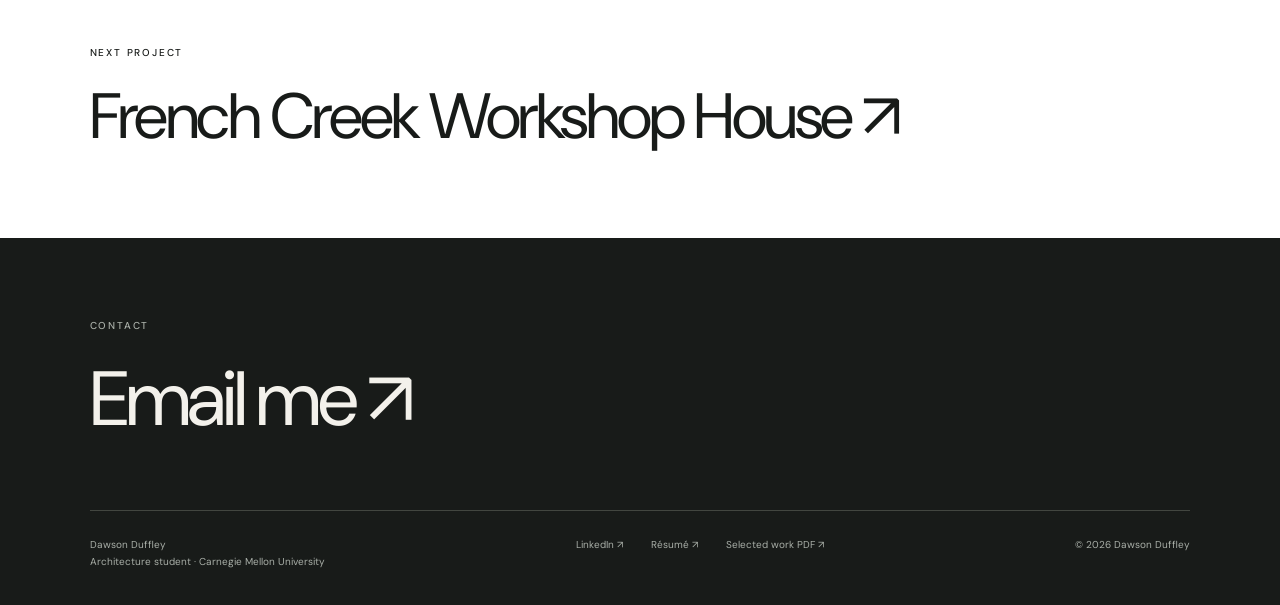
<file: hedmark-museum.html>
<!doctype html><html lang="en"><head><meta charset="utf-8"><meta name="viewport" content="width=device-width,initial-scale=1"><meta name="description" content="Section and model analysis"><meta name="theme-color" content="#181b19"><title>Hedmark Museum — Dawson Duffley</title><link rel="icon" href="favicon.svg" type="image/svg+xml"><link rel="stylesheet" href="style.css?v=10"><script src="app.js" defer></script></head><body class="project-page"><a class="skip" href="#main">Skip to content</a><header><a class="wordmark" href="index.html" aria-label="Dawson Duffley home">DAWSON<br>DUFFLEY<span>ARCHITECTURE</span></a><nav aria-label="Main navigation"><a href="index.html#work">Work <span>06</span></a><a href="about.html">About</a><a href="mailto:dduffley@andrew.cmu.edu">Contact ↗</a></nav></header><main id="main"><section class="project-heading"><a class="back" href="index.html#work">← All work</a><div class="project-title"><p class="eyebrow">05 / Precedent / Adaptive reuse</p><h1>Hedmark Museum</h1><p>Hamar, Norway <span>—</span> Core 3 · Precedent analysis</p></div></section><div class="project-cover"><img class="" src="assets/hedmark_model_p6_0.webp" alt="Hedmark Museum" loading="eager" decoding="async" fetchpriority="high"></div><section class="project-intro"><h2>Section and model analysis</h2><div><p>A precedent analysis of Sverre Fehn’s Hedmark Museum, explored through a sectional drawing and physical models. The study examines how new architectural elements occupy and frame an existing historic structure.</p><p class="credits">Original architecture: Sverre Fehn. Academic analysis with Lucas Gomez. Section: Dawson Duffley. Axonometric and physical models: Lucas Gomez.</p></div></section><section class="gallery" aria-label="Project drawings and images"><figure><a class="zoom" href="assets/hedmark-axonometric.webp" aria-label="Enlarge: Axonometric — Lucas Gomez"><img class="" src="assets/hedmark-axonometric.webp" alt="Axonometric — Lucas Gomez" loading="lazy" decoding="async"></a><figcaption><span>01</span>Axonometric — Lucas Gomez<span class="enlarge">↗ Enlarge</span></figcaption></figure><figure><a class="zoom" href="assets/hedmark-final-section.webp" aria-label="Enlarge: Final analytical section — Dawson Duffley"><img class="" src="assets/hedmark-final-section.webp" alt="Final analytical section — Dawson Duffley" loading="lazy" decoding="async"></a><figcaption><span>02</span>Final analytical section — Dawson Duffley<span class="enlarge">↗ Enlarge</span></figcaption></figure><figure><a class="zoom" href="assets/hedmark-drawing-4.webp" aria-label="Enlarge: Development drawings — sections 1.1"><img class="" src="assets/hedmark-drawing-4.webp" alt="Development drawings — sections 1.1" loading="lazy" decoding="async"></a><figcaption><span>03</span>Development drawings — sections 1.1<span class="enlarge">↗ Enlarge</span></figcaption></figure><figure><a class="zoom" href="assets/hedmark-drawing-5.webp" aria-label="Enlarge: Development drawings — sections 1.2"><img class="" src="assets/hedmark-drawing-5.webp" alt="Development drawings — sections 1.2" loading="lazy" decoding="async"></a><figcaption><span>04</span>Development drawings — sections 1.2<span class="enlarge">↗ Enlarge</span></figcaption></figure><figure><a class="zoom" href="assets/hedmark-drawing-2.webp" aria-label="Enlarge: Development section — version 1.3"><img class="" src="assets/hedmark-drawing-2.webp" alt="Development section — version 1.3" loading="lazy" decoding="async"></a><figcaption><span>05</span>Development section — version 1.3<span class="enlarge">↗ Enlarge</span></figcaption></figure><figure><a class="zoom" href="assets/hedmark-drawing-3.webp" aria-label="Enlarge: Development section — version 1.4"><img class="" src="assets/hedmark-drawing-3.webp" alt="Development section — version 1.4" loading="lazy" decoding="async"></a><figcaption><span>06</span>Development section — version 1.4<span class="enlarge">↗ Enlarge</span></figcaption></figure><figure><a class="zoom" href="assets/hedmark-drawing-1.webp" aria-label="Enlarge: Section drawing — version 1.5"><img class="" src="assets/hedmark-drawing-1.webp" alt="Section drawing — version 1.5" loading="lazy" decoding="async"></a><figcaption><span>07</span>Section drawing — version 1.5<span class="enlarge">↗ Enlarge</span></figcaption></figure><figure><a class="zoom" href="assets/hedmark_model_p4_1.webp" aria-label="Enlarge: Physical model — Lucas Gomez"><img class="" src="assets/hedmark_model_p4_1.webp" alt="Physical model — Lucas Gomez" loading="lazy" decoding="async"></a><figcaption><span>08</span>Physical model — Lucas Gomez<span class="enlarge">↗ Enlarge</span></figcaption></figure></section><a class="next-project" href="french-creek-workshop-house.html"><span class="eyebrow">NEXT PROJECT</span><span>French Creek Workshop House ↗</span></a></main><dialog class="lightbox"><button class="close-lightbox" aria-label="Close enlarged image">Close ×</button><img alt=""><p></p></dialog><footer><div class="footer-top"><p class="eyebrow">CONTACT</p><a class="contact" href="mailto:dduffley@andrew.cmu.edu">Email me ↗</a></div><div class="footer-bottom"><span>Dawson Duffley<br>Architecture student · Carnegie Mellon University</span><div><a href="https://www.linkedin.com/in/dawson-duffley/" target="_blank" rel="noopener noreferrer">LinkedIn ↗</a><a href="assets/Dawson-Duffley-Resume.pdf" target="_blank" rel="noopener">Résumé ↗</a><a href="assets/Dawson-Duffley-Selected-Work.pdf" target="_blank" rel="noopener">Selected work PDF ↗</a></div><span>© 2026 Dawson Duffley</span></div></footer></body></html>
</file>
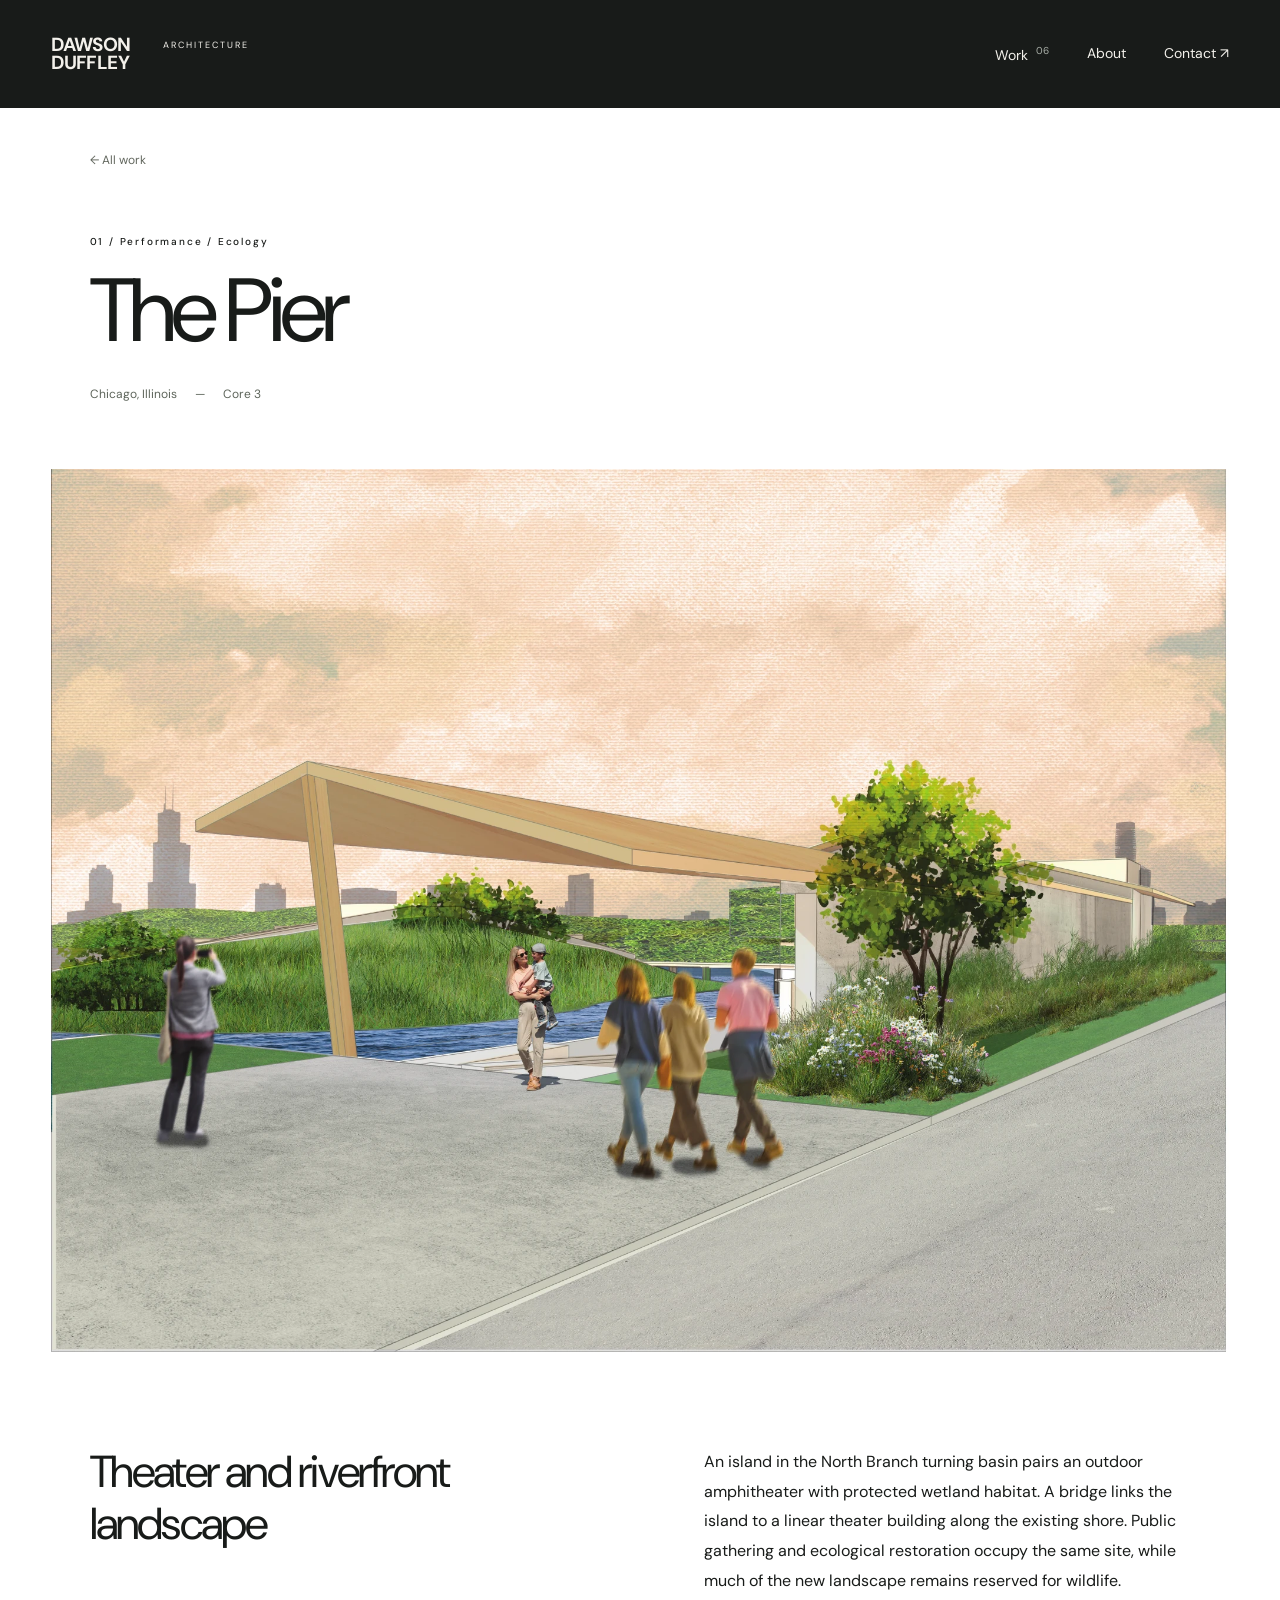
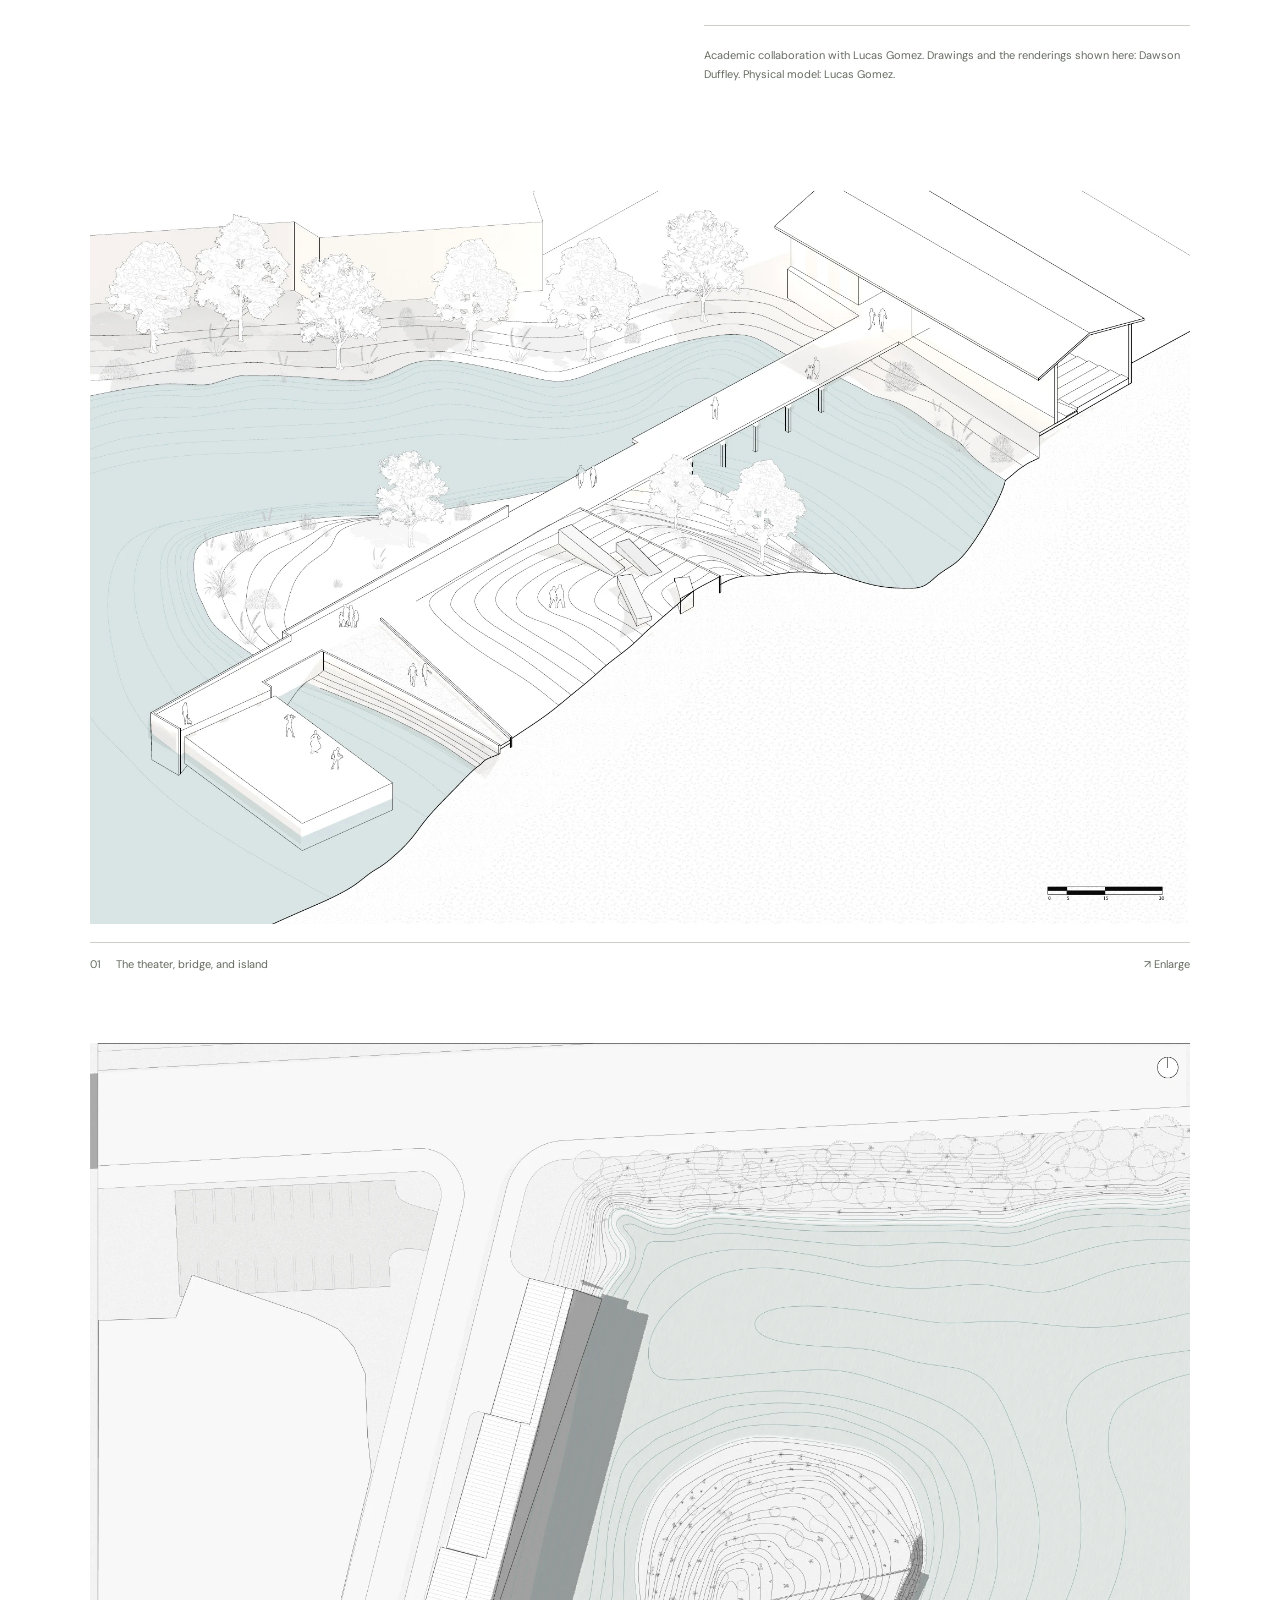
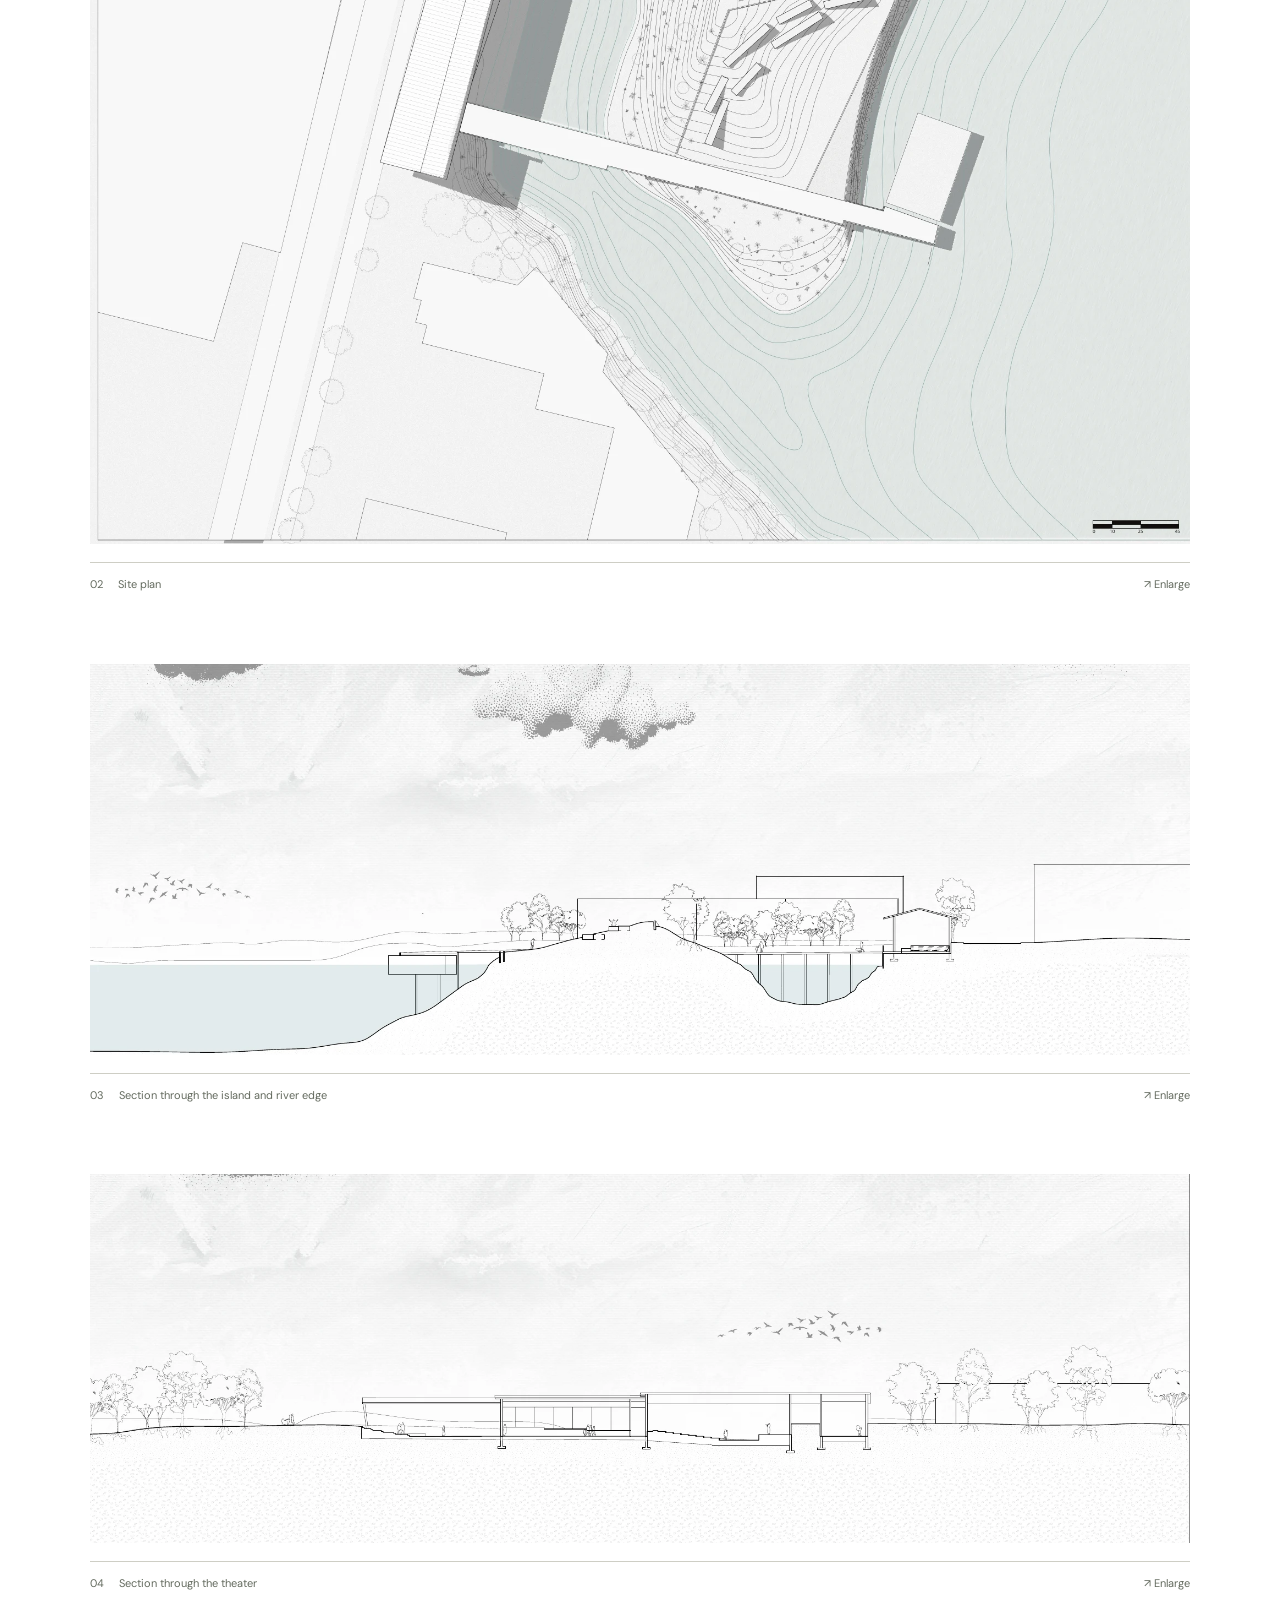
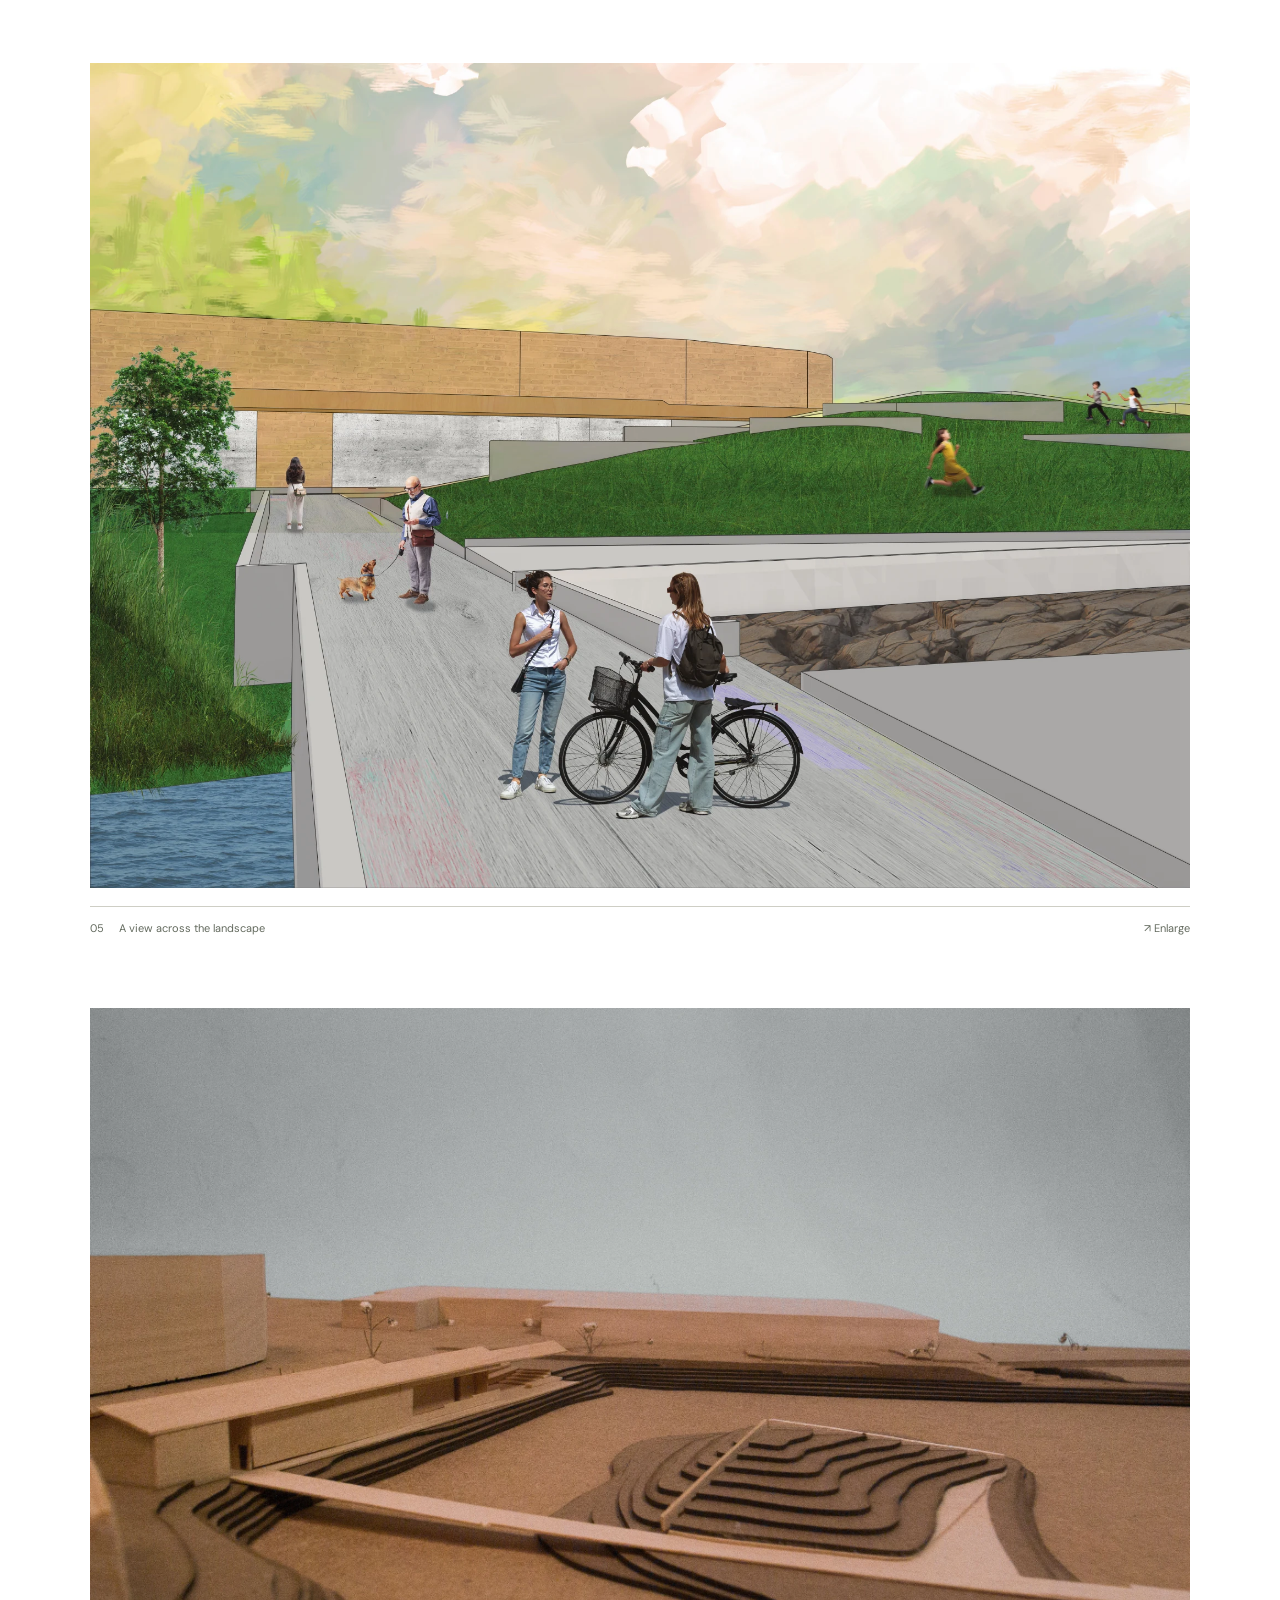
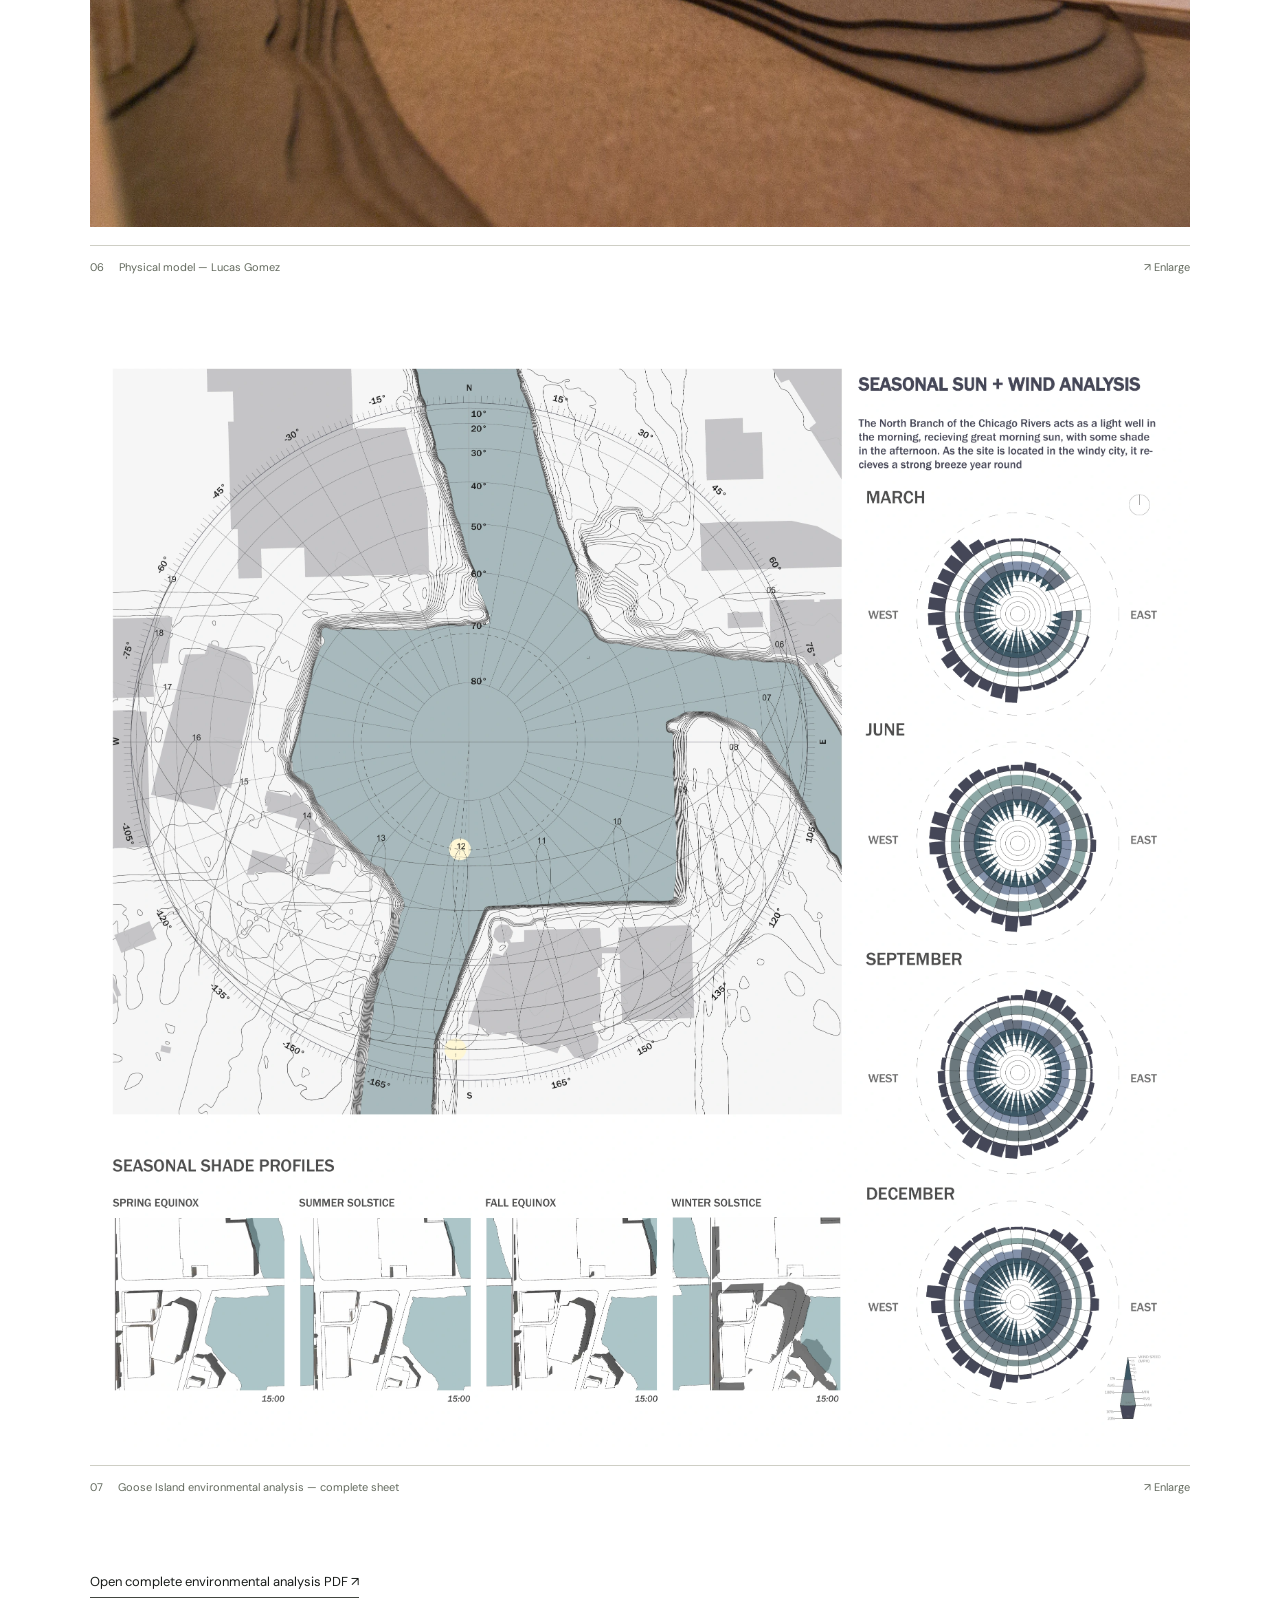
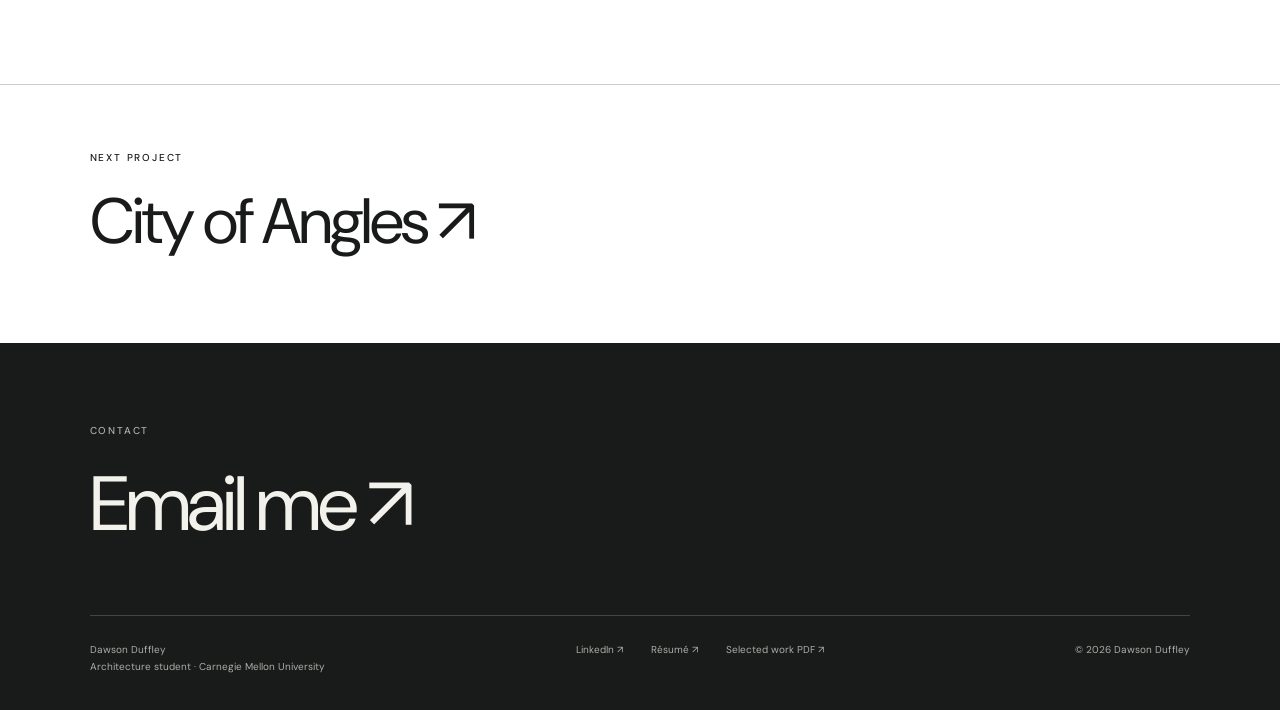
<file: the-pier.html>
<!doctype html><html lang="en"><head><meta charset="utf-8"><meta name="viewport" content="width=device-width,initial-scale=1"><meta name="description" content="Theater and riverfront landscape"><meta name="theme-color" content="#181b19"><title>The Pier — Dawson Duffley</title><link rel="icon" href="favicon.svg" type="image/svg+xml"><link rel="stylesheet" href="style.css?v=10"><script src="app.js" defer></script></head><body class="project-page"><a class="skip" href="#main">Skip to content</a><header><a class="wordmark" href="index.html" aria-label="Dawson Duffley home">DAWSON<br>DUFFLEY<span>ARCHITECTURE</span></a><nav aria-label="Main navigation"><a href="index.html#work">Work <span>06</span></a><a href="about.html">About</a><a href="mailto:dduffley@andrew.cmu.edu">Contact ↗</a></nav></header><main id="main"><section class="project-heading"><a class="back" href="index.html#work">← All work</a><div class="project-title"><p class="eyebrow">01 / Performance / Ecology</p><h1>The Pier</h1><p>Chicago, Illinois <span>—</span> Core 3</p></div></section><div class="project-cover"><img class="" src="assets/pier_render_alternate.webp" alt="The Pier" loading="eager" decoding="async" fetchpriority="high"></div><section class="project-intro"><h2>Theater and riverfront landscape</h2><div><p>An island in the North Branch turning basin pairs an outdoor amphitheater with protected wetland habitat. A bridge links the island to a linear theater building along the existing shore. Public gathering and ecological restoration occupy the same site, while much of the new landscape remains reserved for wildlife.</p><p class="credits">Academic collaboration with Lucas Gomez. Drawings and the renderings shown here: Dawson Duffley. Physical model: Lucas Gomez.</p></div></section><section class="gallery" aria-label="Project drawings and images"><figure><a class="zoom" href="assets/pier_axon.webp" aria-label="Enlarge: The theater, bridge, and island"><img class="" src="assets/pier_axon.webp" alt="The theater, bridge, and island" loading="lazy" decoding="async"></a><figcaption><span>01</span>The theater, bridge, and island<span class="enlarge">↗ Enlarge</span></figcaption></figure><figure><a class="zoom" href="assets/pier_plan.webp" aria-label="Enlarge: Site plan"><img class="" src="assets/pier_plan.webp" alt="Site plan" loading="lazy" decoding="async"></a><figcaption><span>02</span>Site plan<span class="enlarge">↗ Enlarge</span></figcaption></figure><figure><a class="zoom" href="assets/pier_section_island.webp" aria-label="Enlarge: Section through the island and river edge"><img class="" src="assets/pier_section_island.webp" alt="Section through the island and river edge" loading="lazy" decoding="async"></a><figcaption><span>03</span>Section through the island and river edge<span class="enlarge">↗ Enlarge</span></figcaption></figure><figure><a class="zoom" href="assets/pier_section_building.webp" aria-label="Enlarge: Section through the theater"><img class="" src="assets/pier_section_building.webp" alt="Section through the theater" loading="lazy" decoding="async"></a><figcaption><span>04</span>Section through the theater<span class="enlarge">↗ Enlarge</span></figcaption></figure><figure><a class="zoom" href="assets/pier_render.webp" aria-label="Enlarge: A view across the landscape"><img class="" src="assets/pier_render.webp" alt="A view across the landscape" loading="lazy" decoding="async"></a><figcaption><span>05</span>A view across the landscape<span class="enlarge">↗ Enlarge</span></figcaption></figure><figure><a class="zoom" href="assets/pier_model_p8_0.webp" aria-label="Enlarge: Physical model — Lucas Gomez"><img class="" src="assets/pier_model_p8_0.webp" alt="Physical model — Lucas Gomez" loading="lazy" decoding="async"></a><figcaption><span>06</span>Physical model — Lucas Gomez<span class="enlarge">↗ Enlarge</span></figcaption></figure><figure><a class="zoom" href="assets/pier-environment.webp" aria-label="Enlarge: Goose Island environmental analysis — complete sheet"><img class="" src="assets/pier-environment.webp" alt="Goose Island environmental analysis — complete sheet" loading="lazy" decoding="async"></a><figcaption><span>07</span>Goose Island environmental analysis — complete sheet<span class="enlarge">↗ Enlarge</span></figcaption></figure><p><a class="textlink" href="assets/pier-environment.pdf" target="_blank" rel="noopener">Open complete environmental analysis PDF ↗</a></p></section><a class="next-project" href="city-of-angles.html"><span class="eyebrow">NEXT PROJECT</span><span>City of Angles ↗</span></a></main><dialog class="lightbox"><button class="close-lightbox" aria-label="Close enlarged image">Close ×</button><img alt=""><p></p></dialog><footer><div class="footer-top"><p class="eyebrow">CONTACT</p><a class="contact" href="mailto:dduffley@andrew.cmu.edu">Email me ↗</a></div><div class="footer-bottom"><span>Dawson Duffley<br>Architecture student · Carnegie Mellon University</span><div><a href="https://www.linkedin.com/in/dawson-duffley/" target="_blank" rel="noopener noreferrer">LinkedIn ↗</a><a href="assets/Dawson-Duffley-Resume.pdf" target="_blank" rel="noopener">Résumé ↗</a><a href="assets/Dawson-Duffley-Selected-Work.pdf" target="_blank" rel="noopener">Selected work PDF ↗</a></div><span>© 2026 Dawson Duffley</span></div></footer></body></html>
</file>
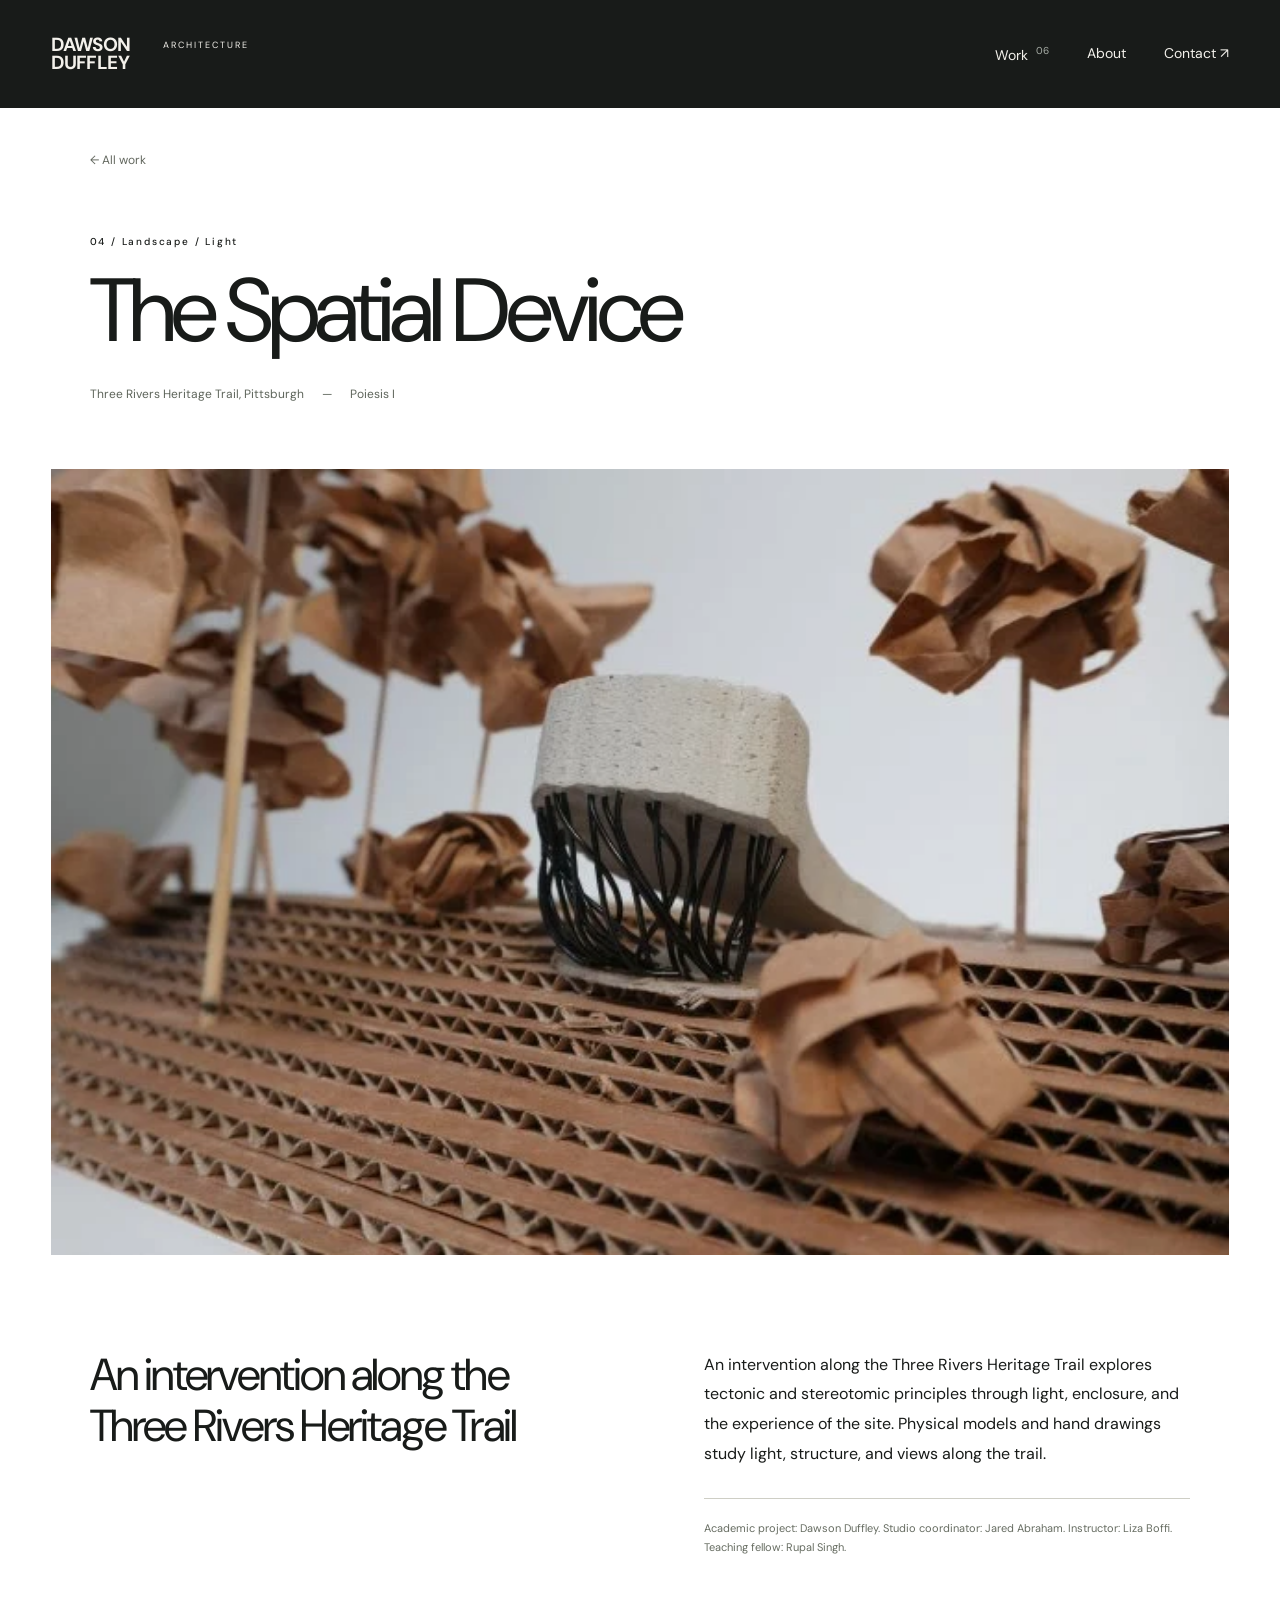
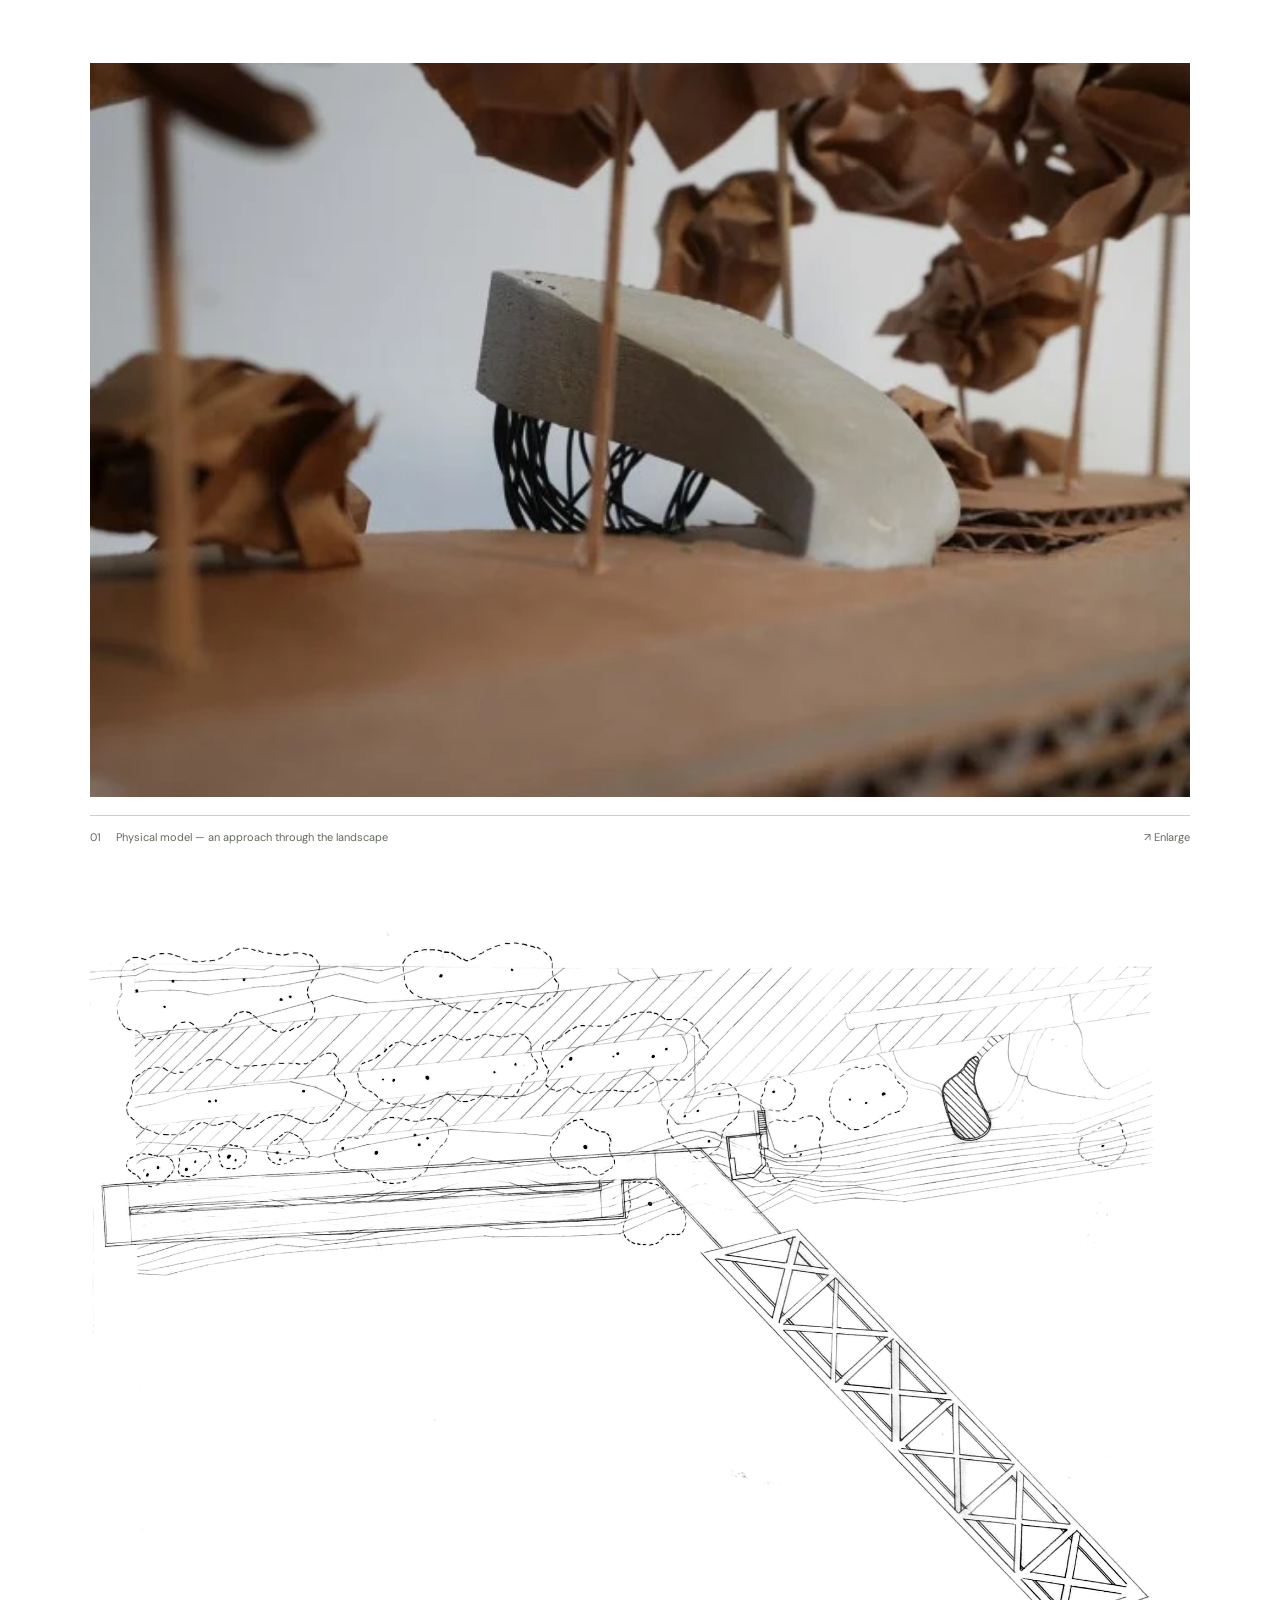
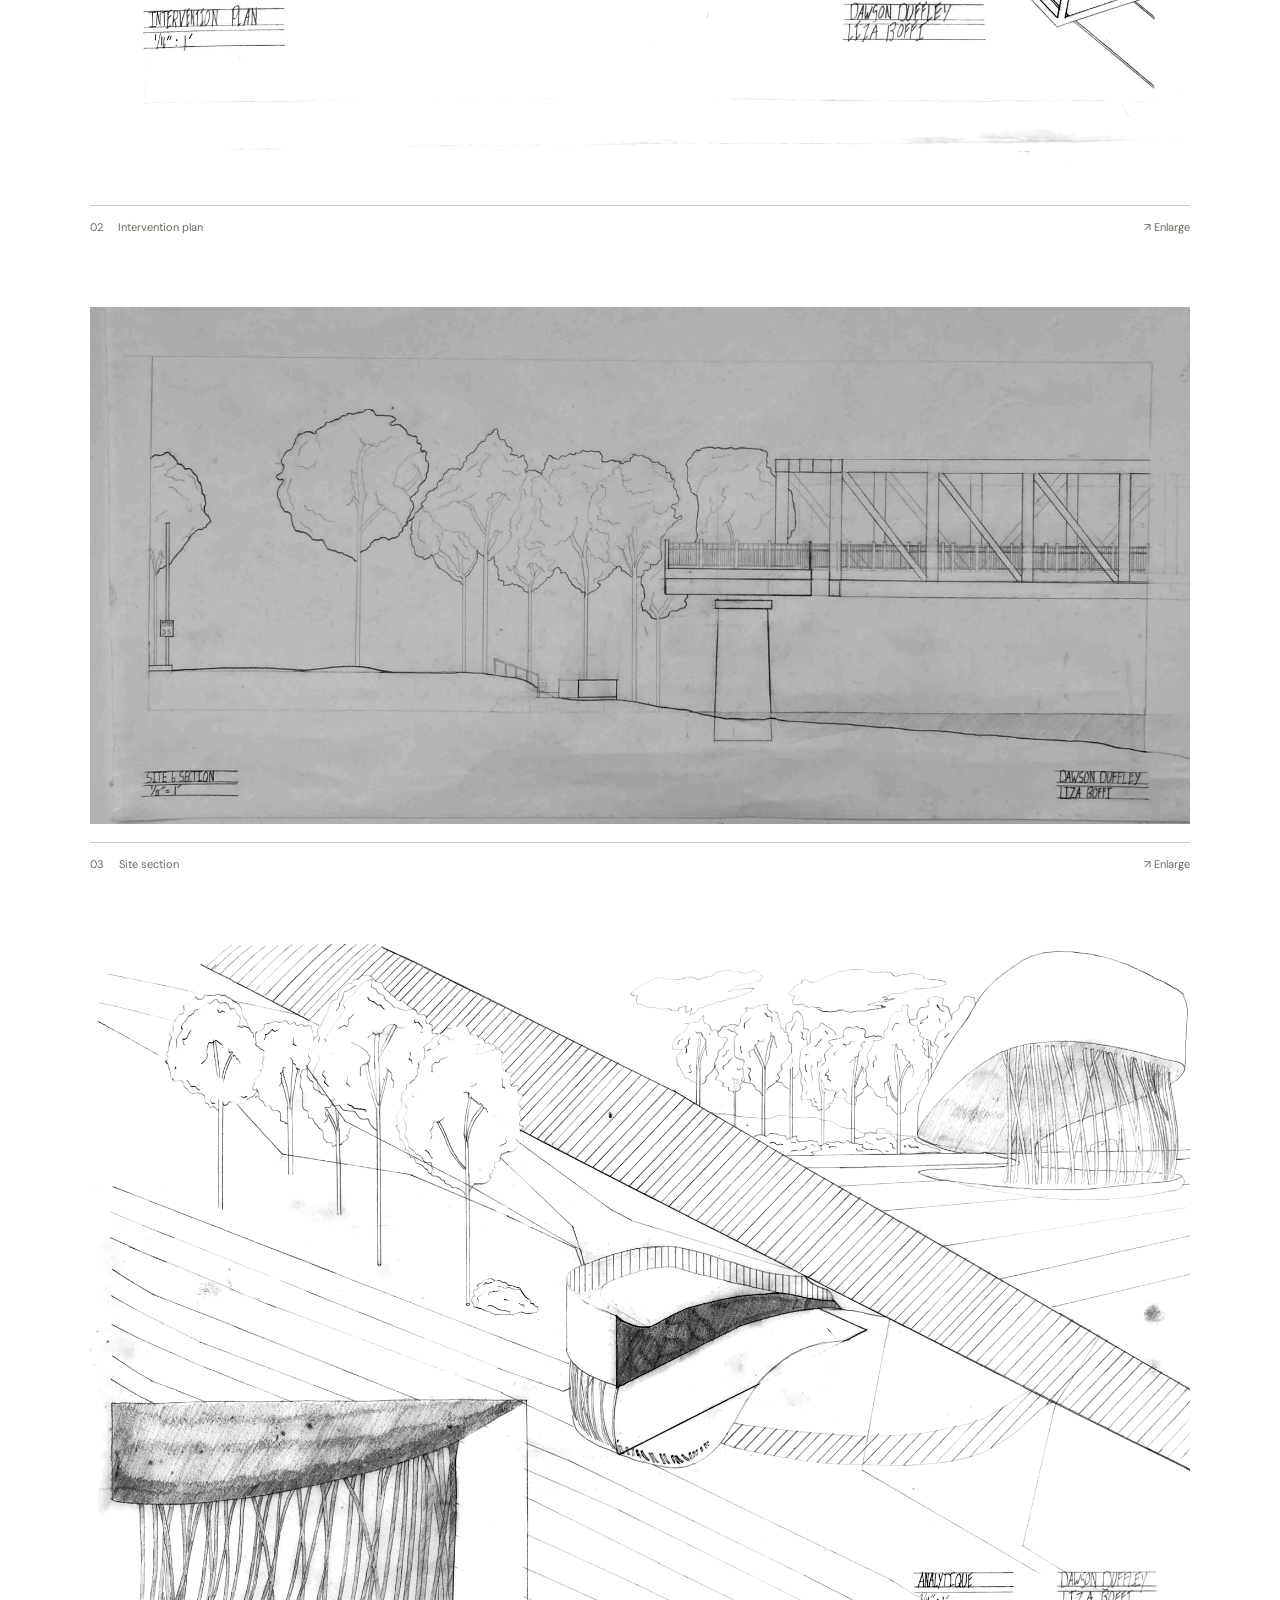
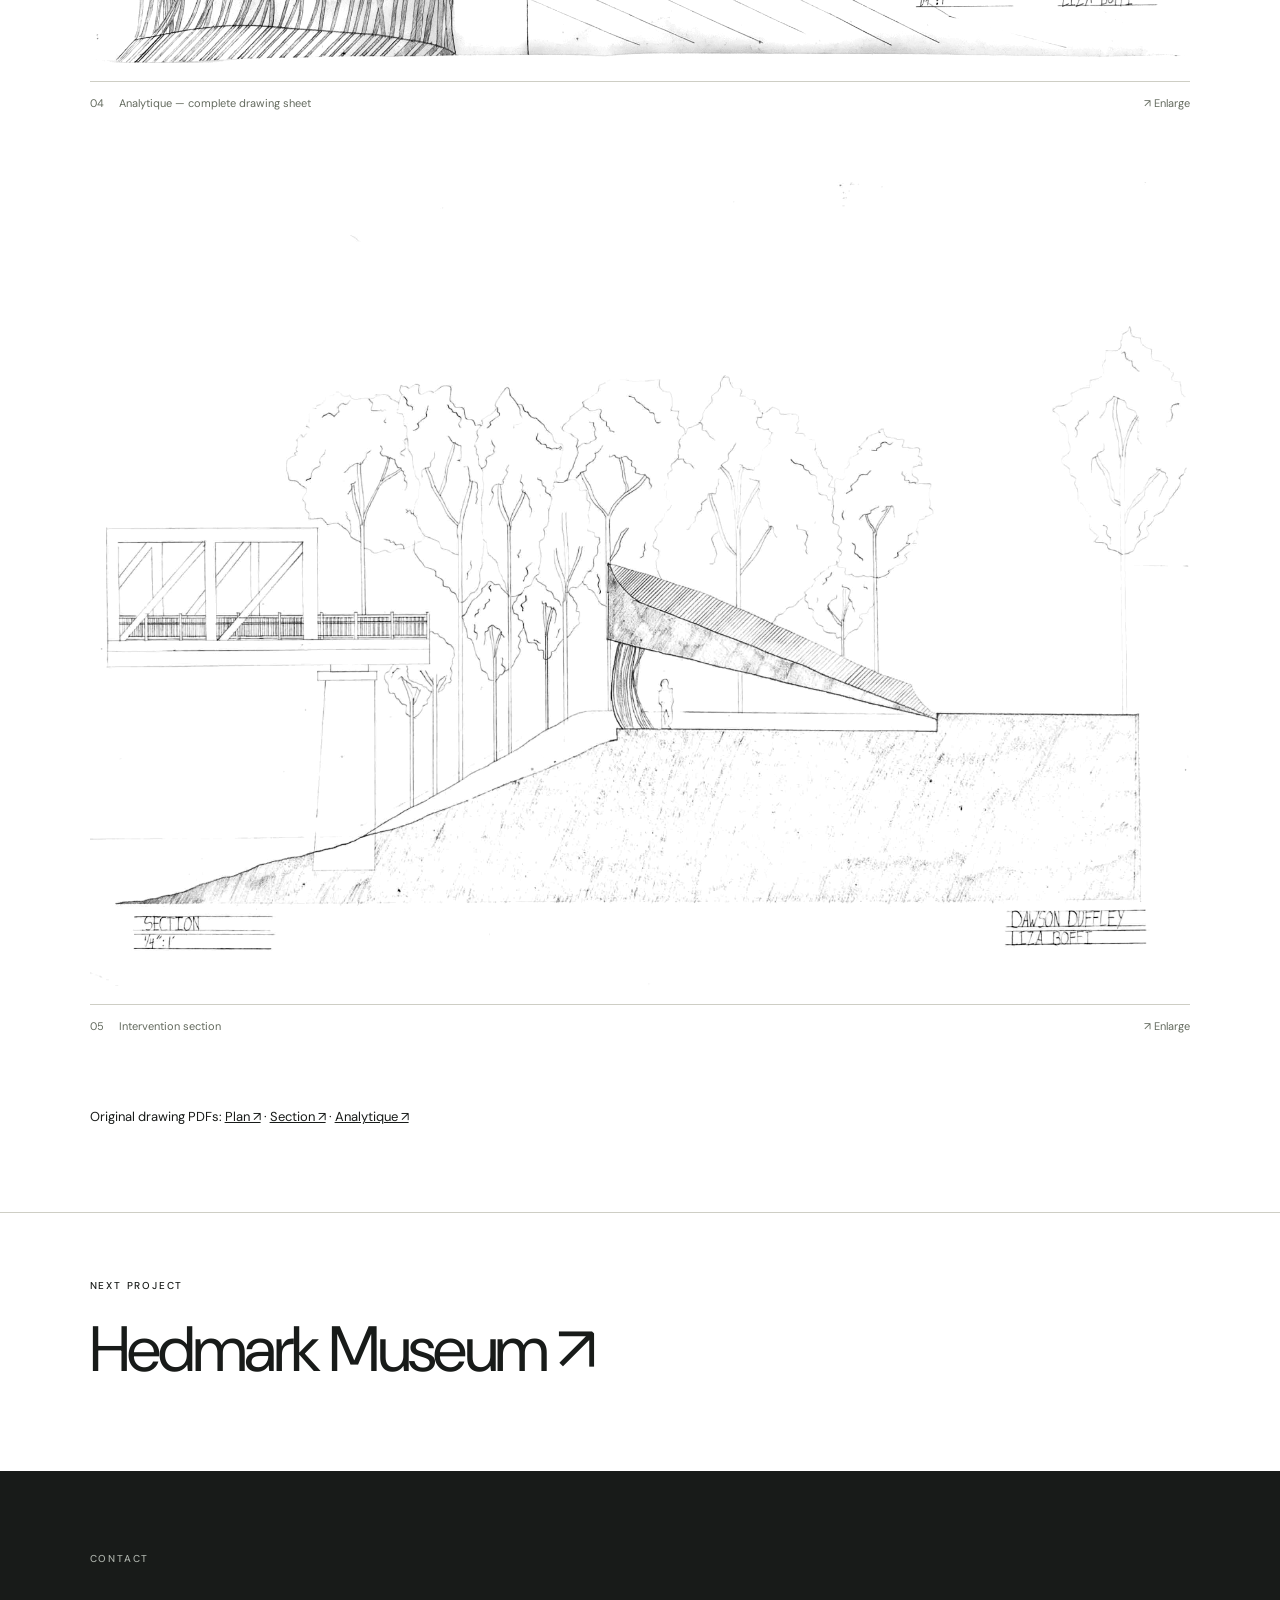
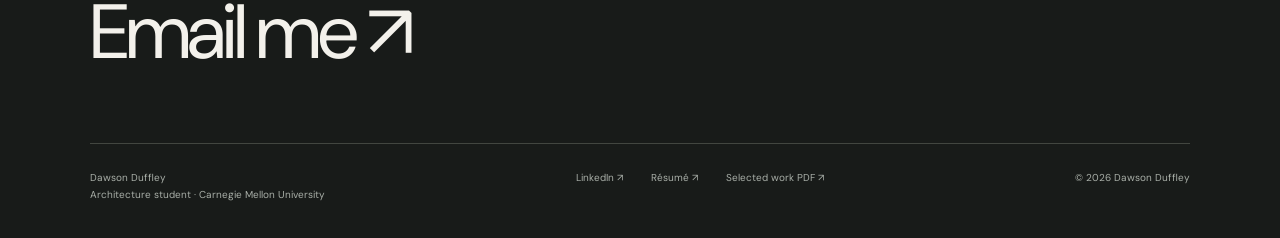
<file: the-spatial-device.html>
<!doctype html><html lang="en"><head><meta charset="utf-8"><meta name="viewport" content="width=device-width,initial-scale=1"><meta name="description" content="An intervention along the Three Rivers Heritage Trail"><meta name="theme-color" content="#181b19"><title>The Spatial Device — Dawson Duffley</title><link rel="icon" href="favicon.svg" type="image/svg+xml"><link rel="stylesheet" href="style.css?v=10"><script src="app.js" defer></script></head><body class="project-page"><a class="skip" href="#main">Skip to content</a><header><a class="wordmark" href="index.html" aria-label="Dawson Duffley home">DAWSON<br>DUFFLEY<span>ARCHITECTURE</span></a><nav aria-label="Main navigation"><a href="index.html#work">Work <span>06</span></a><a href="about.html">About</a><a href="mailto:dduffley@andrew.cmu.edu">Contact ↗</a></nav></header><main id="main"><section class="project-heading"><a class="back" href="index.html#work">← All work</a><div class="project-title"><p class="eyebrow">04 / Landscape / Light</p><h1>The Spatial Device</h1><p>Three Rivers Heritage Trail, Pittsburgh <span>—</span> Poiesis I</p></div></section><div class="project-cover"><img class="" src="assets/spatial-model-0.webp" alt="The Spatial Device" loading="eager" decoding="async" fetchpriority="high"></div><section class="project-intro"><h2>An intervention along the Three Rivers Heritage Trail</h2><div><p>An intervention along the Three Rivers Heritage Trail explores tectonic and stereotomic principles through light, enclosure, and the experience of the site. Physical models and hand drawings study light, structure, and views along the trail.</p><p class="credits">Academic project: Dawson Duffley. Studio coordinator: Jared Abraham. Instructor: Liza Boffi. Teaching fellow: Rupal Singh.</p></div></section><section class="gallery" aria-label="Project drawings and images"><figure><a class="zoom" href="assets/spatial-model-1.webp" aria-label="Enlarge: Physical model — an approach through the landscape"><img class="" src="assets/spatial-model-1.webp" alt="Physical model — an approach through the landscape" loading="lazy" decoding="async"></a><figcaption><span>01</span>Physical model — an approach through the landscape<span class="enlarge">↗ Enlarge</span></figcaption></figure><figure><a class="zoom" href="assets/spatial-plan-v10.webp" aria-label="Enlarge: Intervention plan"><img class="" src="assets/spatial-plan-v10.webp" alt="Intervention plan" loading="lazy" decoding="async"></a><figcaption><span>02</span>Intervention plan<span class="enlarge">↗ Enlarge</span></figcaption></figure><figure><a class="zoom" href="assets/spatial-site-section.webp" aria-label="Enlarge: Site section"><img class="" src="assets/spatial-site-section.webp" alt="Site section" loading="lazy" decoding="async"></a><figcaption><span>03</span>Site section<span class="enlarge">↗ Enlarge</span></figcaption></figure><figure><a class="zoom" href="assets/spatial-analytique-v10.webp" aria-label="Enlarge: Analytique — complete drawing sheet"><img class="" src="assets/spatial-analytique-v10.webp" alt="Analytique — complete drawing sheet" loading="lazy" decoding="async"></a><figcaption><span>04</span>Analytique — complete drawing sheet<span class="enlarge">↗ Enlarge</span></figcaption></figure><figure><a class="zoom" href="assets/spatial-intervention-section.webp" aria-label="Enlarge: Intervention section"><img class="" src="assets/spatial-intervention-section.webp" alt="Intervention section" loading="lazy" decoding="async"></a><figcaption><span>05</span>Intervention section<span class="enlarge">↗ Enlarge</span></figcaption></figure><p class="drawing-downloads">Original drawing PDFs: <a href="assets/spatial-intervention-plan.pdf" target="_blank" rel="noopener">Plan ↗</a> · <a href="assets/spatial-intervention-section.pdf" target="_blank" rel="noopener">Section ↗</a> · <a href="assets/spatial-analytique-new.pdf" target="_blank" rel="noopener">Analytique ↗</a></p></section><a class="next-project" href="hedmark-museum.html"><span class="eyebrow">NEXT PROJECT</span><span>Hedmark Museum ↗</span></a></main><dialog class="lightbox"><button class="close-lightbox" aria-label="Close enlarged image">Close ×</button><img alt=""><p></p></dialog><footer><div class="footer-top"><p class="eyebrow">CONTACT</p><a class="contact" href="mailto:dduffley@andrew.cmu.edu">Email me ↗</a></div><div class="footer-bottom"><span>Dawson Duffley<br>Architecture student · Carnegie Mellon University</span><div><a href="https://www.linkedin.com/in/dawson-duffley/" target="_blank" rel="noopener noreferrer">LinkedIn ↗</a><a href="assets/Dawson-Duffley-Resume.pdf" target="_blank" rel="noopener">Résumé ↗</a><a href="assets/Dawson-Duffley-Selected-Work.pdf" target="_blank" rel="noopener">Selected work PDF ↗</a></div><span>© 2026 Dawson Duffley</span></div></footer></body></html>
</file>
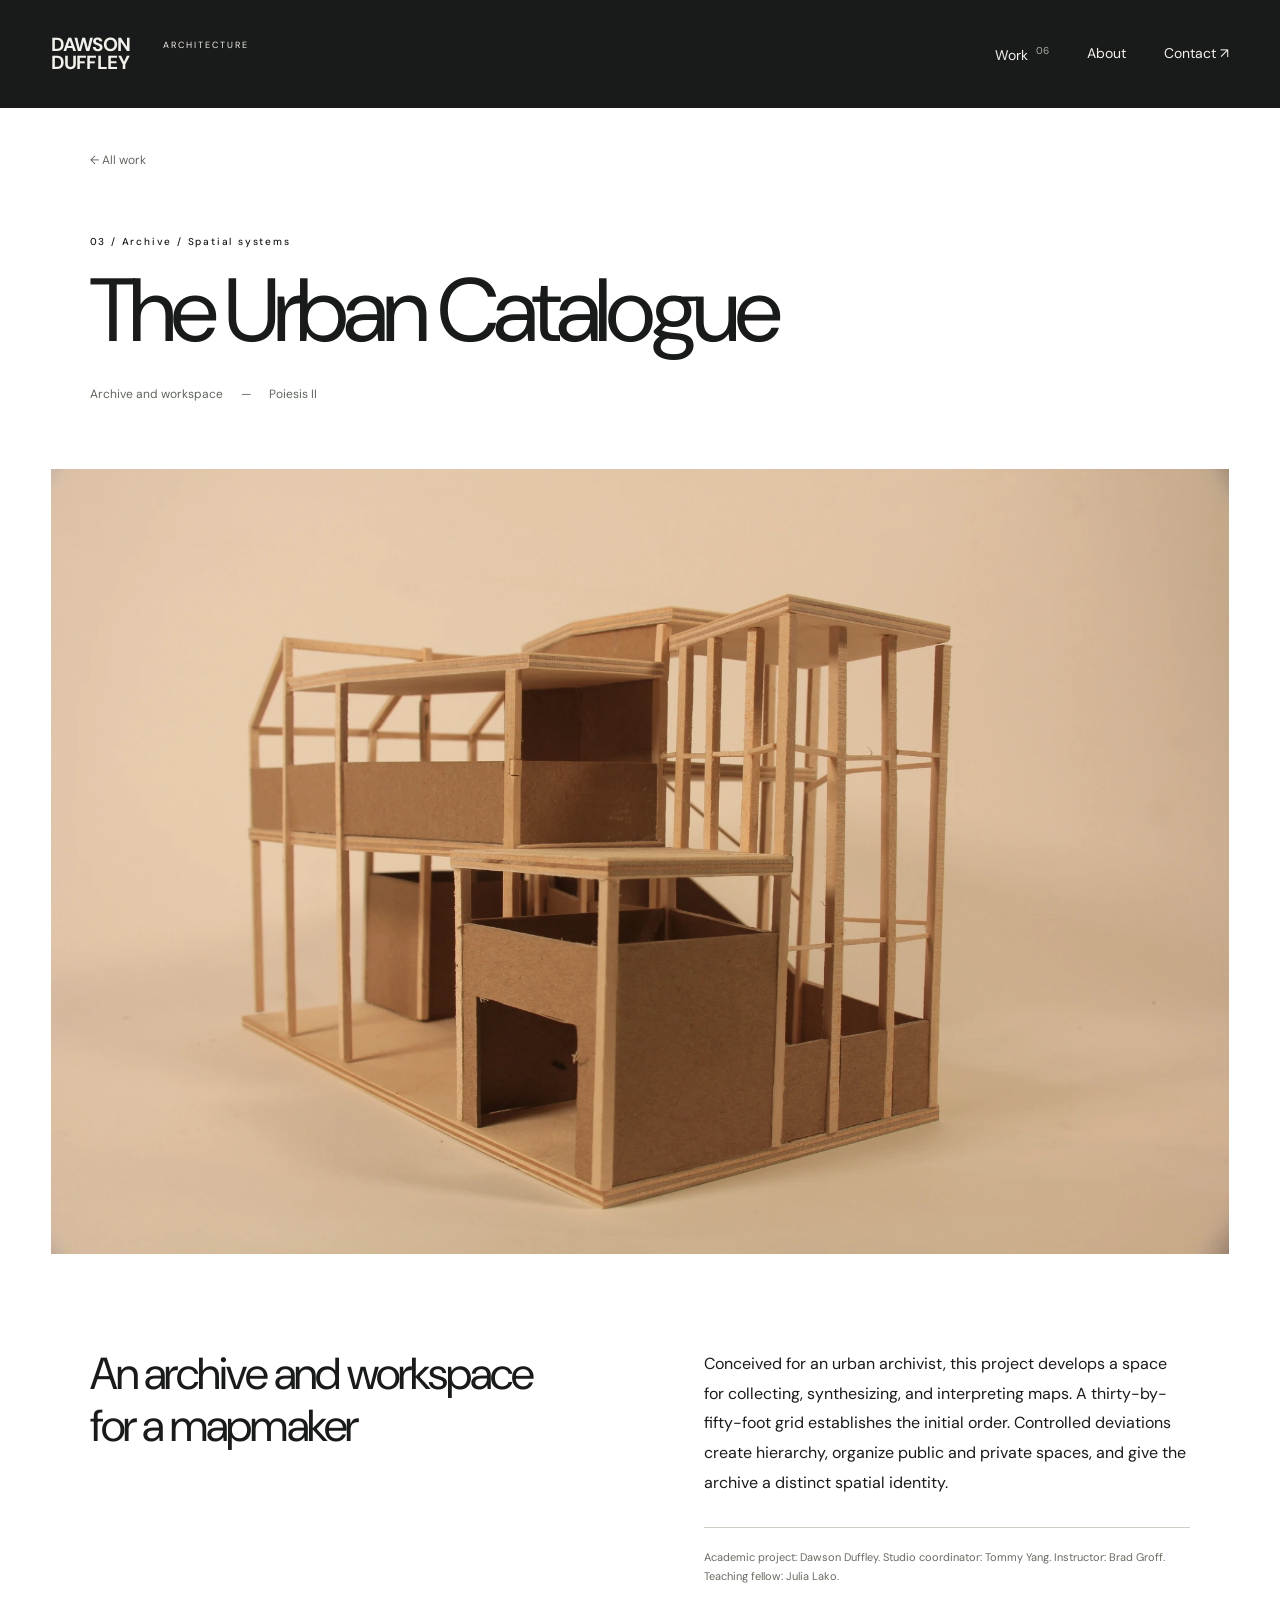
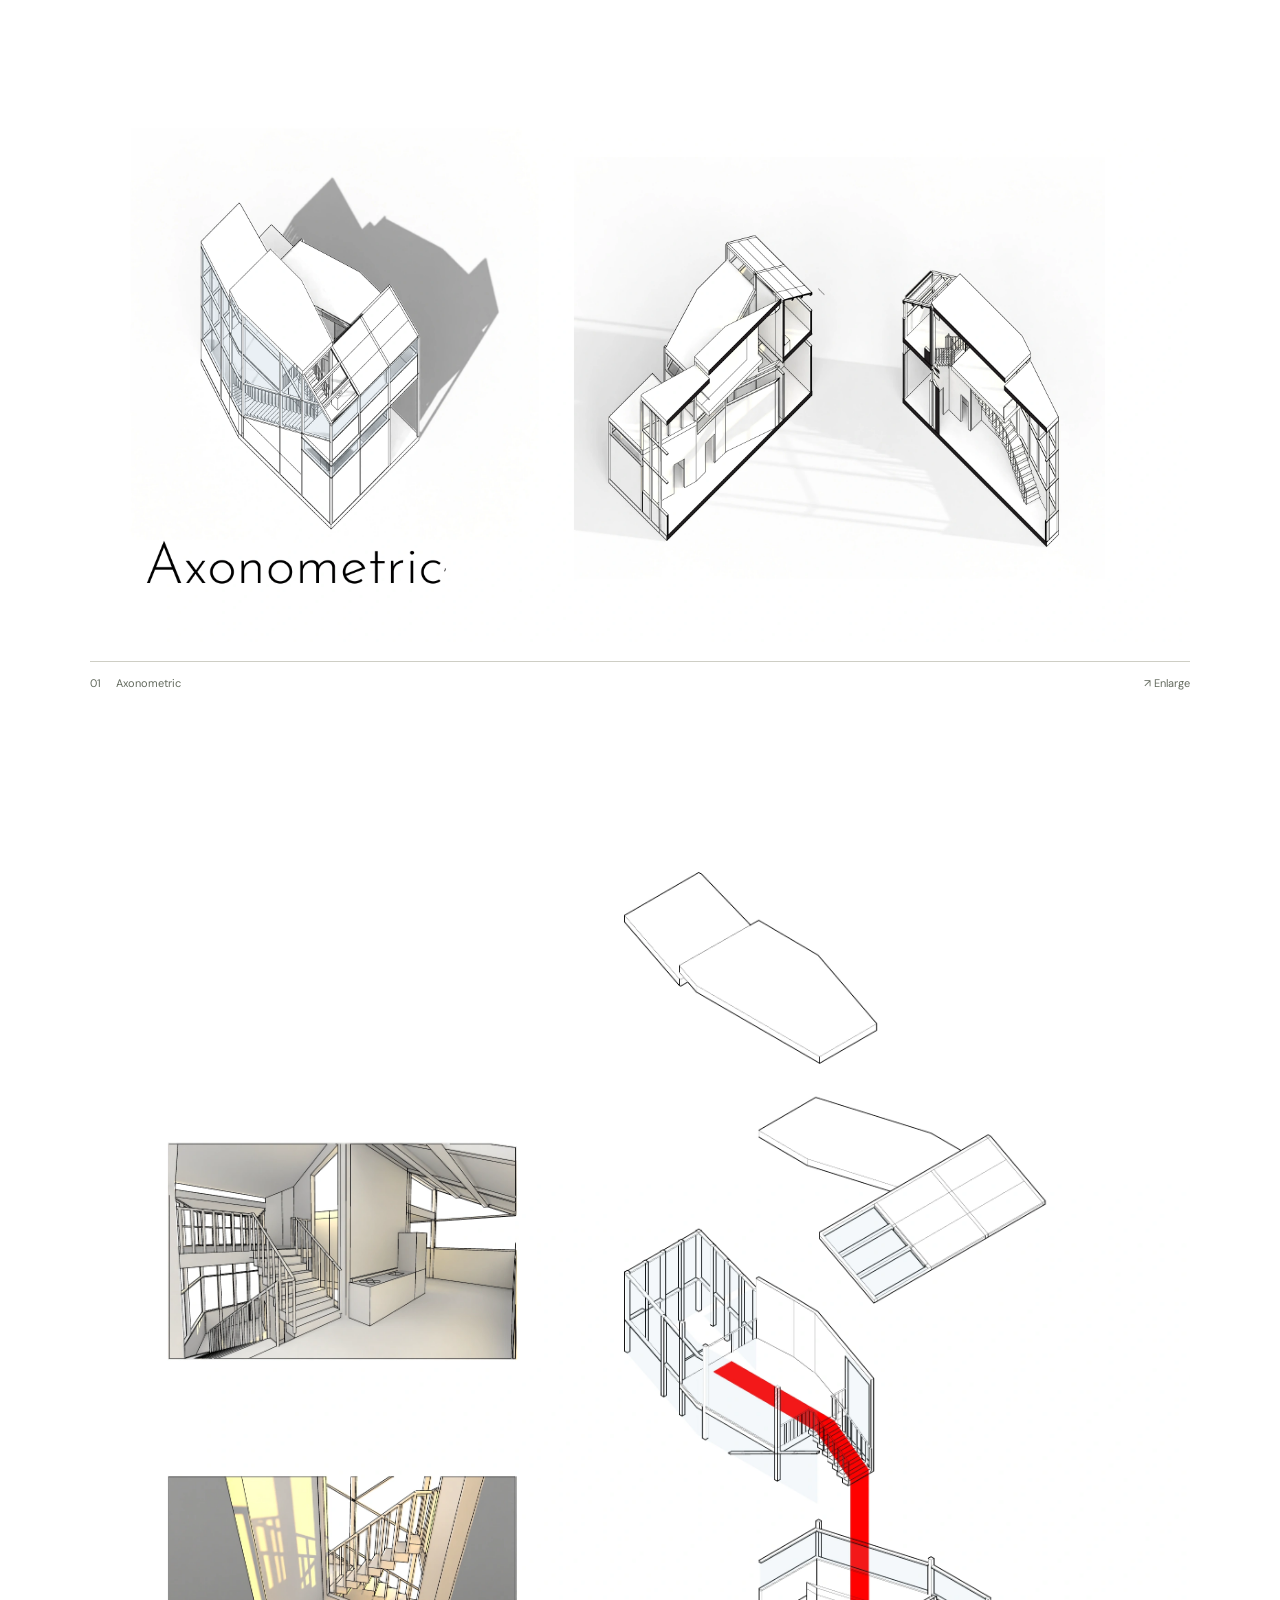
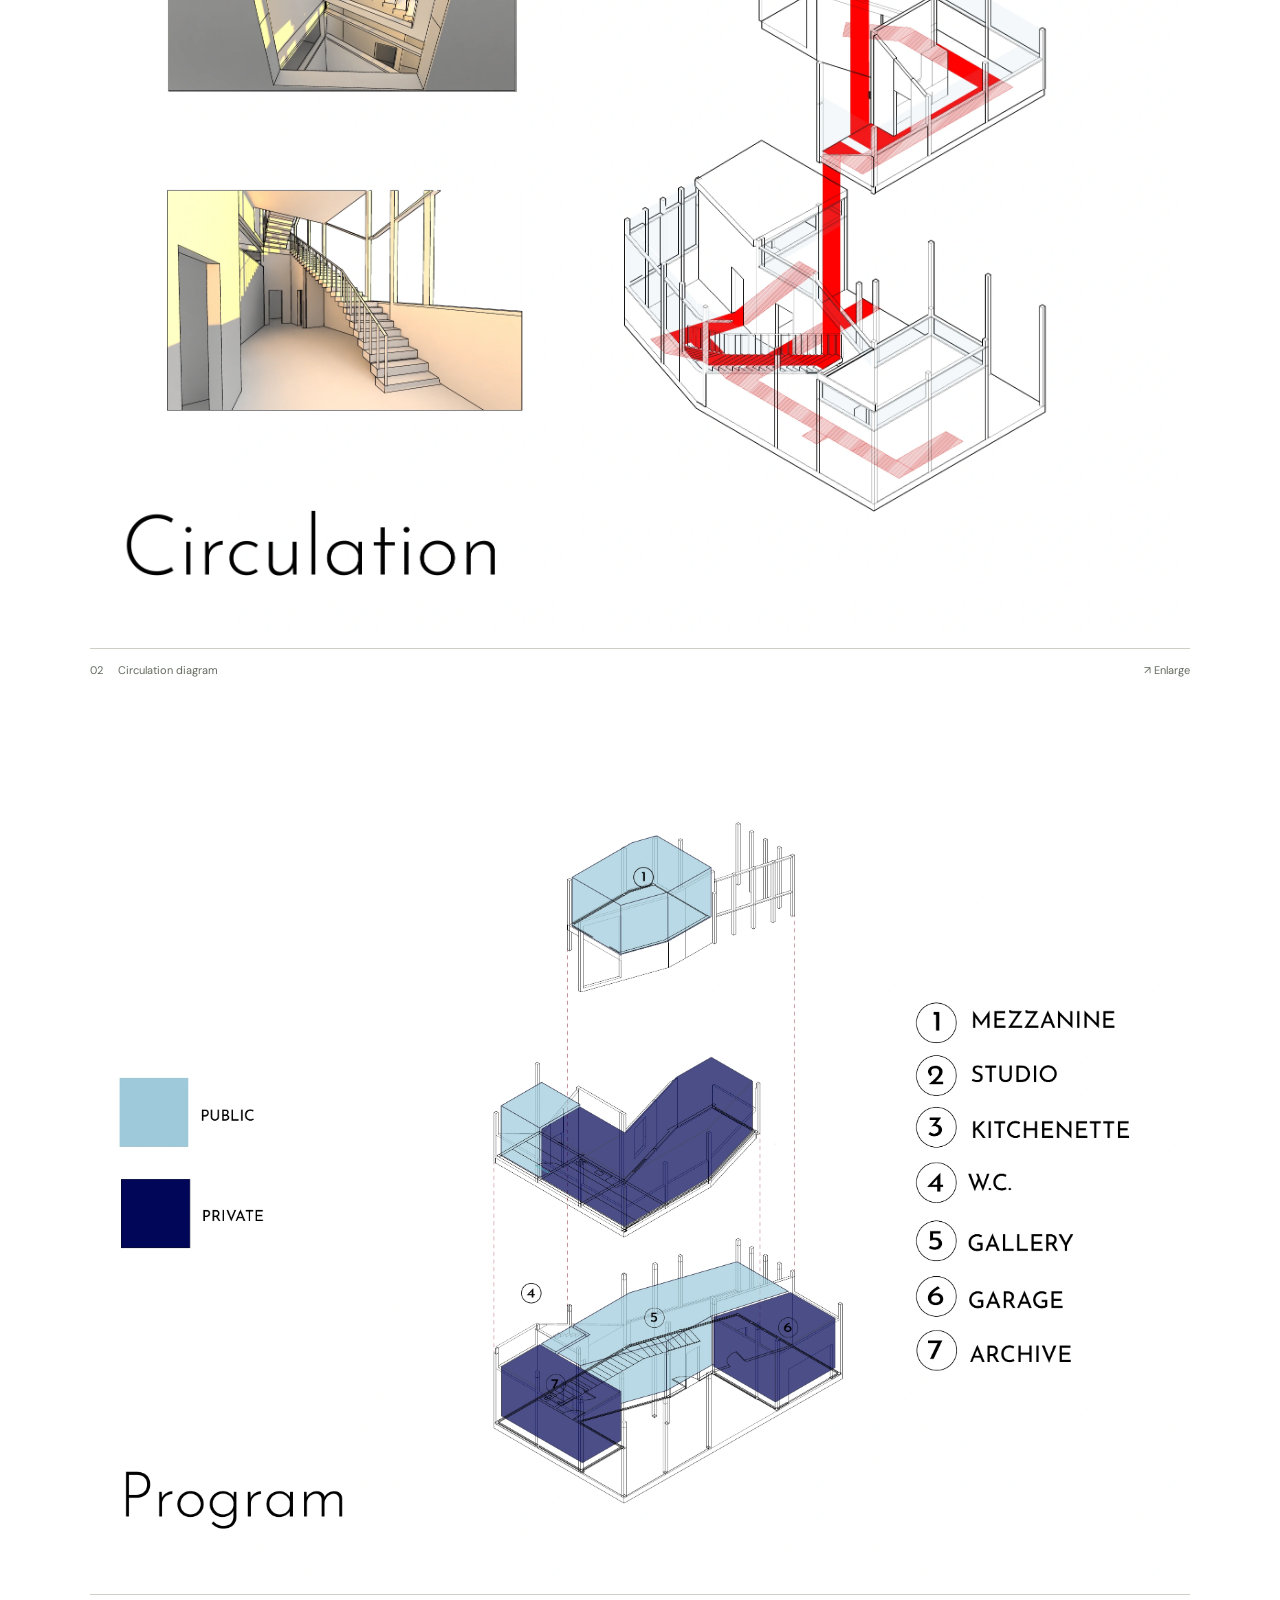
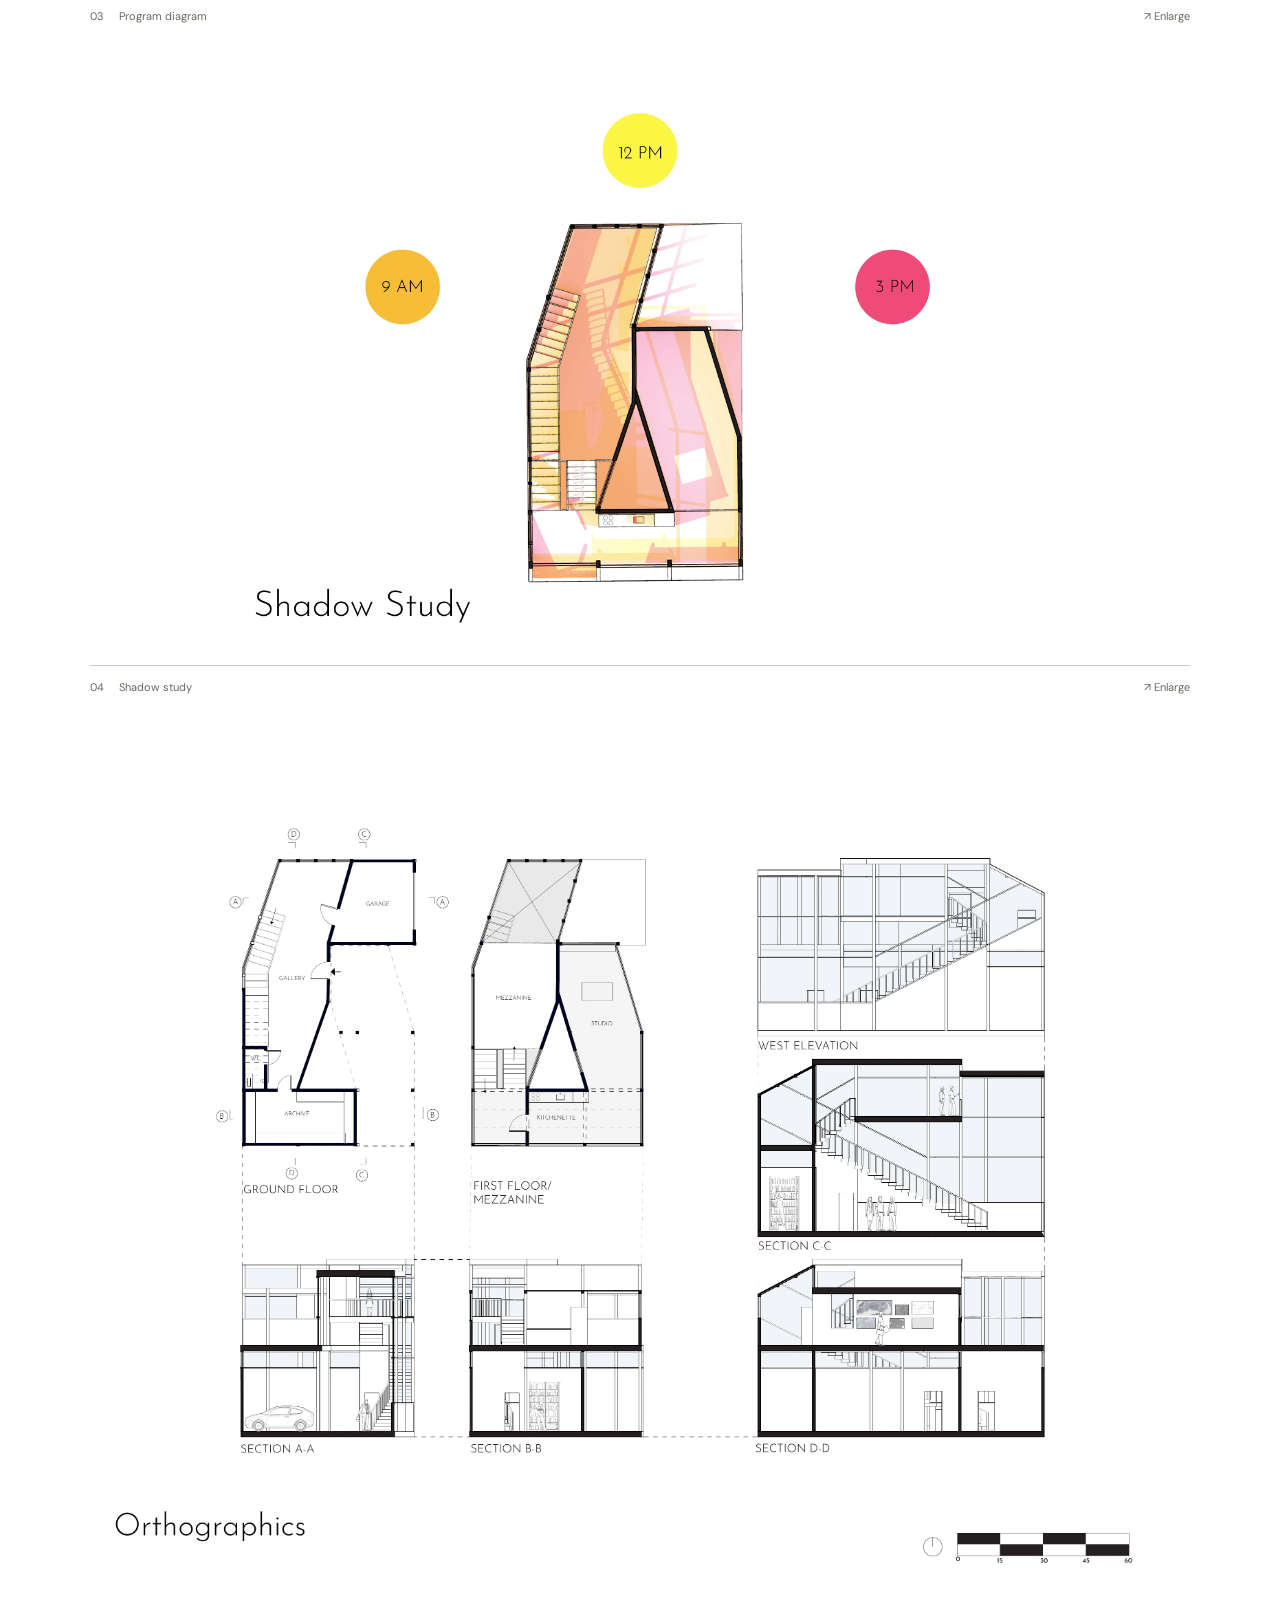
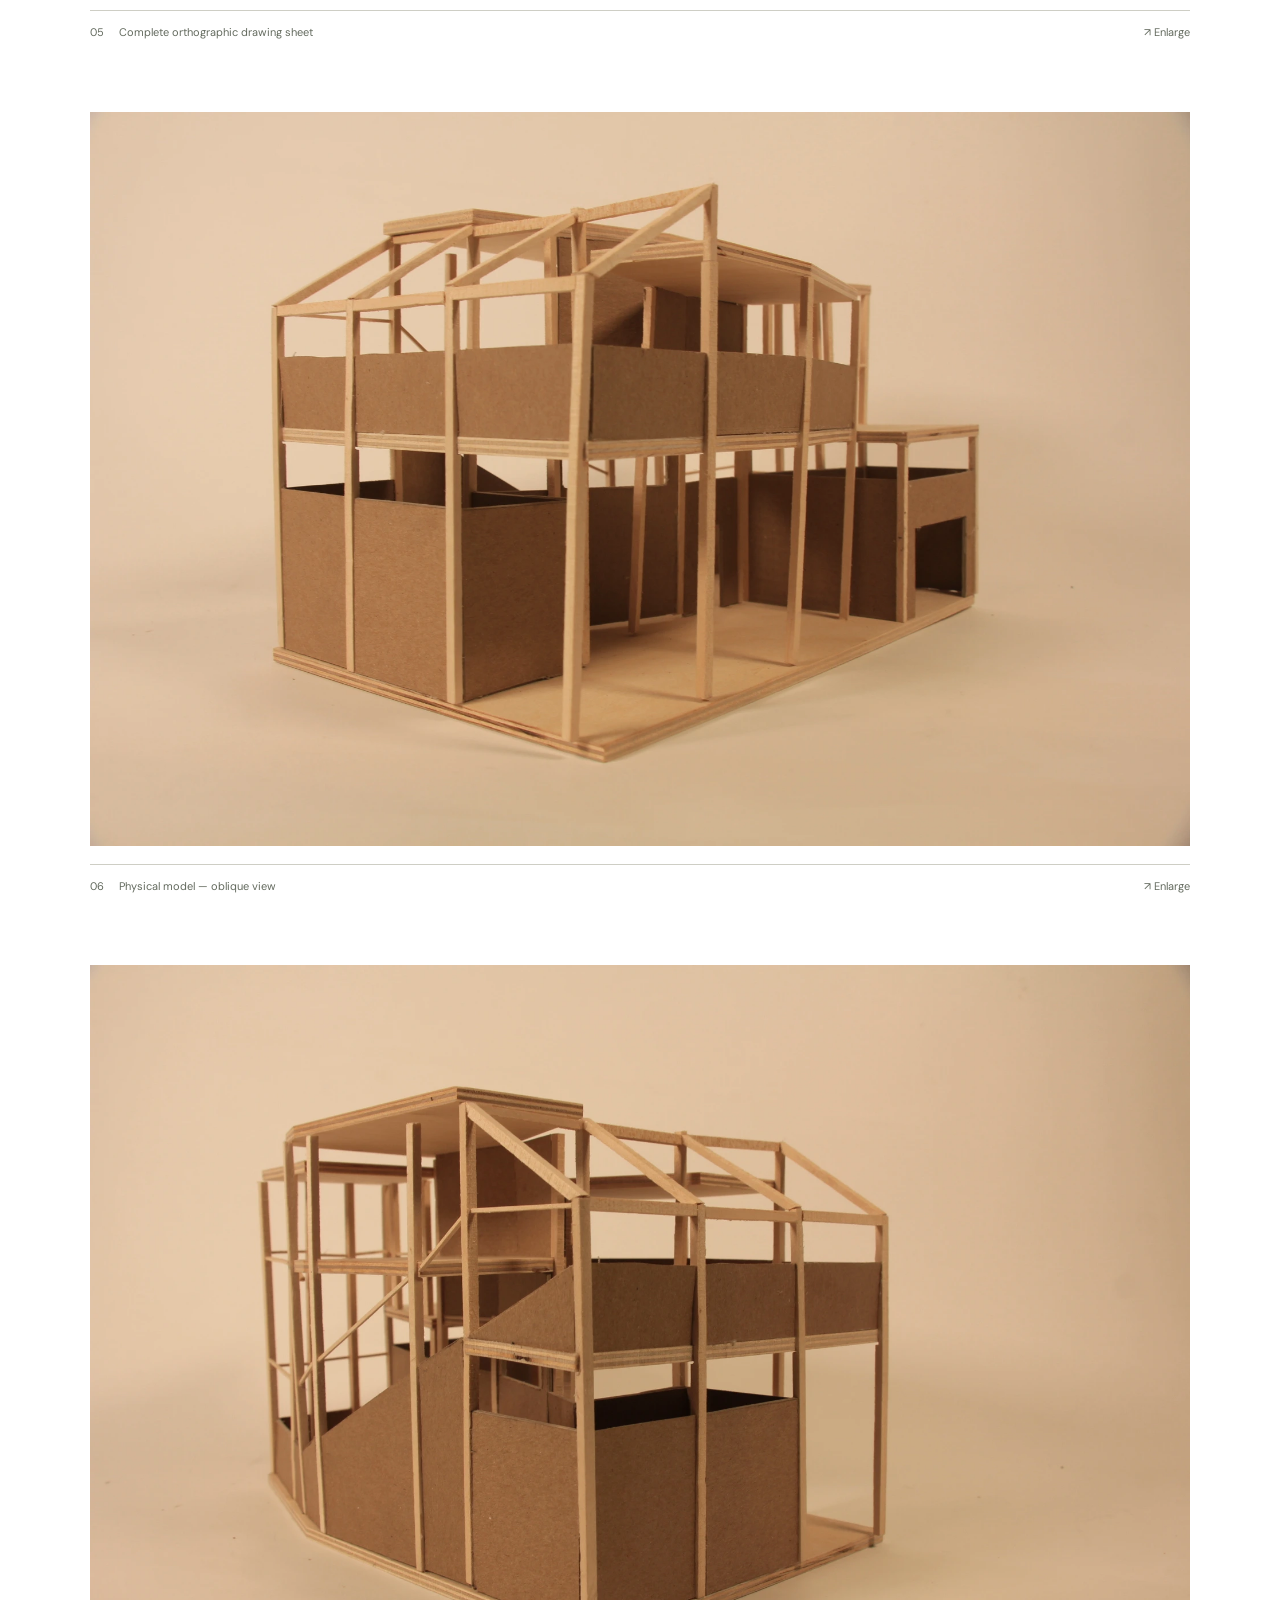
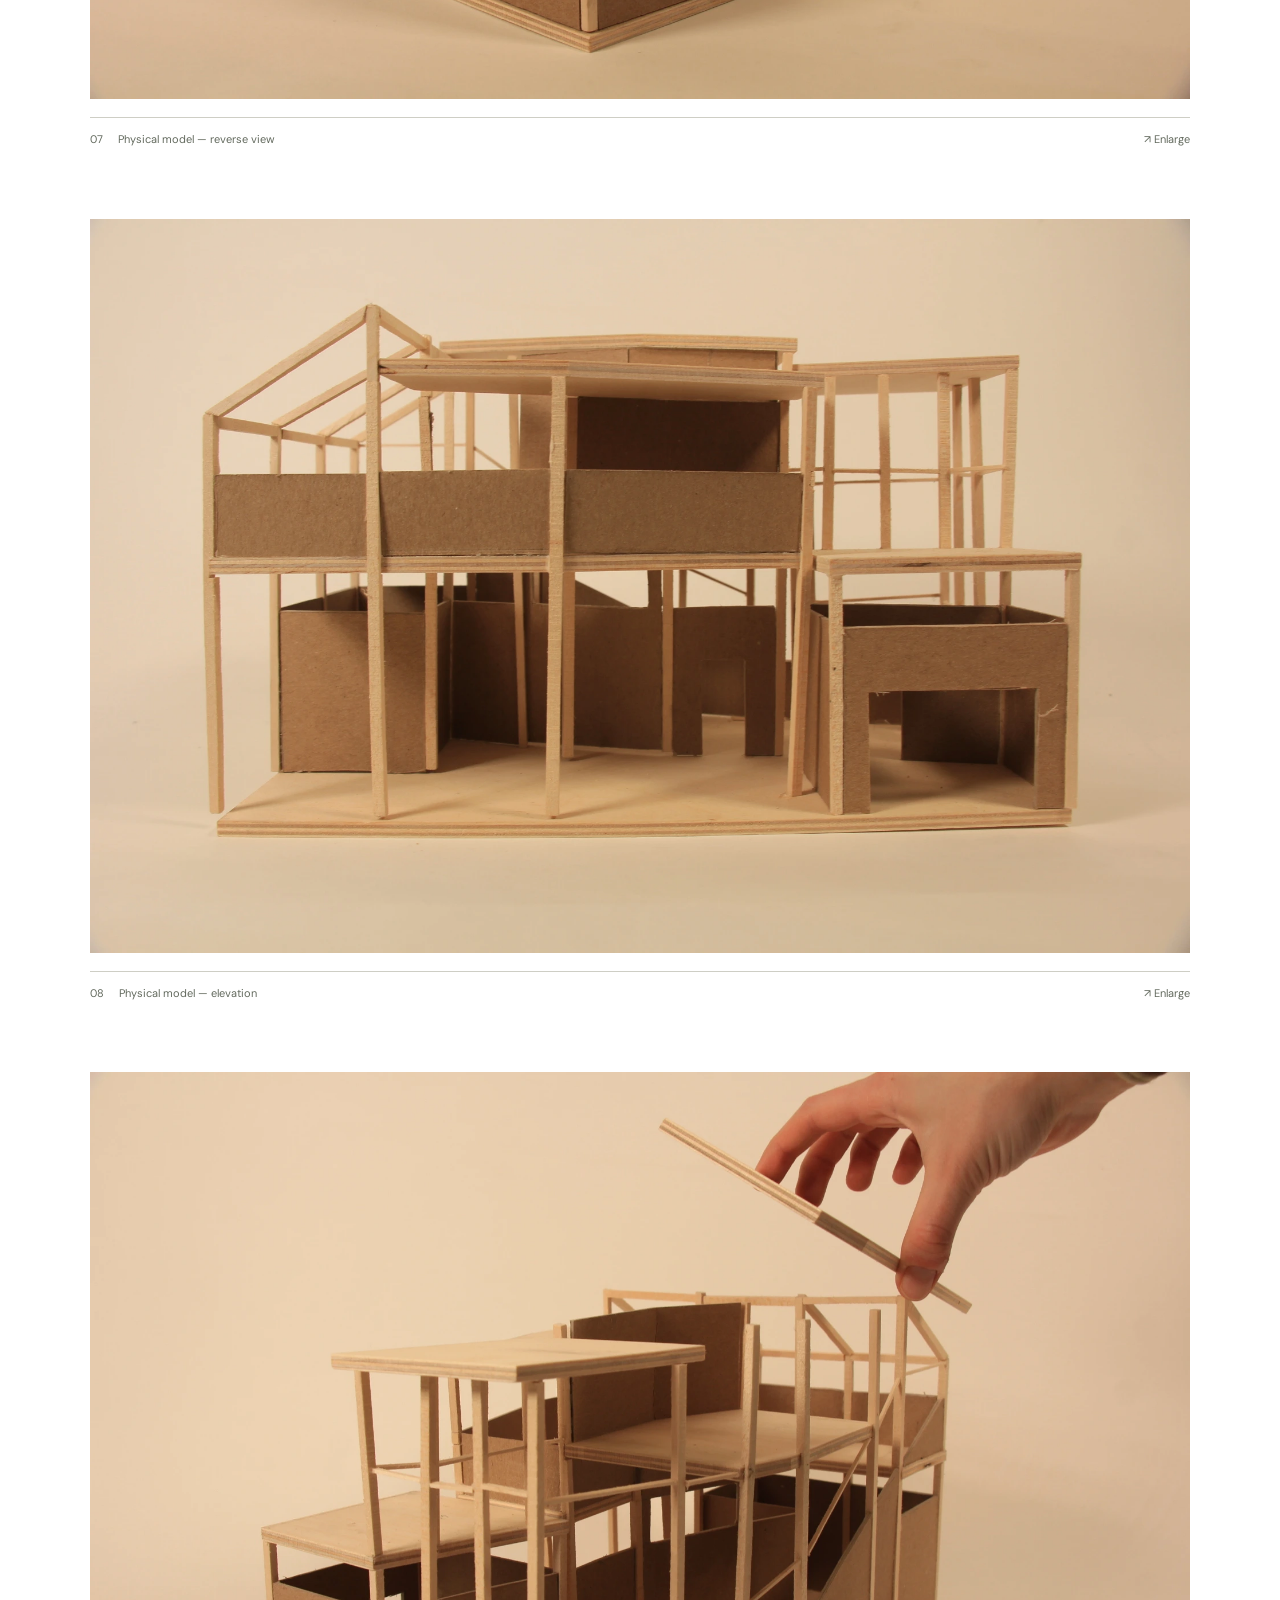
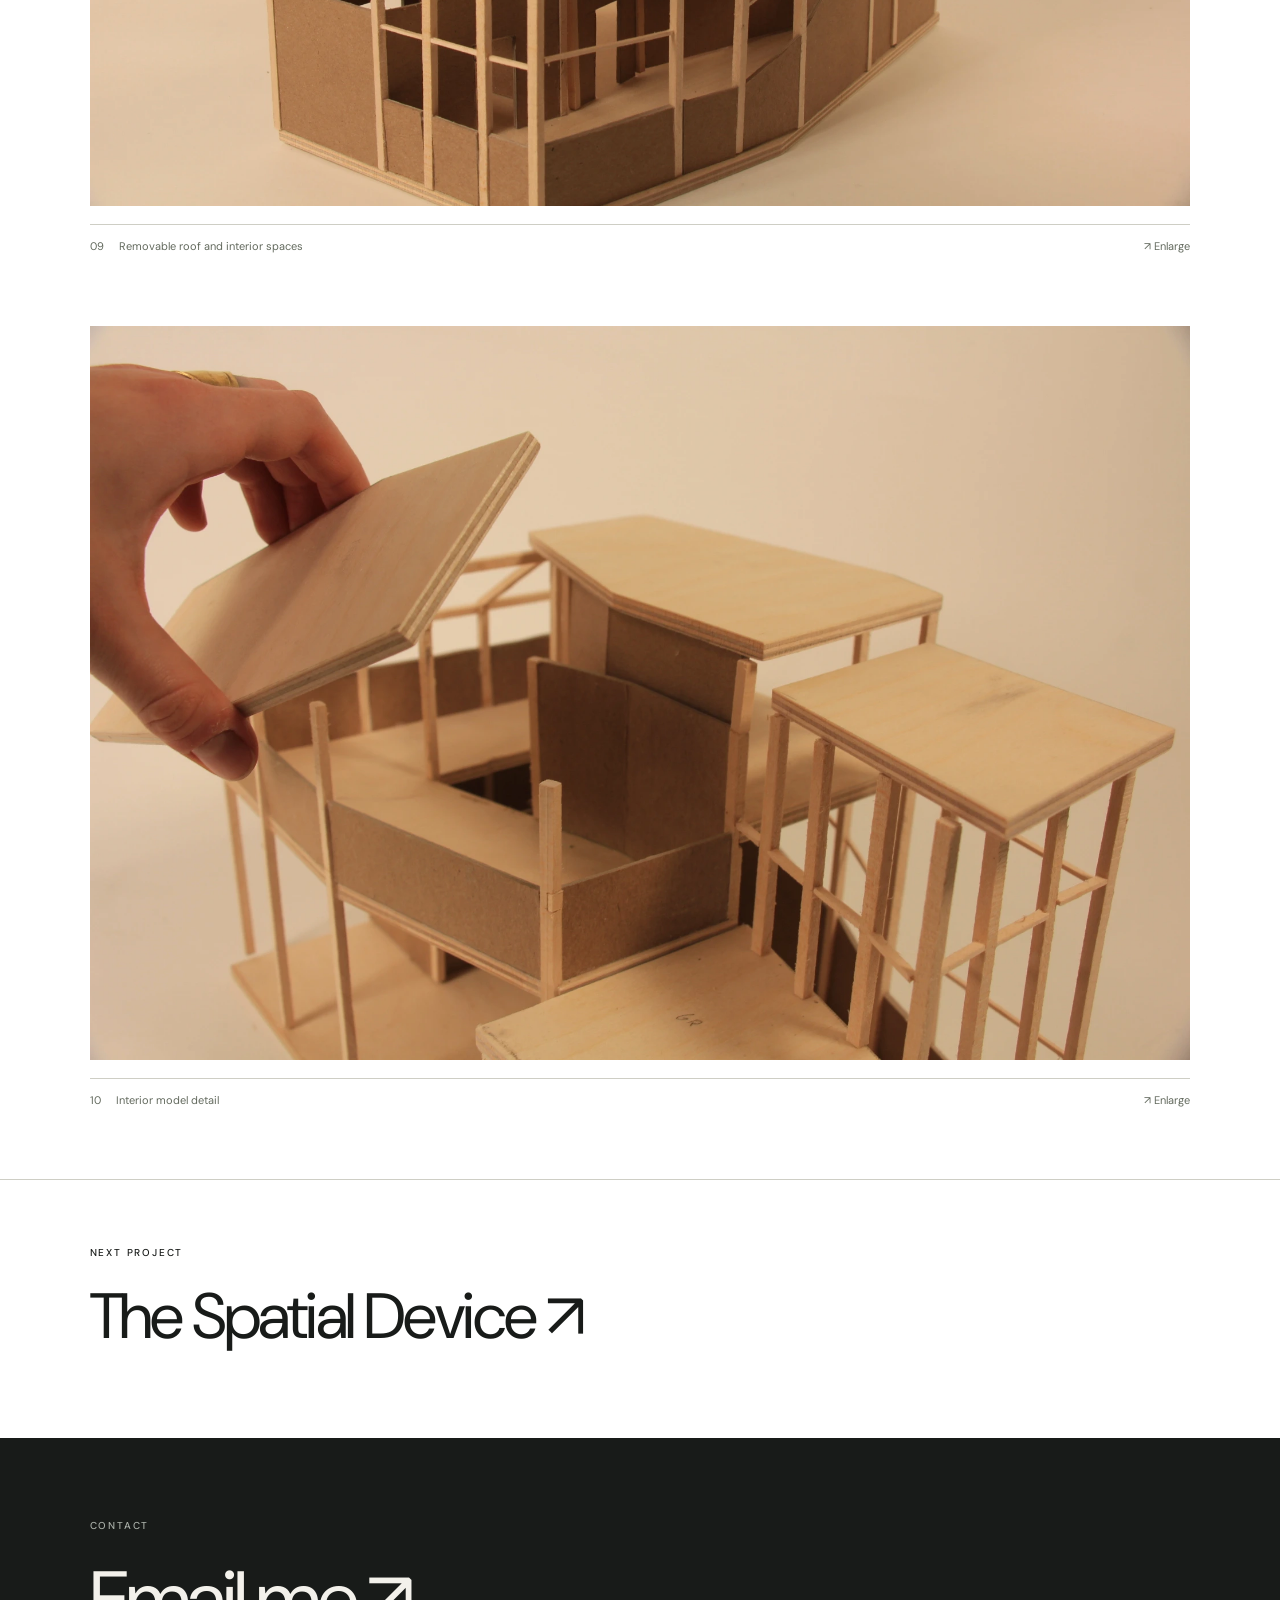
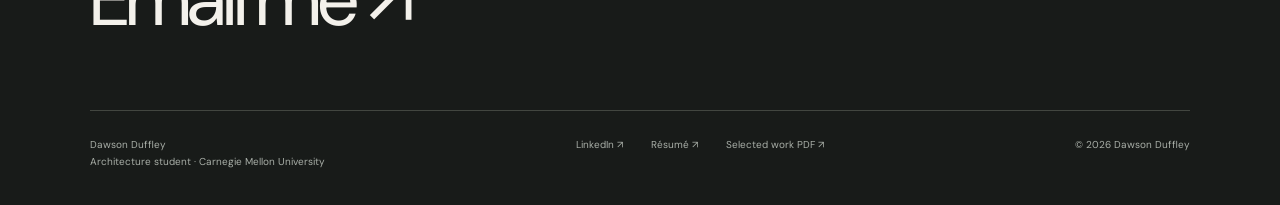
<file: the-urban-catalogue.html>
<!doctype html><html lang="en"><head><meta charset="utf-8"><meta name="viewport" content="width=device-width,initial-scale=1"><meta name="description" content="An archive and workspace for a mapmaker"><meta name="theme-color" content="#181b19"><title>The Urban Catalogue — Dawson Duffley</title><link rel="icon" href="favicon.svg" type="image/svg+xml"><link rel="stylesheet" href="style.css?v=10"><script src="app.js" defer></script></head><body class="project-page"><a class="skip" href="#main">Skip to content</a><header><a class="wordmark" href="index.html" aria-label="Dawson Duffley home">DAWSON<br>DUFFLEY<span>ARCHITECTURE</span></a><nav aria-label="Main navigation"><a href="index.html#work">Work <span>06</span></a><a href="about.html">About</a><a href="mailto:dduffley@andrew.cmu.edu">Contact ↗</a></nav></header><main id="main"><section class="project-heading"><a class="back" href="index.html#work">← All work</a><div class="project-title"><p class="eyebrow">03 / Archive / Spatial systems</p><h1>The Urban Catalogue</h1><p>Archive and workspace <span>—</span> Poiesis II</p></div></section><div class="project-cover"><img class="" src="assets/urban-model-1533.webp" alt="The Urban Catalogue" loading="eager" decoding="async" fetchpriority="high"></div><section class="project-intro"><h2>An archive and workspace for a mapmaker</h2><div><p>Conceived for an urban archivist, this project develops a space for collecting, synthesizing, and interpreting maps. A thirty-by-fifty-foot grid establishes the initial order. Controlled deviations create hierarchy, organize public and private spaces, and give the archive a distinct spatial identity.</p><p class="credits">Academic project: Dawson Duffley. Studio coordinator: Tommy Yang. Instructor: Brad Groff. Teaching fellow: Julia Lako.</p></div></section><section class="gallery" aria-label="Project drawings and images"><figure><a class="zoom" href="assets/urban-axonometric.webp" aria-label="Enlarge: Axonometric"><img class="" src="assets/urban-axonometric.webp" alt="Axonometric" loading="lazy" decoding="async"></a><figcaption><span>01</span>Axonometric<span class="enlarge">↗ Enlarge</span></figcaption></figure><figure><a class="zoom" href="assets/urban-circulation-new.webp" aria-label="Enlarge: Circulation diagram"><img class="" src="assets/urban-circulation-new.webp" alt="Circulation diagram" loading="lazy" decoding="async"></a><figcaption><span>02</span>Circulation diagram<span class="enlarge">↗ Enlarge</span></figcaption></figure><figure><a class="zoom" href="assets/urban-program-new.webp" aria-label="Enlarge: Program diagram"><img class="" src="assets/urban-program-new.webp" alt="Program diagram" loading="lazy" decoding="async"></a><figcaption><span>03</span>Program diagram<span class="enlarge">↗ Enlarge</span></figcaption></figure><figure><a class="zoom" href="assets/urban-shadow-v13.webp" aria-label="Enlarge: Shadow study"><img class="" src="assets/urban-shadow-v13.webp" alt="Shadow study" loading="lazy" decoding="async"></a><figcaption><span>04</span>Shadow study<span class="enlarge">↗ Enlarge</span></figcaption></figure><figure><a class="zoom" href="assets/urban-orthographics.webp" aria-label="Enlarge: Complete orthographic drawing sheet"><img class="" src="assets/urban-orthographics.webp" alt="Complete orthographic drawing sheet" loading="lazy" decoding="async"></a><figcaption><span>05</span>Complete orthographic drawing sheet<span class="enlarge">↗ Enlarge</span></figcaption></figure><figure><a class="zoom" href="assets/urban-model-1535.webp" aria-label="Enlarge: Physical model — oblique view"><img class="" src="assets/urban-model-1535.webp" alt="Physical model — oblique view" loading="lazy" decoding="async"></a><figcaption><span>06</span>Physical model — oblique view<span class="enlarge">↗ Enlarge</span></figcaption></figure><figure><a class="zoom" href="assets/urban-model-1536.webp" aria-label="Enlarge: Physical model — reverse view"><img class="" src="assets/urban-model-1536.webp" alt="Physical model — reverse view" loading="lazy" decoding="async"></a><figcaption><span>07</span>Physical model — reverse view<span class="enlarge">↗ Enlarge</span></figcaption></figure><figure><a class="zoom" href="assets/urban-model-1534.webp" aria-label="Enlarge: Physical model — elevation"><img class="" src="assets/urban-model-1534.webp" alt="Physical model — elevation" loading="lazy" decoding="async"></a><figcaption><span>08</span>Physical model — elevation<span class="enlarge">↗ Enlarge</span></figcaption></figure><figure><a class="zoom" href="assets/urban-model-1543.webp" aria-label="Enlarge: Removable roof and interior spaces"><img class="" src="assets/urban-model-1543.webp" alt="Removable roof and interior spaces" loading="lazy" decoding="async"></a><figcaption><span>09</span>Removable roof and interior spaces<span class="enlarge">↗ Enlarge</span></figcaption></figure><figure><a class="zoom" href="assets/urban-model-1545.webp" aria-label="Enlarge: Interior model detail"><img class="" src="assets/urban-model-1545.webp" alt="Interior model detail" loading="lazy" decoding="async"></a><figcaption><span>10</span>Interior model detail<span class="enlarge">↗ Enlarge</span></figcaption></figure></section><a class="next-project" href="the-spatial-device.html"><span class="eyebrow">NEXT PROJECT</span><span>The Spatial Device ↗</span></a></main><dialog class="lightbox"><button class="close-lightbox" aria-label="Close enlarged image">Close ×</button><img alt=""><p></p></dialog><footer><div class="footer-top"><p class="eyebrow">CONTACT</p><a class="contact" href="mailto:dduffley@andrew.cmu.edu">Email me ↗</a></div><div class="footer-bottom"><span>Dawson Duffley<br>Architecture student · Carnegie Mellon University</span><div><a href="https://www.linkedin.com/in/dawson-duffley/" target="_blank" rel="noopener noreferrer">LinkedIn ↗</a><a href="assets/Dawson-Duffley-Resume.pdf" target="_blank" rel="noopener">Résumé ↗</a><a href="assets/Dawson-Duffley-Selected-Work.pdf" target="_blank" rel="noopener">Selected work PDF ↗</a></div><span>© 2026 Dawson Duffley</span></div></footer></body></html>
</file>
<file: style.css>
@import url('https://fonts.googleapis.com/css2?family=DM+Sans:wght@400;450;500;600;700&display=swap');
:root{--ink:#181b19;--paper:#f3f1eb;--muted:#a9afa8;--line:#424640;--accent:#d0da9c}*{box-sizing:border-box}html{scroll-behavior:smooth;scroll-padding-top:110px}body{margin:0;background:var(--ink);color:var(--paper);font-family:'DM Sans',Arial,sans-serif;font-size:16px;-webkit-font-smoothing:antialiased}a{color:inherit;text-decoration:none}img{display:block;width:100%;height:auto}button{font:inherit}a:focus-visible,button:focus-visible{outline:3px solid #bccb7c;outline-offset:6px}.skip{position:fixed;top:-100px;left:20px;background:var(--paper);color:var(--ink);padding:15px;z-index:100}.skip:focus{top:10px}header{height:108px;padding:25px 4vw;display:flex;align-items:center;justify-content:space-between;background:var(--ink);position:relative;z-index:10}.wordmark{font-size:19px;line-height:.95;letter-spacing:-.6px;font-weight:700;position:relative;padding-right:130px}.wordmark span{position:absolute;left:112px;top:3px;font-size:9px;font-weight:400;letter-spacing:2px;line-height:1.5}nav{display:flex;gap:38px;font-size:14px}nav span{font-size:10px;color:var(--muted);vertical-align:super;margin-left:4px}nav a:hover,.textlink:hover{color:var(--accent)}.hero{height:calc(100svh - 108px);min-height:600px;max-height:1200px;position:relative;overflow:hidden}.hero-image{height:100%;object-fit:cover;object-position:50% 57%}.hero-shade{position:absolute;inset:0;background:linear-gradient(180deg,rgba(0,0,0,.20),transparent 30%,rgba(0,0,0,.75))}.hero-topline{position:absolute;left:4vw;right:4vw;top:28px;display:flex;justify-content:space-between;font-size:10px;letter-spacing:1.8px}.hero-copy{position:absolute;bottom:95px;left:7vw;right:7vw}.eyebrow{font-size:10px;letter-spacing:1.8px;font-weight:500;line-height:1.5}.hero h1{font-weight:400;font-size:clamp(85px,12vw,180px);letter-spacing:-.07em;line-height:.95;margin:23px 0 22px}.hero-bottom{display:flex;align-items:end;justify-content:space-between}.hero-bottom p{font-size:20px;line-height:1.45;margin:0}.pill{display:inline-flex;gap:45px;border:1px solid currentColor;border-radius:100px;padding:17px 25px;align-items:center;font-size:13px;transition:background .2s,color .2s}.pill:hover{background:var(--paper);color:var(--ink)}.scroll{position:absolute;bottom:30px;left:7vw;font-size:9px;letter-spacing:1.7px}.introduction{padding:120px 7vw 130px;display:grid;grid-template-columns:1.5fr 1fr;gap:35px 9vw}.introduction>.eyebrow{grid-column:1/-1;color:var(--muted)}h2,h3,p{margin-top:0}.introduction h2,.closing h2{font-size:clamp(34px,4.1vw,66px);font-weight:400;letter-spacing:-.045em;line-height:1.13;margin:0}.introduction>div{max-width:390px;align-self:end;color:#c6cbc4;line-height:1.7}.textlink{display:inline-block;font-size:13px;padding:7px 0;border-bottom:1px solid var(--line)}.work{padding:0 4vw 100px}.section-label{display:flex;justify-content:space-between;border-top:1px solid var(--line);padding:26px 0 42px;align-items:center}.section-label h2{font-size:13px;font-weight:400;margin:0}.section-label>span{font-size:11px;color:var(--muted)}.project-grid{display:grid;grid-template-columns:1fr 1fr;gap:75px 30px}.project-card{min-width:0}.card-0,.card-1{grid-column:1/-1}.card-image{overflow:hidden;position:relative;background:#e8e5de;aspect-ratio:1.35}.card-0 .card-image,.card-1 .card-image{aspect-ratio:2.15}.card-image img{height:100%;object-fit:cover;transition:transform .65s}.card-0 img{object-position:center 60%}.card-1 img{object-position:center 55%}.card-5 .card-image img{object-fit:contain;background:#d3d0c5}.project-card:hover img{transform:scale(1.025)}.card-arrow{position:absolute;right:20px;bottom:20px;display:grid;place-items:center;border-radius:50%;background:var(--paper);color:var(--ink);width:45px;height:45px;font-size:24px}.card-caption{display:flex;gap:20px;padding-top:20px;align-items:baseline}.number{font-size:10px;color:var(--muted)}.card-caption h3{font-size:27px;letter-spacing:-.7px;font-weight:400;margin:0 0 6px}.card-caption p{font-size:11px;color:var(--muted);margin:0}.card-place{margin-left:auto;color:var(--muted);font-size:11px}.closing{padding:90px 7vw 120px;background:var(--paper);color:var(--ink)}.closing>.eyebrow{margin-bottom:35px}.closing h2{margin-bottom:30px}.closing>p:not(.eyebrow){max-width:400px;line-height:1.7;color:#596056}.closing .textlink:hover{color:#57642b}footer{padding:80px 7vw 35px}.footer-top .eyebrow{color:var(--muted);margin-bottom:25px}.contact{font-size:clamp(40px,6vw,90px);line-height:1.07;letter-spacing:-.04em}.contact:hover{color:var(--accent)}.footer-bottom{border-top:1px solid var(--line);margin-top:70px;padding-top:25px;display:flex;justify-content:space-between;gap:30px;font-size:10px;color:var(--muted);line-height:1.7}.footer-bottom div{display:flex;gap:28px}.project-page main{background:var(--paper);color:var(--ink)}.project-heading{padding:40px 7vw 55px}.back{font-size:12px;color:#62675e}.project-title{margin-top:65px}.project-title h1{font-size:clamp(52px,7vw,110px);font-weight:400;letter-spacing:-.06em;margin:15px 0 28px;line-height:1.05}.project-title>p:last-child{font-size:12px;color:#5e655b}.project-title>p span{margin:0 15px}.project-cover{margin:0 4vw;background:#e7e5de;height:min(75vh,850px);overflow:hidden}.project-cover img{height:100%;object-fit:contain}.project-intro{padding:95px 7vw;display:grid;grid-template-columns:1fr 1fr;gap:10vw}.project-intro h2{font-size:clamp(32px,3.5vw,54px);line-height:1.15;letter-spacing:-.04em;font-weight:400}.project-intro p{font-size:16px;line-height:1.85}.project-intro .credits{font-size:11px;line-height:1.7;color:#666c61;border-top:1px solid #cecec5;margin-top:30px;padding-top:20px}.gallery{padding:0 7vw 70px;display:grid;grid-template-columns:1fr 1fr;gap:70px 35px}.gallery figure{margin:0;min-width:0;align-self:start}.gallery figure:first-child{grid-column:1/-1}.gallery figure img{max-height:850px;object-fit:contain;background:white}.gallery .zoom{display:block;cursor:zoom-in}.gallery figcaption{display:flex;gap:15px;border-top:1px solid #cecec5;margin-top:18px;padding-top:13px;font-size:11px;color:#636a5e;line-height:1.6}.enlarge{margin-left:auto;white-space:nowrap}.next-project{display:block;padding:65px 7vw 80px;border-top:1px solid #cecec5}.next-project>span{display:block}.next-project>span:last-child{font-size:clamp(30px,5vw,70px);letter-spacing:-.04em;margin-top:15px}.next-project:hover{background:#e4e6db}.lightbox{width:96vw;max-width:1600px;height:94vh;max-height:94vh;padding:60px 25px 25px;border:none;background:#f4f2eb;color:var(--ink)}.lightbox::backdrop{background:#000c}.lightbox img{height:calc(100% - 40px);object-fit:contain}.lightbox p{font-size:12px;margin:15px 0}.close-lightbox{position:absolute;right:25px;top:18px;border:0;background:transparent;cursor:pointer;padding:8px}.about-heading{padding:65px 7vw 100px;display:grid;grid-template-columns:1.2fr 1fr;gap:35px 10vw}.about-heading>.eyebrow{grid-column:1/-1;color:var(--muted)}.about-heading h1{font-size:clamp(65px,8vw,120px);font-weight:400;line-height:1.05;letter-spacing:-.06em;margin:0}.about-lead{align-self:end;font-size:19px;line-height:1.65;color:#d1d5cc}.about-lead .pill{margin-top:18px}.about-image{margin:0 7vw;position:relative;height:560px}.about-image img{height:100%;object-fit:cover}.about-image span{position:absolute;bottom:20px;left:20px;background:var(--ink);padding:10px 15px;font-size:10px}.about-details{padding:100px 7vw;display:grid;grid-template-columns:1fr 1.4fr;gap:8vw}.about-details h2{font-size:42px;font-weight:400;letter-spacing:-.04em}.about-details article{border-top:1px solid var(--line);padding:25px 0}.about-details h3{font-size:23px;font-weight:400}.about-details p{color:#b8bfb3;line-height:1.7;font-size:14px}.about-details .eyebrow{font-size:10px;color:var(--accent)}
@media(min-width:1700px){body{max-width:2200px;margin:auto}}@media(max-width:750px){header{height:90px;padding:20px 5vw}.wordmark{font-size:16px;padding-right:0}.wordmark span{display:none}nav{gap:20px;font-size:12px}.hero{height:calc(90svh - 90px);min-height:560px}.hero-image{object-position:54% center}.hero-topline{left:6vw;right:6vw;font-size:8px}.hero-copy{left:6vw;right:6vw;bottom:90px}.hero h1{font-size:90px}.hero-bottom{gap:20px;align-items:center}.hero-bottom p{font-size:15px}.pill{padding:13px 18px;gap:20px;font-size:12px}.introduction{padding:75px 6vw;display:block}.introduction>.eyebrow{margin-bottom:30px}.introduction h2{font-size:38px;margin-bottom:30px}.introduction>div{max-width:none;font-size:15px}.work{padding:0 5vw 65px}.project-grid{display:block}.project-card{display:block;margin-bottom:45px}.card-image,.card-0 .card-image,.card-1 .card-image{aspect-ratio:1.25}.card-caption{gap:13px}.card-caption h3{font-size:24px}.card-place{display:none}.closing{padding:65px 6vw}.closing h2{font-size:36px}footer{padding:60px 6vw 25px}.footer-bottom{display:block;margin-top:45px}.footer-bottom>span,.footer-bottom>div{display:block;margin-bottom:20px}.footer-bottom>div a{margin-right:25px}.project-heading{padding:30px 6vw 35px}.project-title{margin-top:45px}.project-title h1{font-size:55px}.project-title>p:last-child{line-height:1.7}.project-cover{height:45vh;min-height:260px;margin:0}.project-intro{display:block;padding:55px 6vw}.project-intro h2{font-size:36px}.gallery{display:block;padding:0 6vw 30px}.gallery figure{margin-bottom:40px}.gallery figcaption{font-size:10px}.enlarge{display:none}.about-heading{display:block;padding:45px 6vw 60px}.about-heading h1{font-size:75px;margin:35px 0}.about-lead{font-size:17px}.about-image{height:350px;margin:0 6vw}.about-details{display:block;padding:65px 6vw}.next-project{padding:45px 6vw}.lightbox{padding:60px 10px 20px}}@media(prefers-reduced-motion:reduce){html{scroll-behavior:auto}*{transition:none!important}}
/* Keep project sheets whole and use white behind drawings. */
.project-page main,.project-page .project-cover,.project-page .lightbox{background:#fff}
.gallery{grid-template-columns:1fr}
.gallery figure{grid-column:1/-1}
.gallery figure img{max-height:none;height:auto}
.project-cover{height:auto;min-height:0}
.project-cover img{height:auto;max-height:none}
.card-image,.card-0 .card-image,.card-1 .card-image{aspect-ratio:auto}
.card-image img{height:auto;object-fit:contain}
.project-card:hover img{transform:none}
.about-image{height:auto}
.about-image img{height:auto;object-fit:contain}
.about-heading h1{font-size:clamp(54px,6.5vw,98px)}
.footer-bottom div{flex-wrap:wrap}

/* Crop only the requested City of Angles cover; retain whole drawing sheets. */
.card-image:has(img[src="assets/house_street.webp"]),.project-cover:has(img[src="assets/house_street.webp"]){aspect-ratio:1.5;overflow:hidden;position:relative}
.card-image img[src="assets/house_street.webp"],.project-cover img[src="assets/house_street.webp"]{position:absolute;width:150%;max-width:none;height:auto;left:-26%;top:-9%}
.hero-image{transform:scale(1.5);object-position:51% 55%}
.hero h1{font-size:clamp(65px,10vw,150px)}
.card-4{grid-column:1/-1}
@media(max-width:750px){.hero h1{font-size:clamp(58px,15vw,90px);max-width:100%;line-height:1}.hero-image{transform:scale(1.2);object-position:53% center}}

/* Non-destructive display treatment for scanned hand drawings. */
.gallery img[src*="spatial-"]:not([src*="model"]),.lightbox img[src*="spatial-"]:not([src*="model"]){filter:grayscale(1) brightness(.85) contrast(1.5)}
.drawing-downloads{font-size:13px;line-height:1.8}.drawing-downloads a{text-decoration:underline}
.card-4{grid-column:auto}

/* Stronger scan display correction; geometry and original PDFs are preserved. */
.gallery img[src*="spatial-plan-v10"],.gallery img[src*="spatial-analytique-v10"],.lightbox img[src*="spatial-plan-v10"],.lightbox img[src*="spatial-analytique-v10"]{filter:grayscale(1) brightness(.7) contrast(2.5)}
</file>
